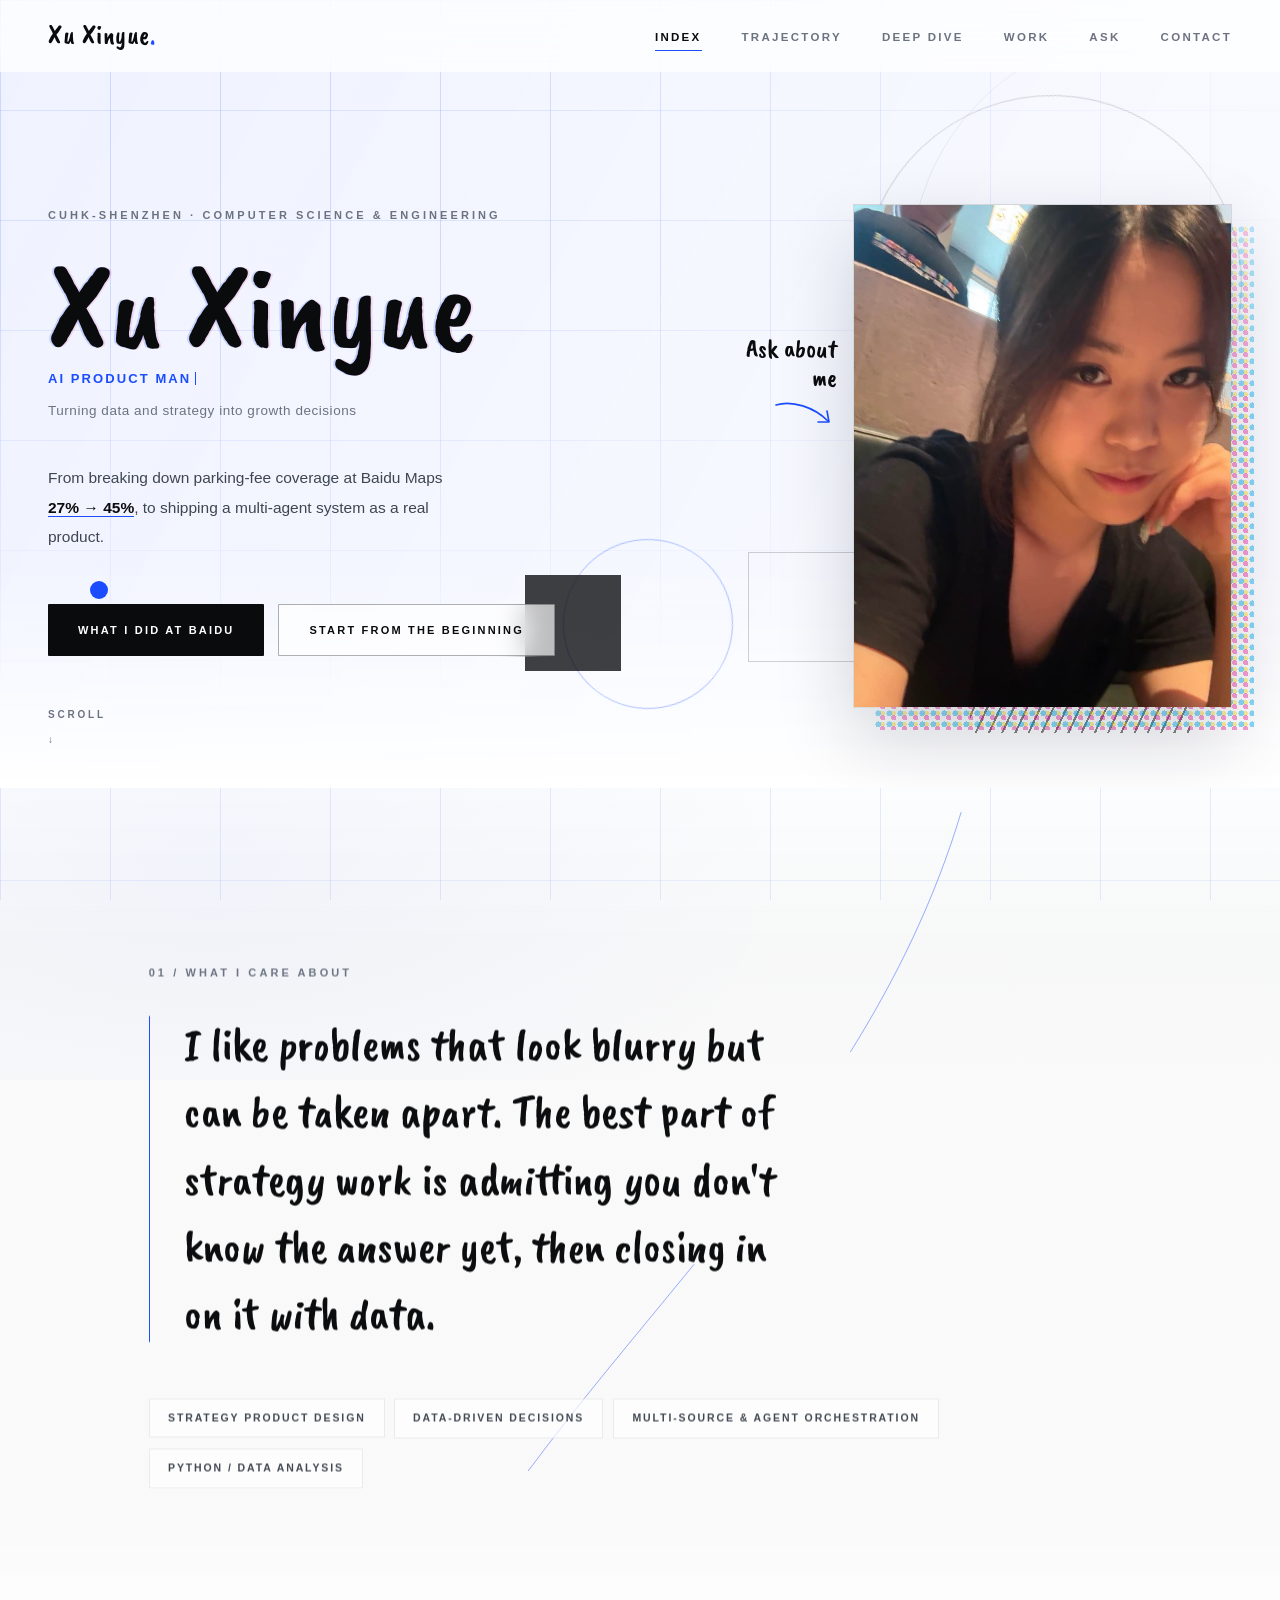
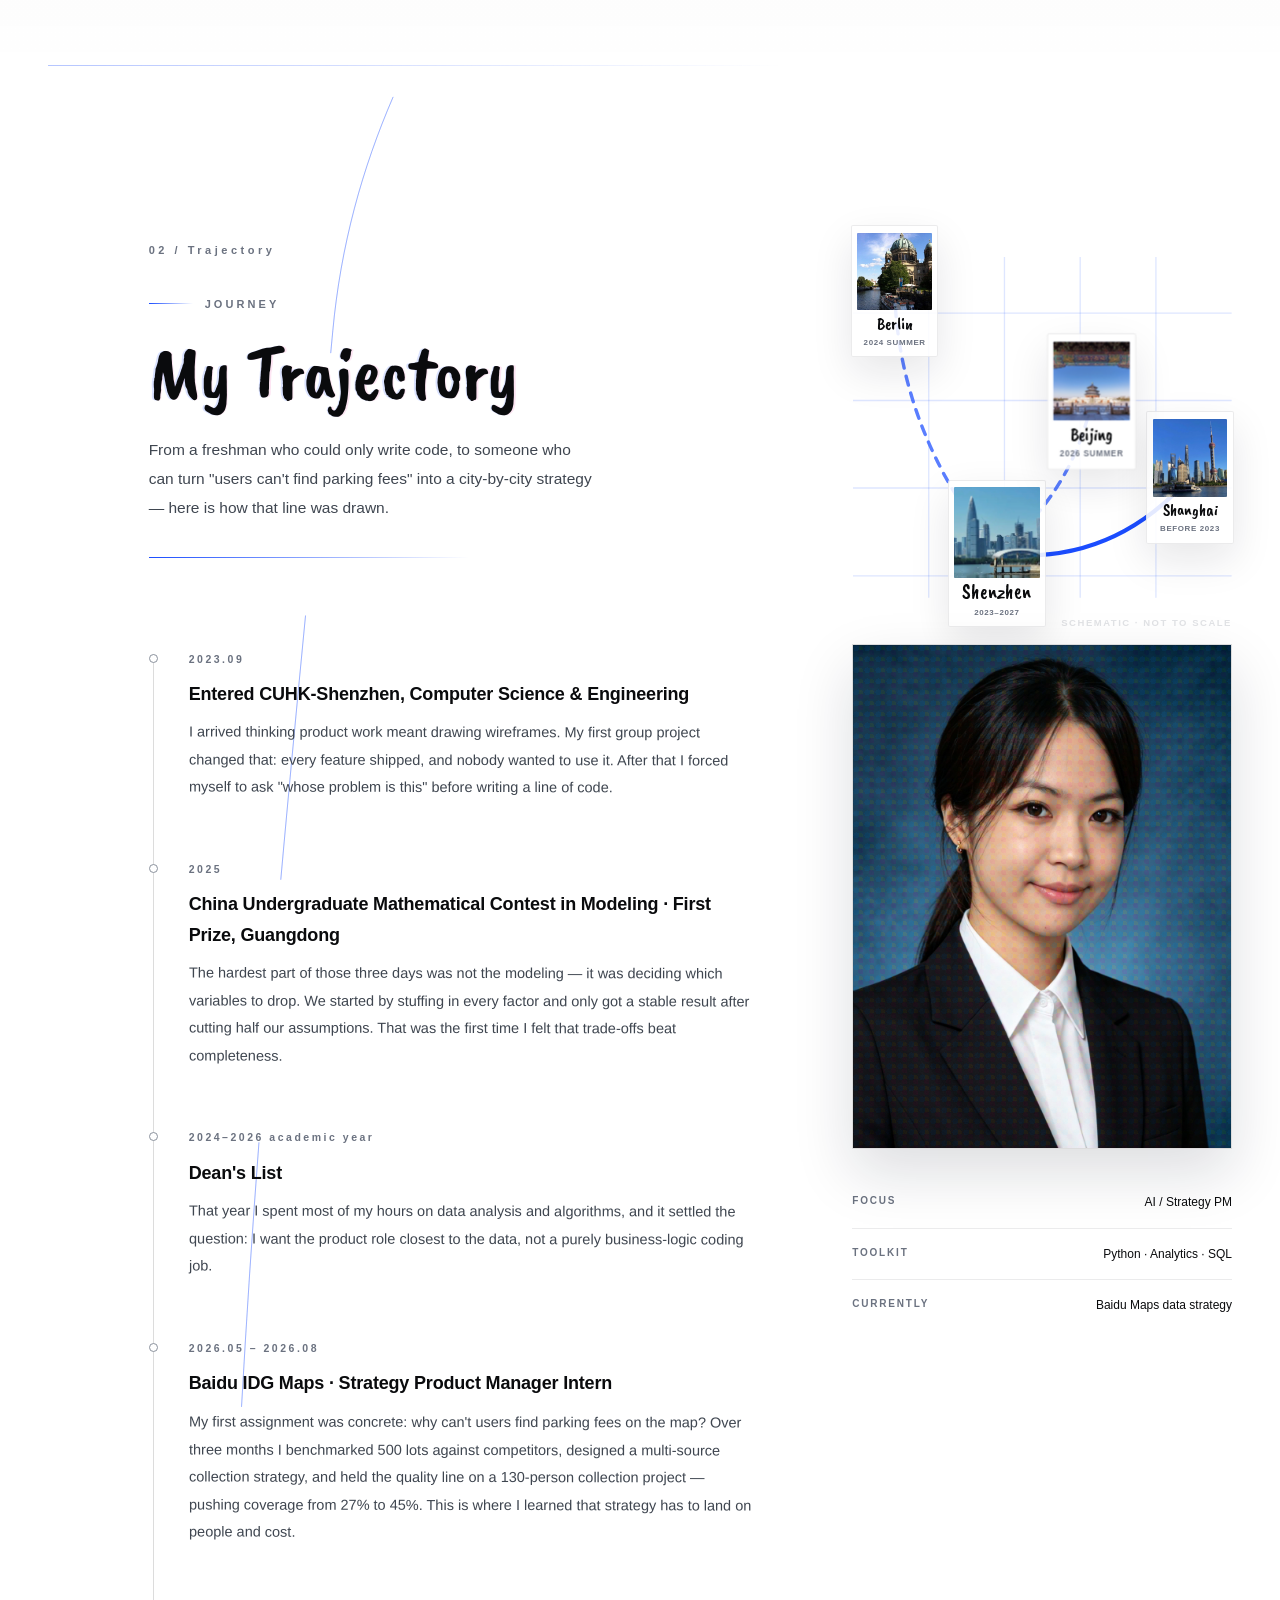
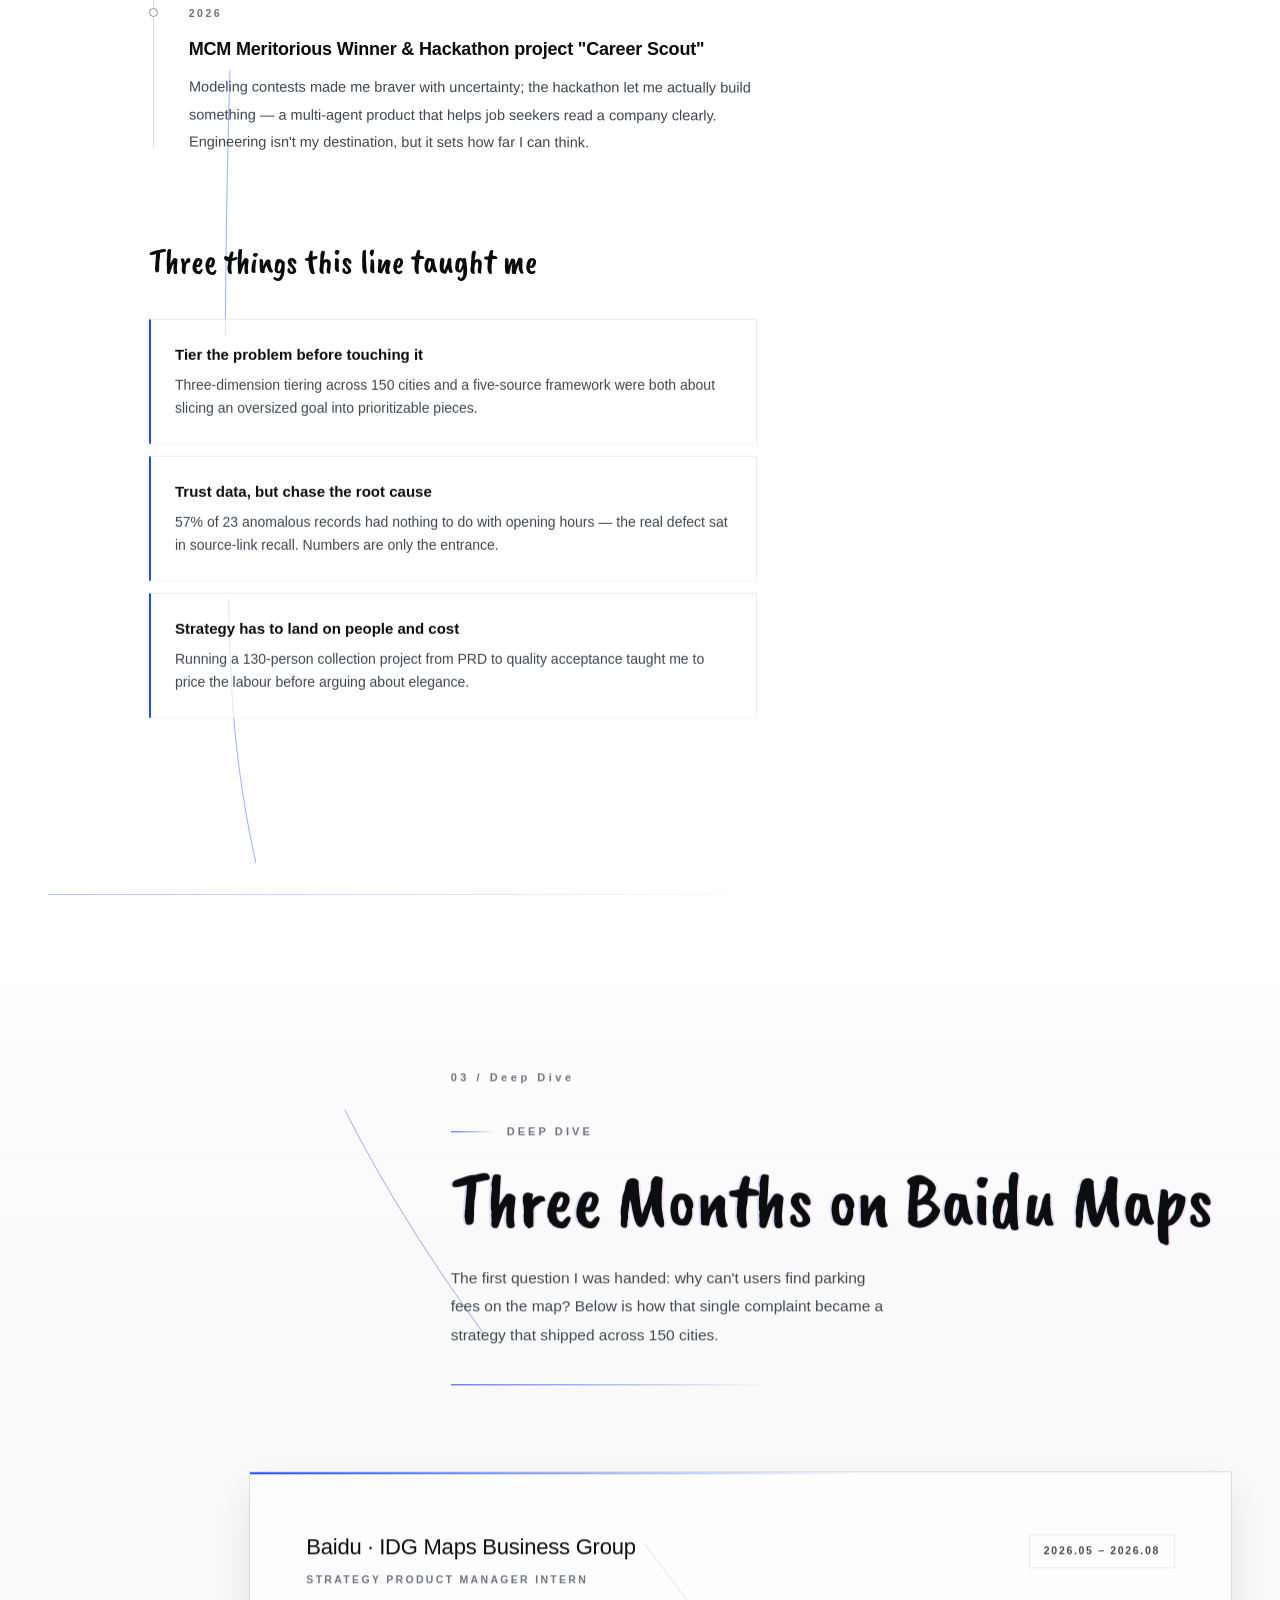
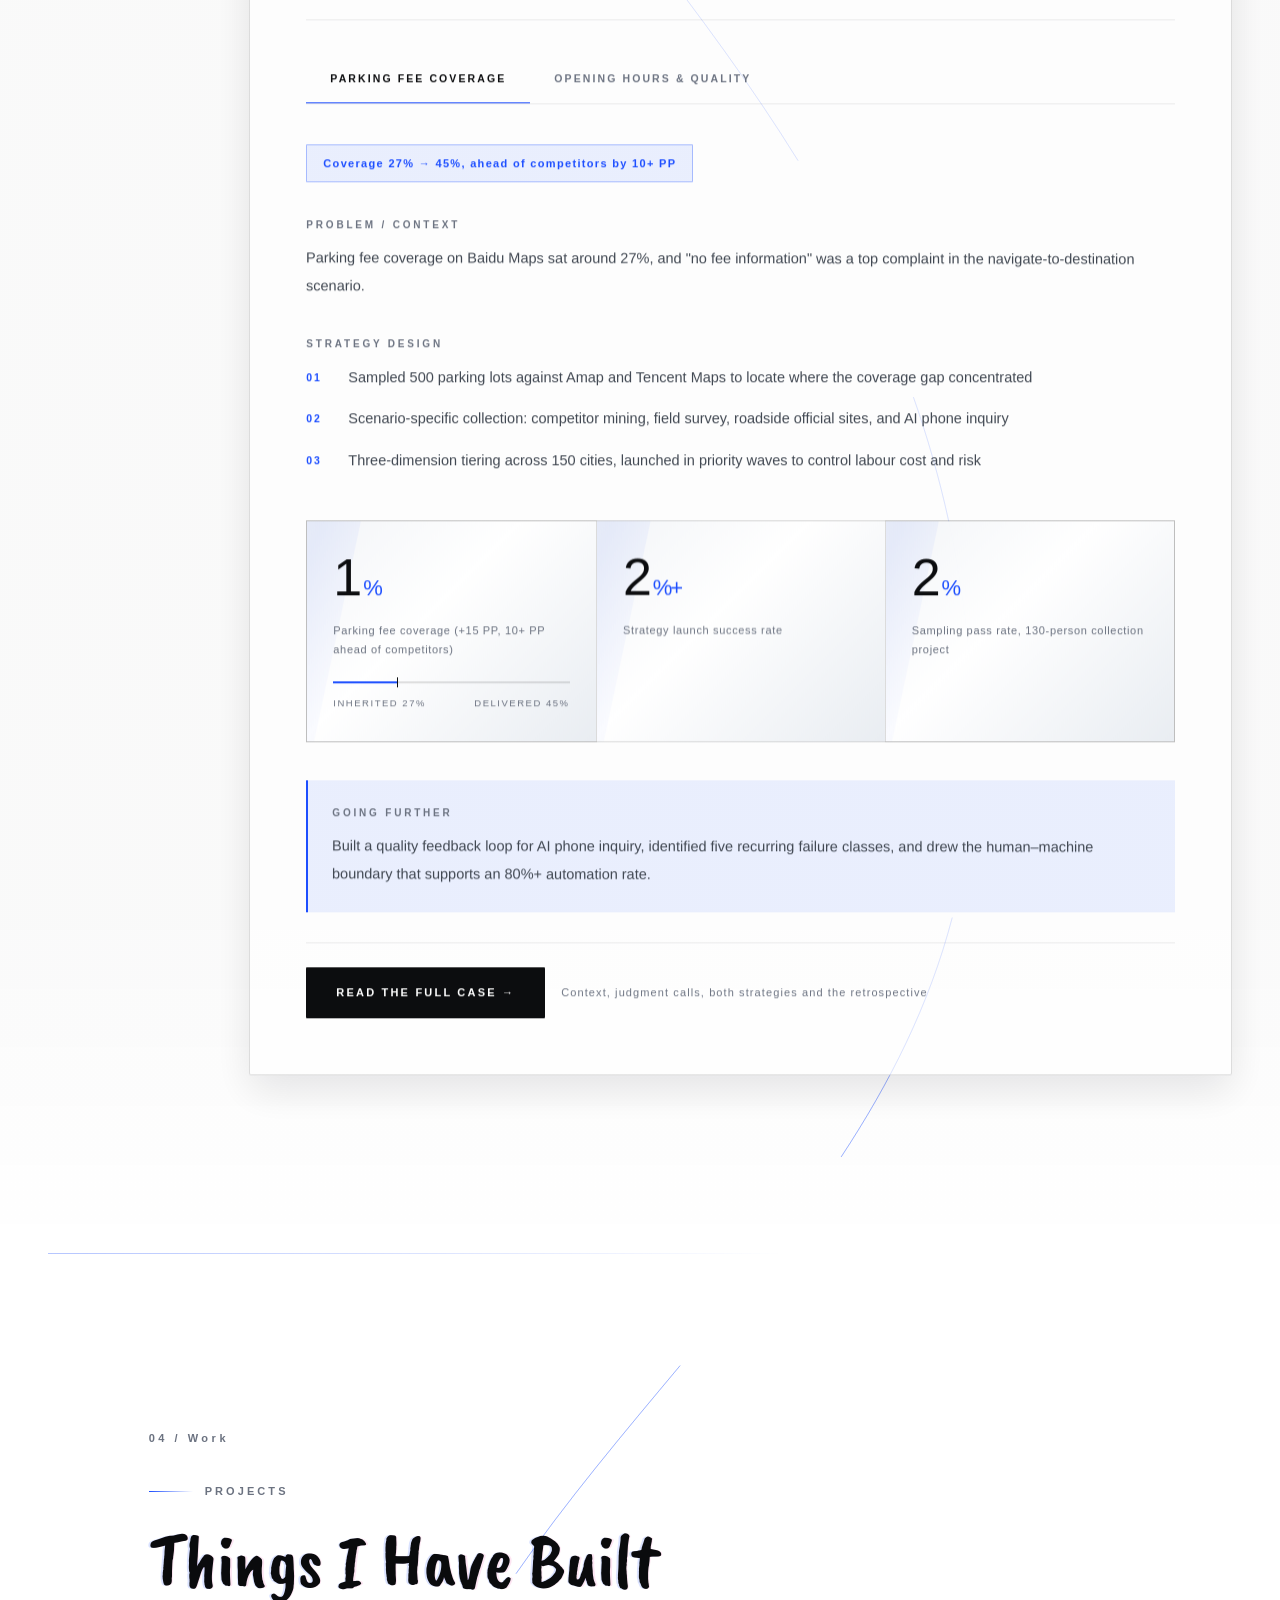
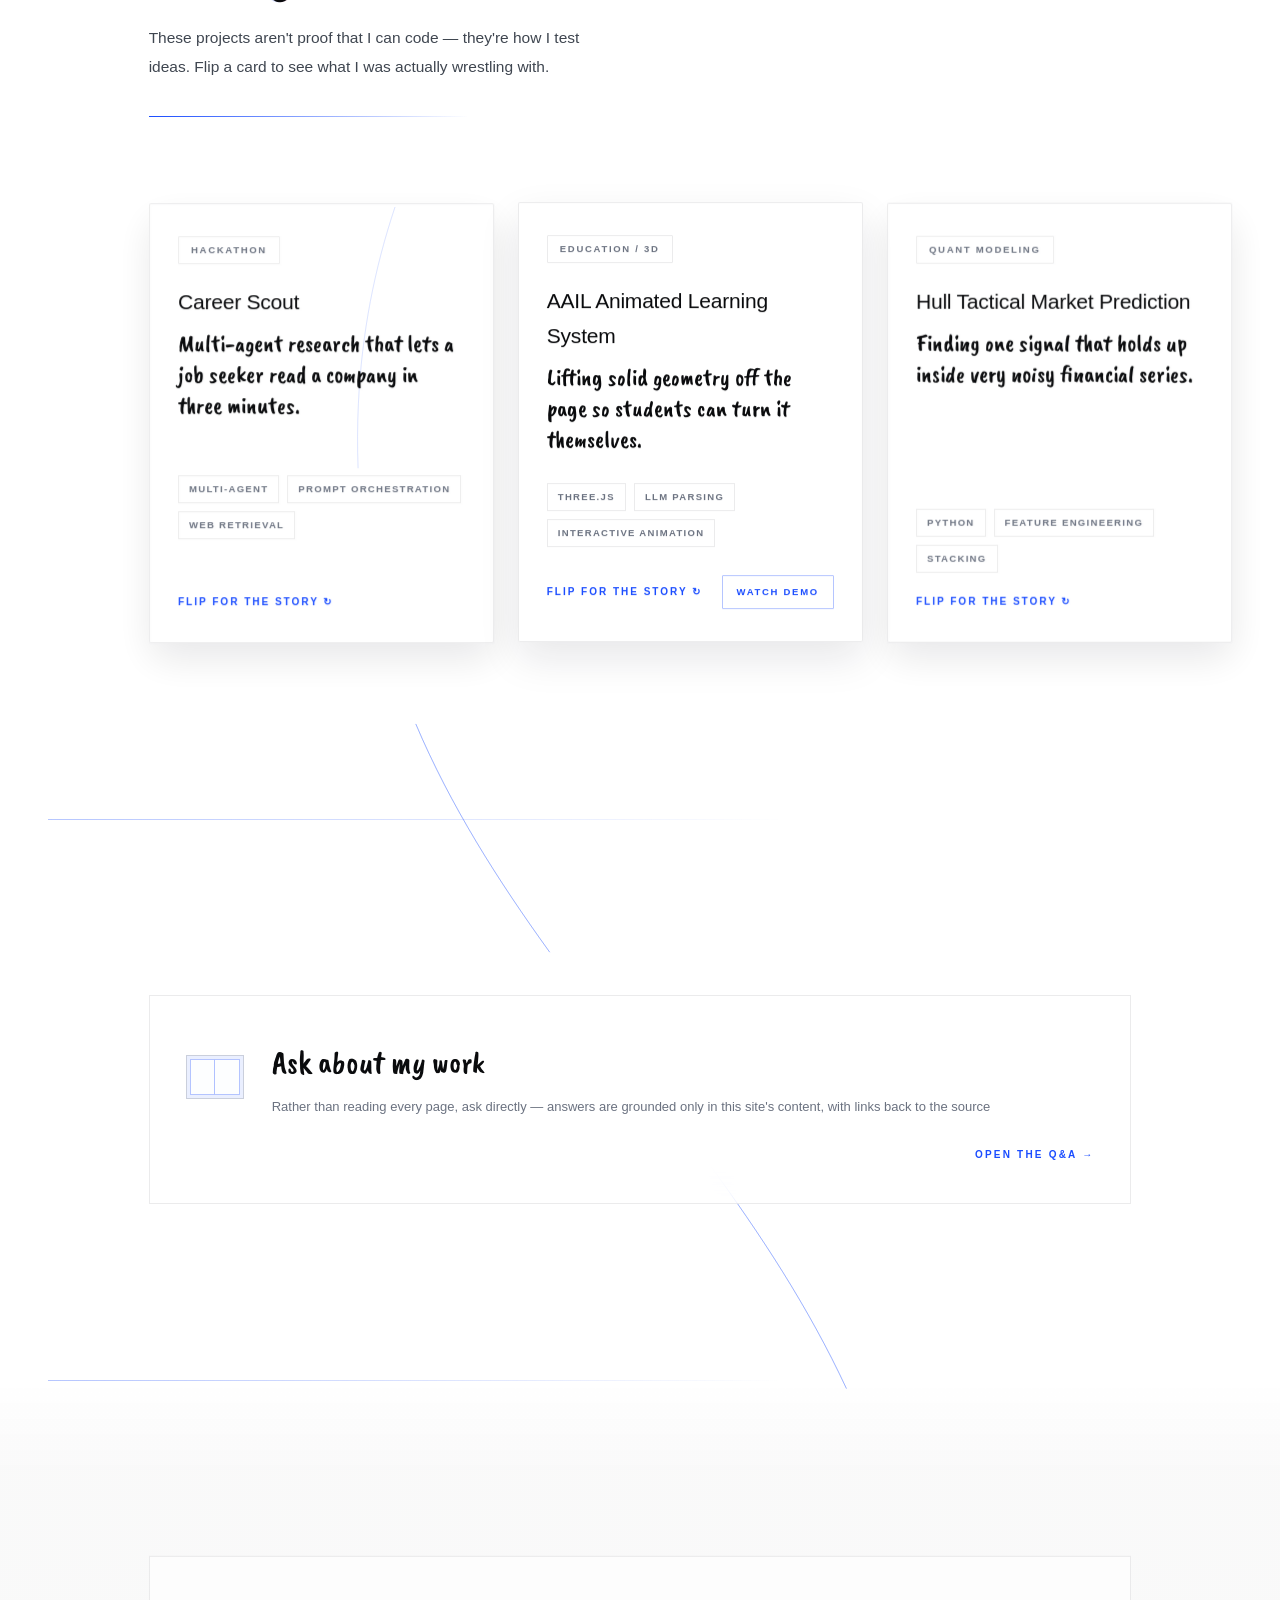
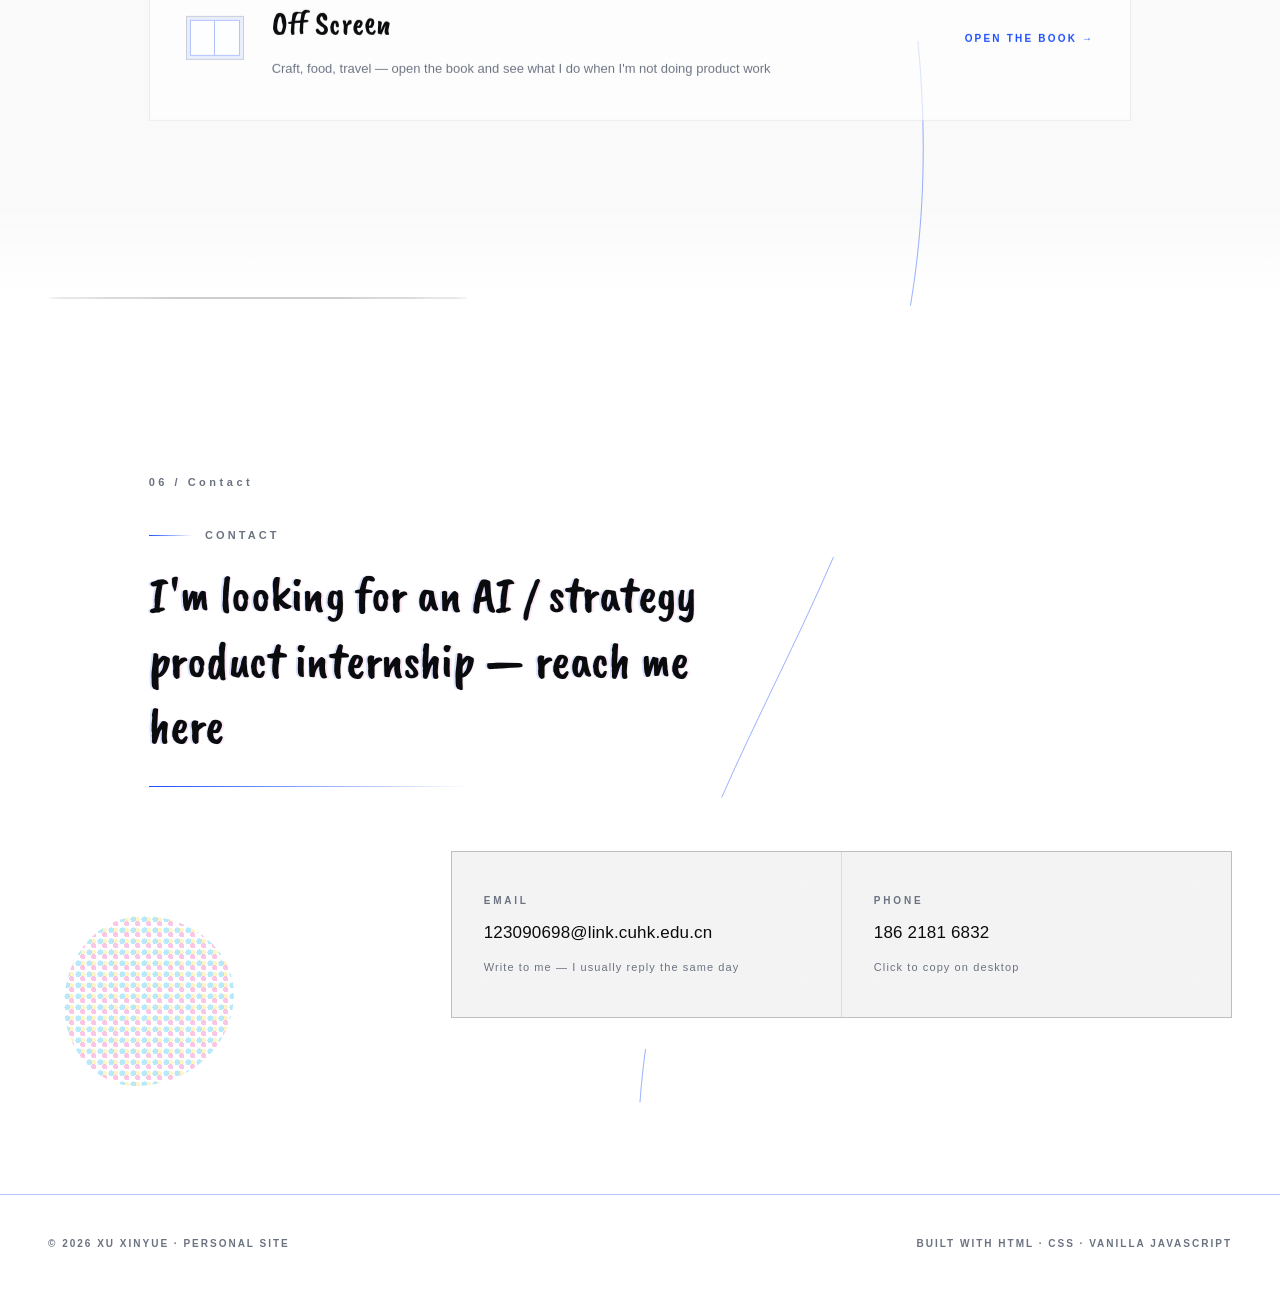
<file: index.html>
<!DOCTYPE html>
<html lang="en">
<head>
<meta charset="UTF-8">
<meta name="viewport" content="width=device-width, initial-scale=1">
<title>Xu Xinyue | Trajectory · Strategy, Projects & Life</title>
<meta name="description" content="Xu Xinyue's personal site: the path from classroom to a strategy product internship at Baidu Maps, the projects I built, what I care about, and life beyond the screen.">
<link rel="preconnect" href="https://fonts.googleapis.com">
<link rel="preconnect" href="https://fonts.gstatic.com" crossorigin>
<!-- 手写标题字体：优先使用系统 SignPainter（macOS/iOS 自带）；下面这行 CDN 只是为非苹果平台提供 Caveat Brush 回退，若不需要跨平台一致可整行删除 -->
<link href="https://fonts.googleapis.com/css2?family=Caveat+Brush&display=swap" rel="stylesheet">
<link rel="stylesheet" href="style.css">
</head>
<body>
<div class="curtain" id="curtain" aria-hidden="true"></div>
<header class="nav" id="nav">
  <div class="nav__inner container">
    <a class="nav__logo" href="#hero">Xu Xinyue<span class="nav__logo-dot">.</span></a>
    <button class="nav__burger" id="navBurger" aria-label="Open navigation menu" aria-expanded="false" aria-controls="navMenu">
      <span></span><span></span><span></span>
    </button>
    <nav class="nav__menu" id="navMenu" aria-label="Main navigation">
      <ul class="nav__list">
        <li><a class="nav__link is-active" href="#hero" data-nav="hero">Index</a></li>
        <li><a class="nav__link" href="#journey" data-nav="journey">Trajectory</a></li>
        <li><a class="nav__link" href="#strategy" data-nav="strategy">Deep Dive</a></li>
        <li><a class="nav__link" href="#projects" data-nav="projects">Work</a></li>
        <li><a class="nav__link" href="#ask" data-nav="ask">Ask</a></li>
        <li><a class="nav__link" href="#contact" data-nav="contact">Contact</a></li>
      </ul>
    </nav>
  </div>
  <div class="scroll-progress" id="scrollProgress" aria-hidden="true"></div>
</header>
<main>
<!-- 贯穿全页的主线：随滚动逐段绘制，把六个板块在视觉上缝成一条。
     viewBox 用 0-100 百分比坐标 + preserveAspectRatio="none"，
     这样 resize 不必重算 d；non-scaling-stroke 保证非等比缩放下线宽仍是 1px -->
<svg class="thread" id="thread" aria-hidden="true" focusable="false"
     viewBox="0 0 100 100" preserveAspectRatio="none">
  <path class="thread__path" id="threadPath" pathLength="1" vector-effect="non-scaling-stroke"
        d="M 78 6
           C 78 13, 30 15, 26 21
           C 22 27, 16 34, 18 42
           C 20 50, 74 52, 76 60
           C 78 66, 30 68, 28 74
           C 26 80, 70 82, 72 88
           C 74 93, 52 95, 50 99"/>
  <!-- 流光点：复用同一条路径，靠一段极短虚线循环跑完全程。
       这样不必引入 MotionPathPlugin，零新增体积 -->
  <use class="thread__spark" id="threadSpark" href="#threadPath"/>
</svg>
<!-- 章节序号里程表：背景层巨型数字，随整页滚动连续换位 -->
<div class="chapter-num" id="chapterNum" aria-hidden="true">
  <span>01</span><span>02</span><span>03</span><span>04</span><span>05</span><span>06</span>
</div>
<section class="hero" id="hero">
  <div class="hero__grid-bg" aria-hidden="true"></div>
  <div class="geo" id="heroGeo" aria-hidden="true">
    <span class="geo__ring geo__ring--lg" data-depth="14"></span>
    <span class="geo__ring geo__ring--sm" data-depth="26"></span>
    <span class="geo__dot geo__dot--pink" data-depth="34"></span>
    <span class="geo__dot geo__dot--blue" data-depth="20"></span>
    <span class="geo__square" data-depth="18"></span>
    <span class="geo__tri" data-depth="30"></span>
    <span class="geo__bars" data-depth="10"></span>
  </div>
  <div class="hero__glow" id="heroGlow" aria-hidden="true"></div>
  <div class="hero__inner container">
    <div class="hero__text">
      <p class="hero__eyebrow">CUHK-Shenzhen · Computer Science &amp; Engineering</p>
      <h1 class="hero__title">Xu Xinyue</h1>
      <p class="hero__role">
        <span class="hero__rotator" id="heroRotator" data-words="AI Product Manager|Strategy Product Manager|Data-Driven Decision Maker">AI Product Manager</span><span class="hero__caret" aria-hidden="true"></span>
        <span class="hero__role-sub">Turning data and strategy into growth decisions</span>
      </p>
      <p class="hero__lead">From breaking down parking-fee coverage at Baidu Maps <em>27% → 45%</em>, to shipping a multi-agent system as a real product.</p>
      <div class="hero__actions">
        <a class="btn btn--primary" href="#strategy">What I did at Baidu</a>
        <a class="btn btn--ghost" href="#journey">Start from the beginning</a>
      </div>
    </div>
    <div class="hero__avatar">
      <!-- 照片本身就是去问答板块的入口；标签绝对定位在照片左外缘（栅格第 8 栏本来是空的），
           它是同一个 <a> 的子元素，所以点文字和点照片都能跳转 -->
      <a class="hero__ask" href="pages/ask.html" aria-label="Open the Q&amp;A page and ask about my work">
        <span class="hero__ask-note" aria-hidden="true">
          <span class="hero__ask-text">Ask about me</span>
          <svg class="hero__ask-arrow" viewBox="0 0 64 40" fill="none" focusable="false">
            <path d="M3 9 C 19 4, 41 11, 55 25"/>
            <path d="M45 26 L 56 26 L 54 15"/>
          </svg>
        </span>
        <img src="assets/life-portrait.jpeg" alt="Portrait of Xu Xinyue" width="750" height="1000">
      </a>
    </div>
  </div>
  <a class="hero__scroll" href="#intro" aria-label="Scroll down for more">
    <span class="hero__scroll-text">Scroll</span>
    <span class="hero__scroll-arrow" aria-hidden="true">↓</span>
  </a>
</section>

<section class="section section--alt" id="intro">
  <div class="container">
    <p class="intro__eyebrow">01 / What I care about</p>
    <p class="intro__statement">
      I like problems that look blurry but can be taken apart. The best part of strategy work is admitting you don't know the answer yet, then closing in on it with data.
    </p>
    <ul class="tag-list">
      <li class="tag">Strategy Product Design</li>
      <li class="tag">Data-Driven Decisions</li>
      <li class="tag">Multi-Source &amp; Agent Orchestration</li>
      <li class="tag">Python / Data Analysis</li>
    </ul>
  </div>
</section>
<section class="section" id="journey">
  <div class="container">
    <div class="section__head">
      <span class="section__index">02 / Trajectory</span>
      <p class="section__eyebrow">Journey</p>
      <h2 class="section__title">My Trajectory</h2>
      <p class="section__desc">From a freshman who could only write code, to someone who can turn "users can't find parking fees" into a city-by-city strategy — here is how that line was drawn.</p>
    </div>
    <!-- 生活足迹示意图。纬度轴真实（y 与纬度线性对应），经度轴被压缩以让三个中国城市可读，
         故角落标注 Schematic · not to scale。实线=定居迁移，虚线=短期停留，这个区分承载信息，勿当装饰改动。 -->
    <div class="footprint" id="footprint">
      <div class="footprint__plot">
        <svg class="footprint__map" viewBox="0 0 100 90" aria-hidden="true" focusable="false">
          <defs>
            <!-- 每条航线一个遮罩：动效统一通过遮罩里的 stroke-dashoffset 绘制，
                 这样虚线航线的 dasharray 图案不会被绘制动画占用。
                 不写 x/y/width/height，让默认的 -10%/120% 视口范围自动覆盖整条线。 -->
            <mask class="fp-mask" id="fpMaskShenzhen" maskUnits="userSpaceOnUse">
              <path class="fp-draw" d="M 89 58.2 Q 68 82 38 78.3" pathLength="1" fill="none" stroke="#fff" stroke-width="4" stroke-linecap="round"/>
            </mask>
            <mask class="fp-mask" id="fpMaskBerlin" maskUnits="userSpaceOnUse">
              <path class="fp-draw" d="M 38 78.3 Q 12 46 11 9" pathLength="1" fill="none" stroke="#fff" stroke-width="4" stroke-linecap="round"/>
            </mask>
            <mask class="fp-mask" id="fpMaskBeijing" maskUnits="userSpaceOnUse">
              <path class="fp-draw" d="M 38 78.3 Q 58 62 63 38.2" pathLength="1" fill="none" stroke="#fff" stroke-width="4" stroke-linecap="round"/>
            </mask>
          </defs>
          <!-- 纬线位置是真实的：y = 10 + (52.52 − lat) / 29.98 × 77，再乘 0.9 换到 viewBox -->
          <g class="fp-grid">
            <line x1="0" y1="14.8" x2="100" y2="14.8"/>
            <line x1="0" y1="37.9" x2="100" y2="37.9"/>
            <line x1="0" y1="61" x2="100" y2="61"/>
            <line x1="0" y1="84.2" x2="100" y2="84.2"/>
            <line x1="20" y1="0" x2="20" y2="90"/>
            <line x1="40" y1="0" x2="40" y2="90"/>
            <line x1="60" y1="0" x2="60" y2="90"/>
            <line x1="80" y1="0" x2="80" y2="90"/>
          </g>
          <g class="fp-routes">
            <!-- 实线：上海 → 深圳，出生地到读大学的城市 -->
            <path class="fp-route fp-route--solid" d="M 89 58.2 Q 68 82 38 78.3" mask="url(#fpMaskShenzhen)"/>
            <!-- 虚线：深圳 ↔ 柏林，2024 夏暑期课程 -->
            <path class="fp-route fp-route--dashed" d="M 38 78.3 Q 12 46 11 9" mask="url(#fpMaskBerlin)"/>
            <!-- 虚线：深圳 ↔ 北京，2026 夏实习 -->
            <path class="fp-route fp-route--dashed" d="M 38 78.3 Q 58 62 63 38.2" mask="url(#fpMaskBeijing)"/>
          </g>
        </svg>
        <button class="fp-node" type="button" style="--x: 89%; --y: 64.7%" data-city="shanghai"
                aria-pressed="false" aria-label="Shanghai, before 2023 — activate to flip for details">
          <span class="fp-node__inner">
            <span class="fp-node__face fp-node__face--front">
              <span class="fp-node__photo" aria-hidden="true"><img src="assets/city-shanghai.jpeg" alt="" width="400" height="385" loading="lazy"></span>
              <span class="fp-node__city">Shanghai</span>
              <span class="fp-node__year">before 2023</span>
            </span>
            <span class="fp-node__face fp-node__face--back">
              <span class="fp-node__note">Where I was born and grew up</span>
            </span>
          </span>
        </button>
        <button class="fp-node fp-node--base" type="button" style="--x: 38%; --y: 87%" data-city="shenzhen"
                aria-pressed="false" aria-label="Shenzhen, 2023 to 2027 — activate to flip for details">
          <span class="fp-node__inner">
            <span class="fp-node__face fp-node__face--front">
              <span class="fp-node__photo" aria-hidden="true"><img src="assets/city-shenzhen.jpeg" alt="" width="400" height="371" loading="lazy"></span>
              <span class="fp-node__city">Shenzhen</span>
              <span class="fp-node__year">2023–2027</span>
            </span>
            <span class="fp-node__face fp-node__face--back">
              <span class="fp-node__note">CUHK-Shenzhen · CS &amp; Engineering</span>
            </span>
          </span>
        </button>
        <button class="fp-node" type="button" style="--x: 11%; --y: 10%" data-city="berlin"
                aria-pressed="false" aria-label="Berlin, summer 2024 — activate to flip for details">
          <span class="fp-node__inner">
            <span class="fp-node__face fp-node__face--front">
              <span class="fp-node__photo" aria-hidden="true"><img src="assets/city-berlin.jpeg" alt="" width="400" height="300" loading="lazy"></span>
              <span class="fp-node__city">Berlin</span>
              <span class="fp-node__year">2024 Summer</span>
            </span>
            <span class="fp-node__face fp-node__face--back">
              <span class="fp-node__note">Humboldt University summer course</span>
            </span>
          </span>
        </button>
        <button class="fp-node" type="button" style="--x: 63%; --y: 42.4%" data-city="beijing"
                aria-pressed="false" aria-label="Beijing, summer 2026 — activate to flip for details">
          <span class="fp-node__inner">
            <span class="fp-node__face fp-node__face--front">
              <span class="fp-node__photo" aria-hidden="true"><img src="assets/city-beijing.jpeg" alt="" width="400" height="232" loading="lazy"></span>
              <span class="fp-node__city">Beijing</span>
              <span class="fp-node__year">2026 Summer</span>
            </span>
            <span class="fp-node__face fp-node__face--back">
              <span class="fp-node__note">Baidu IDG Maps · Strategy PM intern</span>
            </span>
          </span>
        </button>
      </div>
      <p class="footprint__caption">Schematic · not to scale</p>
    </div>
    <div class="journey__grid">
      <div class="journey__main">
        <ol class="journey" id="journeyList">
          <li class="journey__item">
            <span class="journey__time">2023.09</span>
            <h3 class="journey__title">Entered CUHK-Shenzhen, Computer Science &amp; Engineering</h3>
            <p class="journey__text">I arrived thinking product work meant drawing wireframes. My first group project changed that: every feature shipped, and nobody wanted to use it. After that I forced myself to ask "whose problem is this" before writing a line of code.</p>
          </li>
          <li class="journey__item">
            <span class="journey__time">2025</span>
            <h3 class="journey__title">China Undergraduate Mathematical Contest in Modeling · First Prize, Guangdong</h3>
            <p class="journey__text">The hardest part of those three days was not the modeling — it was deciding which variables to drop. We started by stuffing in every factor and only got a stable result after cutting half our assumptions. That was the first time I felt that trade-offs beat completeness.</p>
          </li>
          <li class="journey__item">
            <span class="journey__time">2024–2026 academic year</span>
            <h3 class="journey__title">Dean's List</h3>
            <p class="journey__text">That year I spent most of my hours on data analysis and algorithms, and it settled the question: I want the product role closest to the data, not a purely business-logic coding job.</p>
          </li>
          <li class="journey__item">
            <span class="journey__time">2026.05 – 2026.08</span>
            <h3 class="journey__title">Baidu IDG Maps · Strategy Product Manager Intern</h3>
            <p class="journey__text">My first assignment was concrete: why can't users find parking fees on the map? Over three months I benchmarked 500 lots against competitors, designed a multi-source collection strategy, and held the quality line on a 130-person collection project — pushing coverage from 27% to 45%. This is where I learned that strategy has to land on people and cost.</p>
          </li>
          <li class="journey__item">
            <span class="journey__time">2026</span>
            <h3 class="journey__title">MCM Meritorious Winner &amp; Hackathon project "Career Scout"</h3>
            <p class="journey__text">Modeling contests made me braver with uncertainty; the hackathon let me actually build something — a multi-agent product that helps job seekers read a company clearly. Engineering isn't my destination, but it sets how far I can think.</p>
          </li>
        </ol>

        <h3 class="about__subtitle">Three things this line taught me</h3>
        <ul class="ability">
          <li class="ability__item">
            <p class="ability__title">Tier the problem before touching it</p>
            <p class="ability__desc">Three-dimension tiering across 150 cities and a five-source framework were both about slicing an oversized goal into prioritizable pieces.</p>
          </li>
          <li class="ability__item">
            <p class="ability__title">Trust data, but chase the root cause</p>
            <p class="ability__desc">57% of 23 anomalous records had nothing to do with opening hours — the real defect sat in source-link recall. Numbers are only the entrance.</p>
          </li>
          <li class="ability__item">
            <p class="ability__title">Strategy has to land on people and cost</p>
            <p class="ability__desc">Running a 130-person collection project from PRD to quality acceptance taught me to price the labour before arguing about elegance.</p>
          </li>
        </ul>
      </div>
      <aside class="about__aside">
        <div class="about__figure">
          <img src="assets/portrait.jpeg" alt="Formal portrait of Xu Xinyue" width="960" height="1280">
        </div>
        <ul class="about__facts">
          <li><span>Focus</span><strong>AI / Strategy PM</strong></li>
          <li><span>Toolkit</span><strong>Python · Analytics · SQL</strong></li>
          <li><span>Currently</span><strong>Baidu Maps data strategy</strong></li>
        </ul>
      </aside>
    </div>
  </div>
</section>
<section class="section section--alt" id="strategy">
  <div class="container">
    <div class="section__head">
      <span class="section__index">03 / Deep Dive</span>
      <p class="section__eyebrow">Deep Dive</p>
      <h2 class="section__title">Three Months on Baidu Maps</h2>
      <p class="section__desc">The first question I was handed: why can't users find parking fees on the map? Below is how that single complaint became a strategy that shipped across 150 cities.</p>
    </div>

    <article class="exp card">
      <header class="exp__head">
        <div>
          <h3 class="exp__company">Baidu · IDG Maps Business Group</h3>
          <p class="exp__role">Strategy Product Manager Intern</p>
        </div>
        <span class="exp__period">2026.05 – 2026.08</span>
      </header>

      <div class="tabs" role="tablist" aria-label="Internship workstreams">
        <button class="tab is-active" role="tab" id="tab-a" aria-selected="true" aria-controls="panel-a">Parking Fee Coverage</button>
        <button class="tab" role="tab" id="tab-b" aria-selected="false" aria-controls="panel-b">Opening Hours &amp; Quality</button>
      </div>

      <div class="tab-panel" id="panel-a" role="tabpanel" aria-labelledby="tab-a">
        <p class="exp__result">Coverage 27% → 45%, ahead of competitors by 10+ PP</p>
        <div class="exp__block">
          <h4 class="exp__label">Problem / Context</h4>
          <p>Parking fee coverage on Baidu Maps sat around 27%, and "no fee information" was a top complaint in the navigate-to-destination scenario.</p>
        </div>
        <div class="exp__block">
          <h4 class="exp__label">Strategy Design</h4>
          <ol class="steps">
            <li>Sampled 500 parking lots against Amap and Tencent Maps to locate where the coverage gap concentrated</li>
            <li>Scenario-specific collection: competitor mining, field survey, roadside official sites, and AI phone inquiry</li>
            <li>Three-dimension tiering across 150 cities, launched in priority waves to control labour cost and risk</li>
          </ol>
        </div>
        <div class="stat-grid">
          <div class="stat-card">
            <p class="stat-card__value"><span class="stat-num" data-target="45">0</span><span class="stat-suffix">%</span></p>
            <p class="stat-card__label">Parking fee coverage (+15 PP, 10+ PP ahead of competitors)</p>
            <div class="stat-bar" data-from="27" data-to="45">
              <span class="stat-bar__fill"></span>
              <span class="stat-bar__base" style="left: 27%"></span>
            </div>
            <p class="stat-bar__legend"><span>Inherited 27%</span><span>Delivered 45%</span></p>
          </div>
          <div class="stat-card">
            <p class="stat-card__value"><span class="stat-num" data-target="85">0</span><span class="stat-suffix">%+</span></p>
            <p class="stat-card__label">Strategy launch success rate</p>
          </div>
          <div class="stat-card">
            <p class="stat-card__value"><span class="stat-num" data-target="80">0</span><span class="stat-suffix">%</span></p>
            <p class="stat-card__label">Sampling pass rate, 130-person collection project</p>
          </div>
        </div>
        <div class="exp__block exp__block--think">
          <h4 class="exp__label">Going Further</h4>
          <p>Built a quality feedback loop for AI phone inquiry, identified five recurring failure classes, and drew the human–machine boundary that supports an 80%+ automation rate.</p>
        </div>
      </div>

      <div class="tab-panel" id="panel-b" role="tabpanel" aria-labelledby="tab-b" hidden>
        <p class="exp__result">Coverage lifted at zero incremental collection cost</p>
        <div class="exp__block">
          <h4 class="exp__label">Problem / Context</h4>
          <p>Manual production volume was off by an order of magnitude. Tracing 23 anomalous records showed 57% were unrelated to opening hours — the root cause was a defect in source-link recall.</p>
        </div>
        <div class="exp__block">
          <h4 class="exp__label">Strategy Design</h4>
          <ol class="steps">
            <li>Five-source framework: barrier-breaking crawl, parent-child inheritance, brand sweeping, obvious-fake filtering, competitor mining</li>
            <li>Core principle "zero incremental collection cost, maximum coverage" — reuse existing data relations first</li>
            <li>Validated with ground-truth sampling before opening the full pipeline</li>
          </ol>
        </div>
        <div class="stat-grid">
          <div class="stat-card">
            <p class="stat-card__value"><span class="stat-num" data-target="85">0</span><span class="stat-suffix">%+</span></p>
            <p class="stat-card__label">Ground-truth validation accuracy</p>
          </div>
          <div class="stat-card">
            <p class="stat-card__value"><span class="stat-num" data-target="150">0</span><span class="stat-suffix">+</span></p>
            <p class="stat-card__label">Official sites covered (plus 10 mini-program sources)</p>
          </div>
          <div class="stat-card">
            <p class="stat-card__value"><span class="stat-num" data-target="70">0</span><span class="stat-suffix">w+</span></p>
            <p class="stat-card__label">New POIs unlocked past encyclopedia limits</p>
          </div>
        </div>
        <div class="exp__block exp__block--think">
          <h4 class="exp__label">Going Further</h4>
          <p>Parent-child inheritance raised coverage without adding collection cost — a reminder that cost efficiency is part of strategy design, not an afterthought.</p>
        </div>
      </div>

      <div class="exp__more">
        <a class="btn btn--primary" href="pages/case-baidu-map.html">Read the full case →</a>
        <p class="exp__more-hint">Context, judgment calls, both strategies and the retrospective</p>
      </div>
    </article>
  </div>
</section>
<section class="section" id="projects">
  <div class="container">
    <div class="section__head">
      <span class="section__index">04 / Work</span>
      <p class="section__eyebrow">Projects</p>
      <h2 class="section__title">Things I Have Built</h2>
      <p class="section__desc">These projects aren't proof that I can code — they're how I test ideas. Flip a card to see what I was actually wrestling with.</p>
    </div>

    <div class="proj-grid">
      <article class="flip" tabindex="0" role="button" aria-pressed="false" aria-label="Career Scout project, click or press Enter to flip and read the story">
        <div class="flip__inner">
          <div class="flip__face flip__face--front">
            <p class="proj__tag">Hackathon</p>
            <h3 class="proj__title">Career Scout</h3>
            <p class="flip__hook">Multi-agent research that lets a job seeker read a company in three minutes.</p>
            <ul class="flip__stack"><li>Multi-Agent</li><li>Prompt Orchestration</li><li>Web Retrieval</li></ul>
            <div class="flip__footer">
              <p class="flip__cue">Flip for the story ↻</p>
              <!-- Watch Demo 暂时摘掉：assets/zhitan-demo.mp4 有 160MB，被 .vercelignore 排除，
                   线上点开会是黑播放器。视频托管方案（ffmpeg 重编 / B 站嵌入）落地后，
                   把下面这段取消注释即可；若改成 B 站，只需把 data-demo 指向新的播放器页。
              <button type="button" class="proj__demo-btn"
                      data-demo="assets/zhitan-demo-player.html"
                      data-demo-title="Career Scout · Demo"
                      aria-label="Watch the Career Scout demo video">
                Watch Demo
              </button>
              -->
            </div>
          </div>
          <div class="flip__face flip__face--back">
            <h4 class="flip__back-title">Career Scout · behind it</h4>
            <p class="flip__line"><span>My role</span>Product design + agent task orchestration</p>
            <p class="flip__line"><span>The problem</span>Judging one company means five-plus platforms, with fragmented and contradictory information</p>
            <p class="flip__line"><span>What I did</span>Split "trustworthiness" into registry risk, sentiment, pay, interview process and employee reviews; one agent per dimension in parallel, with a controller agent resolving conflicts</p>
            <p class="flip__line"><span>What I learned</span>The value of multi-agent isn't faster retrieval — it's having something judge which source to believe</p>
            <a class="flip__link" href="pages/project-zhitan.html">View details →</a>
          </div>
        </div>
      </article>

      <article class="flip" tabindex="0" role="button" aria-pressed="false" aria-label="AAIL animated learning system project, click or press Enter to flip and read the story">
        <div class="flip__inner">
          <div class="flip__face flip__face--front">
            <p class="proj__tag">Education / 3D</p>
            <h3 class="proj__title">AAIL Animated Learning System</h3>
            <p class="flip__hook">Lifting solid geometry off the page so students can turn it themselves.</p>
            <ul class="flip__stack"><li>Three.js</li><li>LLM Parsing</li><li>Interactive Animation</li></ul>
            <div class="flip__footer">
              <p class="flip__cue">Flip for the story ↻</p>
              <button type="button" class="proj__demo-btn"
                      data-demo="assets/aail-demo-player.html"
                      data-demo-title="AAIL · Demo"
                      aria-label="Watch the AAIL demo video">
                Watch Demo
              </button>
            </div>
          </div>
          <div class="flip__face flip__face--back">
            <h4 class="flip__back-title">AAIL · behind it</h4>
            <p class="flip__line"><span>My role</span>Product design + front-end implementation</p>
            <p class="flip__line"><span>The problem</span>In K-12 solid geometry the hard part isn't the arithmetic — it's building the space in your head</p>
            <p class="flip__line"><span>What I did</span>Parsed natural-language problems into geometric parameters and animation timing, rendered rotatable exploded models in Three.js, and generated auxiliary lines step by step</p>
            <p class="flip__line"><span>What I learned</span>The real difficulty in education products is step granularity, not rendering quality</p>
            <a class="flip__link" href="pages/project-aail.html">View details →</a>
          </div>
        </div>
      </article>

      <article class="flip" tabindex="0" role="button" aria-pressed="false" aria-label="Hull Tactical Market Prediction project, click or press Enter to flip and read the story">
        <div class="flip__inner">
          <div class="flip__face flip__face--front">
            <p class="proj__tag">Quant Modeling</p>
            <h3 class="proj__title">Hull Tactical Market Prediction</h3>
            <p class="flip__hook">Finding one signal that holds up inside very noisy financial series.</p>
            <ul class="flip__stack"><li>Python</li><li>Feature Engineering</li><li>Stacking</li></ul>
            <p class="flip__cue">Flip for the story ↻</p>
          </div>
          <div class="flip__face flip__face--back">
            <h4 class="flip__back-title">Hull Tactical · behind it</h4>
            <p class="flip__line"><span>My role</span>Feature design and model blending</p>
            <p class="flip__line"><span>The problem</span>A single model scored well, then collapsed on another window — textbook overfitting</p>
            <p class="flip__line"><span>What I did</span>Built features across price momentum, volatility structure and macro sentiment, pinned overfitting down with time-series cross-validation, then stacked the base models</p>
            <p class="flip__line"><span>Result</span>Pearson 0.384, annualized Sharpe 2.97 — control stability first, then chase score; that order can't be reversed</p>
            <a class="flip__link" href="pages/project-hull.html">View details →</a>
          </div>
        </div>
      </article>
    </div>
  </div>
</section>

<!-- 问答组件已移到独立页 pages/ask.html；这里只留入口块。
     id="ask" 必须保留：导航的 scroll-spy 靠 data-nav="ask" 找它 -->
<section class="section" id="ask">
  <div class="container">
    <a class="life-entry" href="pages/ask.html">
      <span class="life-entry__book" aria-hidden="true"></span>
      <span>
        <span class="life-entry__title">Ask about my work</span>
        <span class="life-entry__desc">Rather than reading every page, ask directly — answers are grounded only in this site's content, with links back to the source</span>
      </span>
      <span class="life-entry__go">Open the Q&amp;A →</span>
    </a>
  </div>
</section>

<section class="section section--alt" id="life">
  <div class="container">
    <a class="life-entry" href="pages/life.html">
      <span class="life-entry__book" aria-hidden="true"></span>
      <span>
        <span class="life-entry__title">Off Screen</span>
        <span class="life-entry__desc">Craft, food, travel — open the book and see what I do when I'm not doing product work</span>
      </span>
      <span class="life-entry__go">Open the book →</span>
    </a>
  </div>
</section>

<section class="section section--closing" id="contact">
  <div class="container">
    <div class="section__head contact__head">
      <span class="section__index">06 / Contact</span>
      <p class="section__eyebrow">Contact</p>
      <h2 class="section__title">I'm looking for an AI / strategy product internship — reach me here</h2>
    </div>
    <div class="contact__grid">
      <a class="contact-card" href="mailto:123090698@link.cuhk.edu.cn">
        <span class="contact-card__label">Email</span>
        <span class="contact-card__value">123090698@link.cuhk.edu.cn</span>
        <span class="contact-card__hint">Write to me — I usually reply the same day</span>
      </a>
      <a class="contact-card" href="tel:+8618621816832" id="phoneCard" data-phone="186 2181 6832">
        <span class="contact-card__label">Phone</span>
        <span class="contact-card__value">186 2181 6832</span>
        <span class="contact-card__hint">Click to copy on desktop</span>
      </a>
    </div>
  </div>
</section>
</main>
<footer class="footer">
  <div class="container footer__inner">
    <p>© 2026 Xu Xinyue · Personal Site</p>
    <p class="footer__meta">Built with HTML · CSS · Vanilla JavaScript</p>
  </div>
</footer>
<div class="demo-modal" id="demoModal" hidden role="dialog" aria-modal="true" aria-labelledby="demoModalTitle">
  <div class="demo-modal__backdrop" data-close></div>
  <div class="demo-modal__panel">
    <header class="demo-modal__head">
      <h3 id="demoModalTitle">Career Scout · Demo</h3>
      <button type="button" class="demo-modal__close" data-close aria-label="Close demo">✕</button>
    </header>
    <iframe class="demo-modal__frame" title="Demo video" loading="lazy"></iframe>
  </div>
</div>
<svg class="goo-defs" aria-hidden="true" focusable="false">
  <filter id="goo">
    <feGaussianBlur in="SourceGraphic" stdDeviation="9" result="blurred"/>
    <feColorMatrix in="blurred" mode="matrix"
      values="1 0 0 0 0  0 1 0 0 0  0 0 1 0 0  0 0 0 20 -9"/>
  </filter>
</svg>
<div class="goo" id="gooLayer" aria-hidden="true">
  <span class="goo__blob goo__blob--lead"></span>
  <span class="goo__blob goo__blob--trail"></span>
</div>
<div class="toast" id="toast" role="status" aria-live="polite"></div>
<script src="vendor/gsap.min.js" defer></script>
<script src="vendor/ScrollTrigger.min.js" defer></script>
<script src="vendor/SplitText.min.js" defer></script>
<script src="script.js" defer></script>
<script src="motion.js" defer></script>
</body>
</html>
</file>
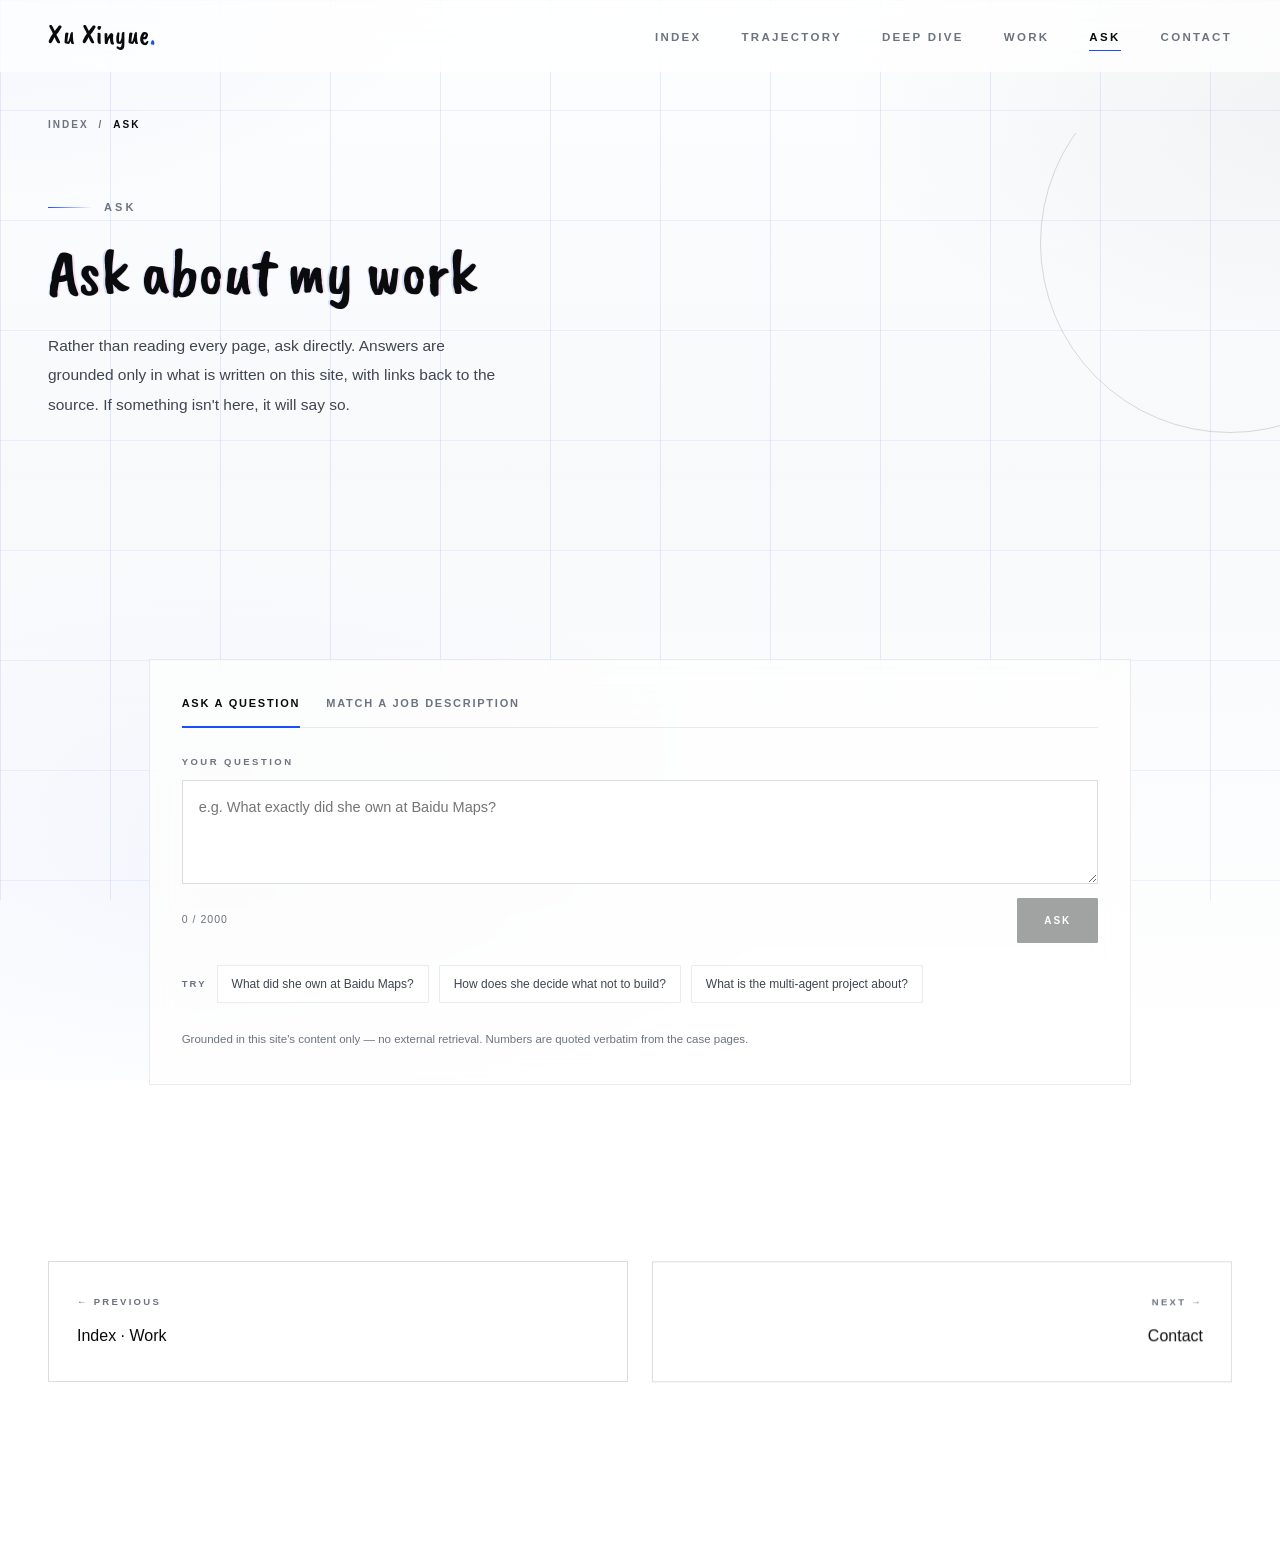
<file: pages/ask.html>
<!DOCTYPE html>
<html lang="en">
<head>
<meta charset="UTF-8">
<meta name="viewport" content="width=device-width, initial-scale=1">
<title>Ask about my work | Xu Xinyue</title>
<meta name="description" content="Ask a question about Xu Xinyue's strategy work and projects, or paste a job description to see where it overlaps. Answers are grounded only in this site's content, with links back to the source.">
<link rel="preconnect" href="https://fonts.googleapis.com">
<link rel="preconnect" href="https://fonts.gstatic.com" crossorigin>
<!-- 手写标题字体：优先使用系统 SignPainter（macOS/iOS 自带）；下面这行 CDN 只是为非苹果平台提供 Caveat Brush 回退，若不需要跨平台一致可整行删除 -->
<link href="https://fonts.googleapis.com/css2?family=Caveat+Brush&display=swap" rel="stylesheet">
<link rel="stylesheet" href="../style.css">
</head>
<body>
<div class="curtain" id="curtain" aria-hidden="true"></div>
<div class="dot-drift" aria-hidden="true"></div>
<header class="nav" id="nav">
  <div class="nav__inner container">
    <a class="nav__logo" href="../index.html">Xu Xinyue<span class="nav__logo-dot">.</span></a>
    <button class="nav__burger" id="navBurger" aria-label="Open navigation menu" aria-expanded="false" aria-controls="navMenu">
      <span></span><span></span><span></span>
    </button>
    <nav class="nav__menu" id="navMenu" aria-label="Main navigation">
      <ul class="nav__list">
        <li><a class="nav__link" href="../index.html#hero">Index</a></li>
        <li><a class="nav__link" href="../index.html#journey">Trajectory</a></li>
        <li><a class="nav__link" href="../index.html#strategy">Deep Dive</a></li>
        <li><a class="nav__link" href="../index.html#projects">Work</a></li>
        <li><a class="nav__link is-active" href="../index.html#ask">Ask</a></li>
        <li><a class="nav__link" href="../index.html#contact">Contact</a></li>
      </ul>
    </nav>
  </div>
  <div class="scroll-progress" id="scrollProgress" aria-hidden="true"></div>
</header>
<main>
<div class="container">
  <nav class="crumb" aria-label="Breadcrumb">
    <a href="../index.html">Index</a>
    <span class="crumb__sep">/</span>
    <span class="crumb__current">Ask</span>
  </nav>
</div>

<section class="detail-hero">
  <div class="container">
    <p class="section__eyebrow">Ask</p>
    <h1 class="detail-hero__title">Ask about my work</h1>
    <p class="detail-hero__lead">Rather than reading every page, ask directly. Answers are grounded only in what is written on this site, with links back to the source. If something isn't here, it will say so.</p>
  </div>
</section>

<section class="section">
  <div class="container">
    <!-- 组件所有 id 与首页原版完全一致：copilot.js 靠这些 id 取元素，改任何一个都会静默失效 -->
    <div class="ask" id="askWidget">
      <div class="ask__modes" role="group" aria-label="Choose what to ask">
        <button type="button" class="ask__mode-btn is-active" data-mode="qa" aria-pressed="true">Ask a question</button>
        <button type="button" class="ask__mode-btn" data-mode="jd" aria-pressed="false">Match a job description</button>
      </div>

      <form class="ask__form" id="askForm" novalidate>
        <label class="ask__label" for="askInput" id="askLabel">Your question</label>
        <textarea class="ask__input" id="askInput" name="question" rows="3" maxlength="2000"
                  placeholder="e.g. What exactly did she own at Baidu Maps?"></textarea>
        <div class="ask__actions">
          <span class="ask__counter" id="askCounter" aria-hidden="true">0 / 2000</span>
          <button type="submit" class="ask__submit" id="askSubmit">Ask</button>
        </div>
      </form>

      <div class="ask__chips" id="askChips">
        <span class="ask__chips-label">Try</span>
        <button type="button" class="ask__chip">What did she own at Baidu Maps?</button>
        <button type="button" class="ask__chip">How does she decide what not to build?</button>
        <button type="button" class="ask__chip">What is the multi-agent project about?</button>
      </div>

      <p class="ask__status" id="askStatus" role="status"></p>
      <div class="ask__answer" id="askAnswer" hidden></div>

      <p class="ask__note">Grounded in this site's content only — no external retrieval. Numbers are quoted verbatim from the case pages.</p>
    </div>
  </div>
</section>

<div class="container">
  <nav class="page-nav" aria-label="Previous and next">
    <a class="page-nav__item" href="../index.html#projects">
      <p class="page-nav__label">← Previous</p>
      <p class="page-nav__title">Index · Work</p>
    </a>
    <a class="page-nav__item page-nav__item--next" href="../index.html#contact">
      <p class="page-nav__label">Next →</p>
      <p class="page-nav__title">Contact</p>
    </a>
  </nav>
</div>
</main>
<script src="../vendor/gsap.min.js" defer></script>
<script src="../vendor/ScrollTrigger.min.js" defer></script>
<script src="../vendor/SplitText.min.js" defer></script>
<script src="../script.js" defer></script>
<script src="../motion.js" defer></script>
<script src="../copilot.js" defer></script>
</body>
</html>
</file>
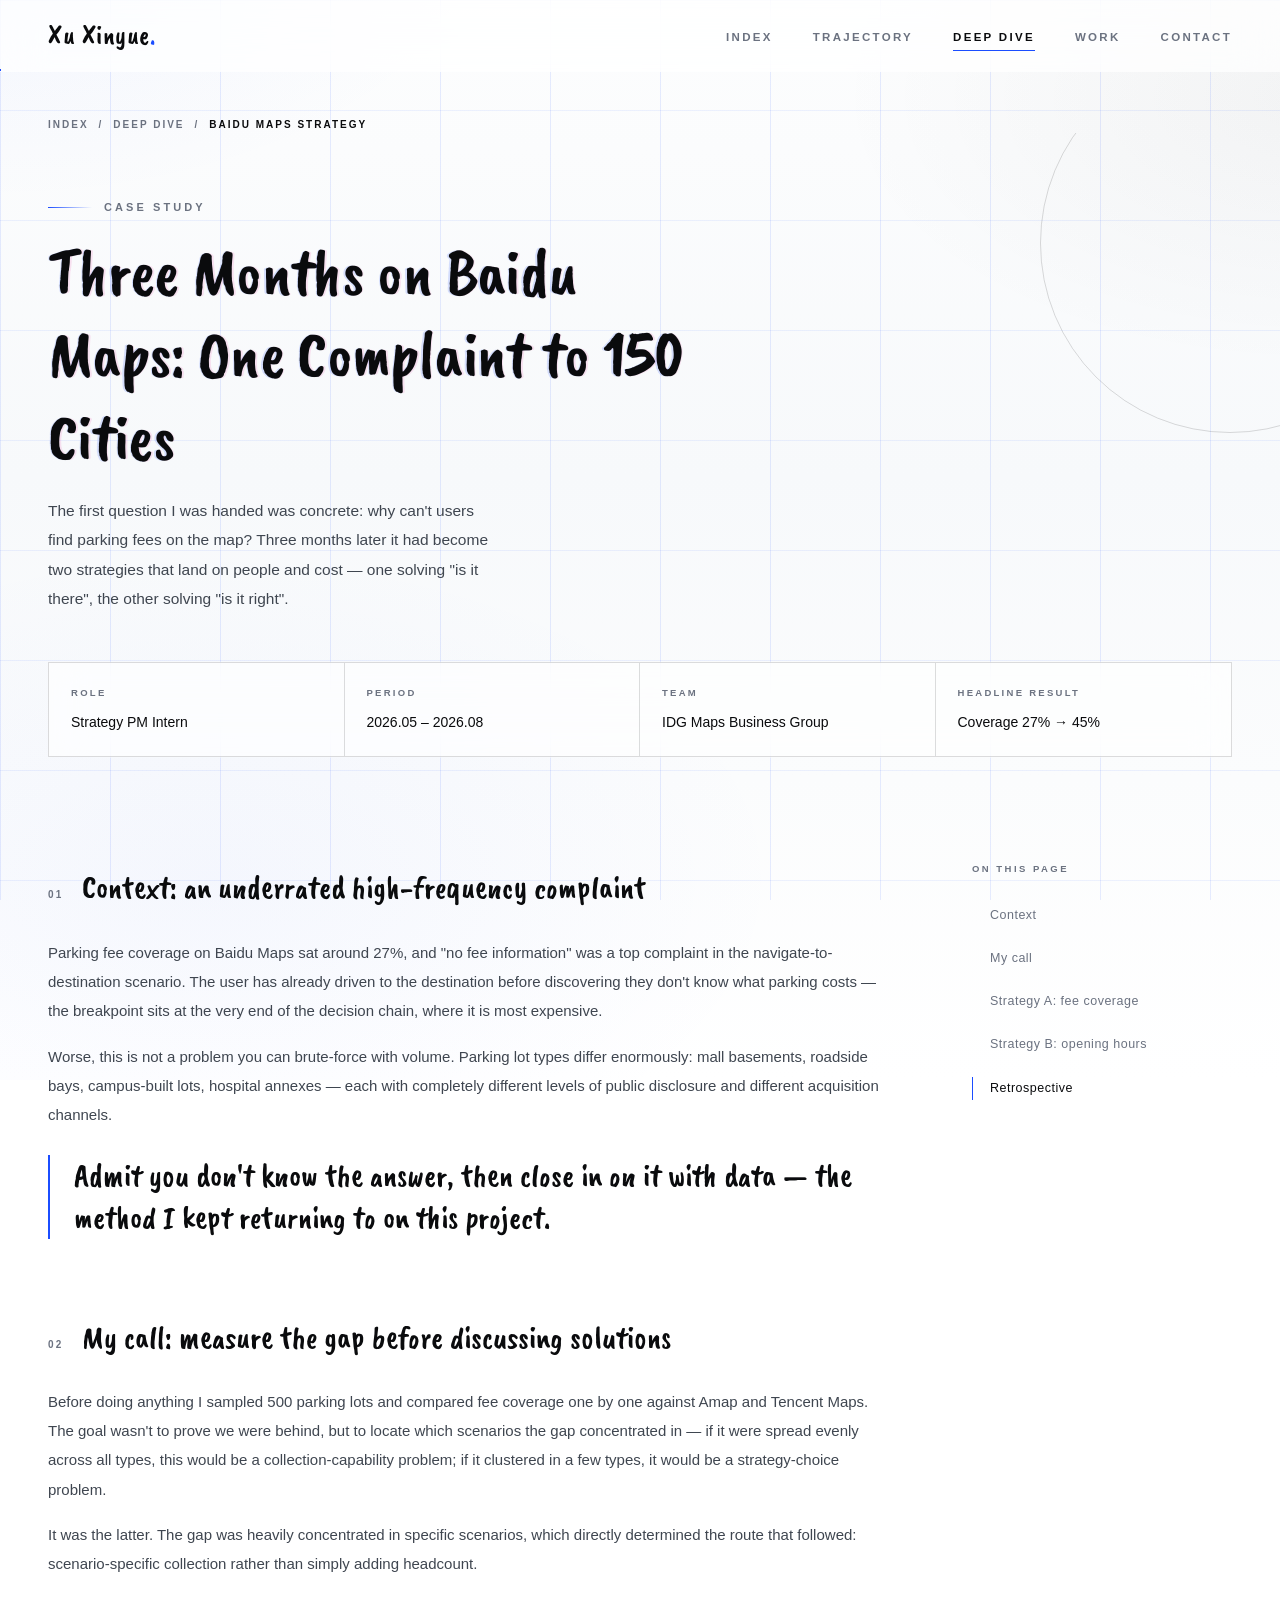
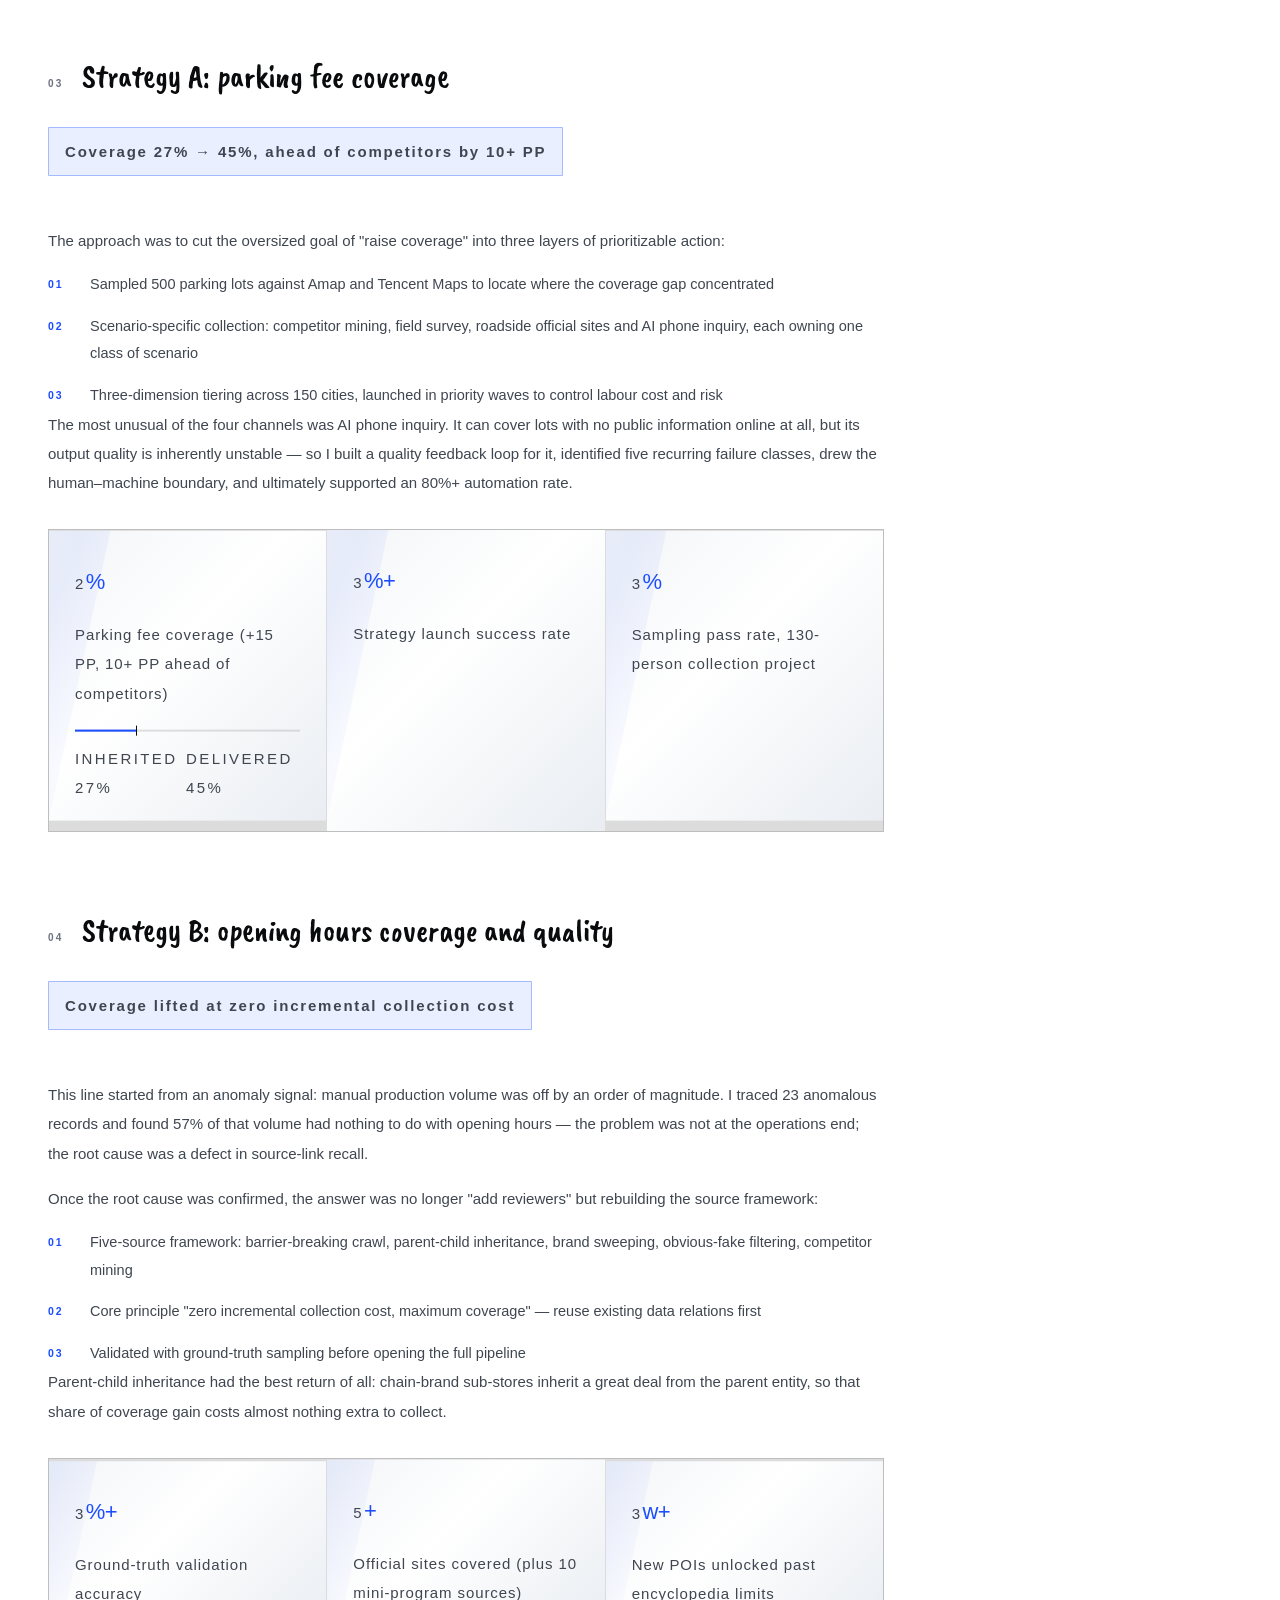
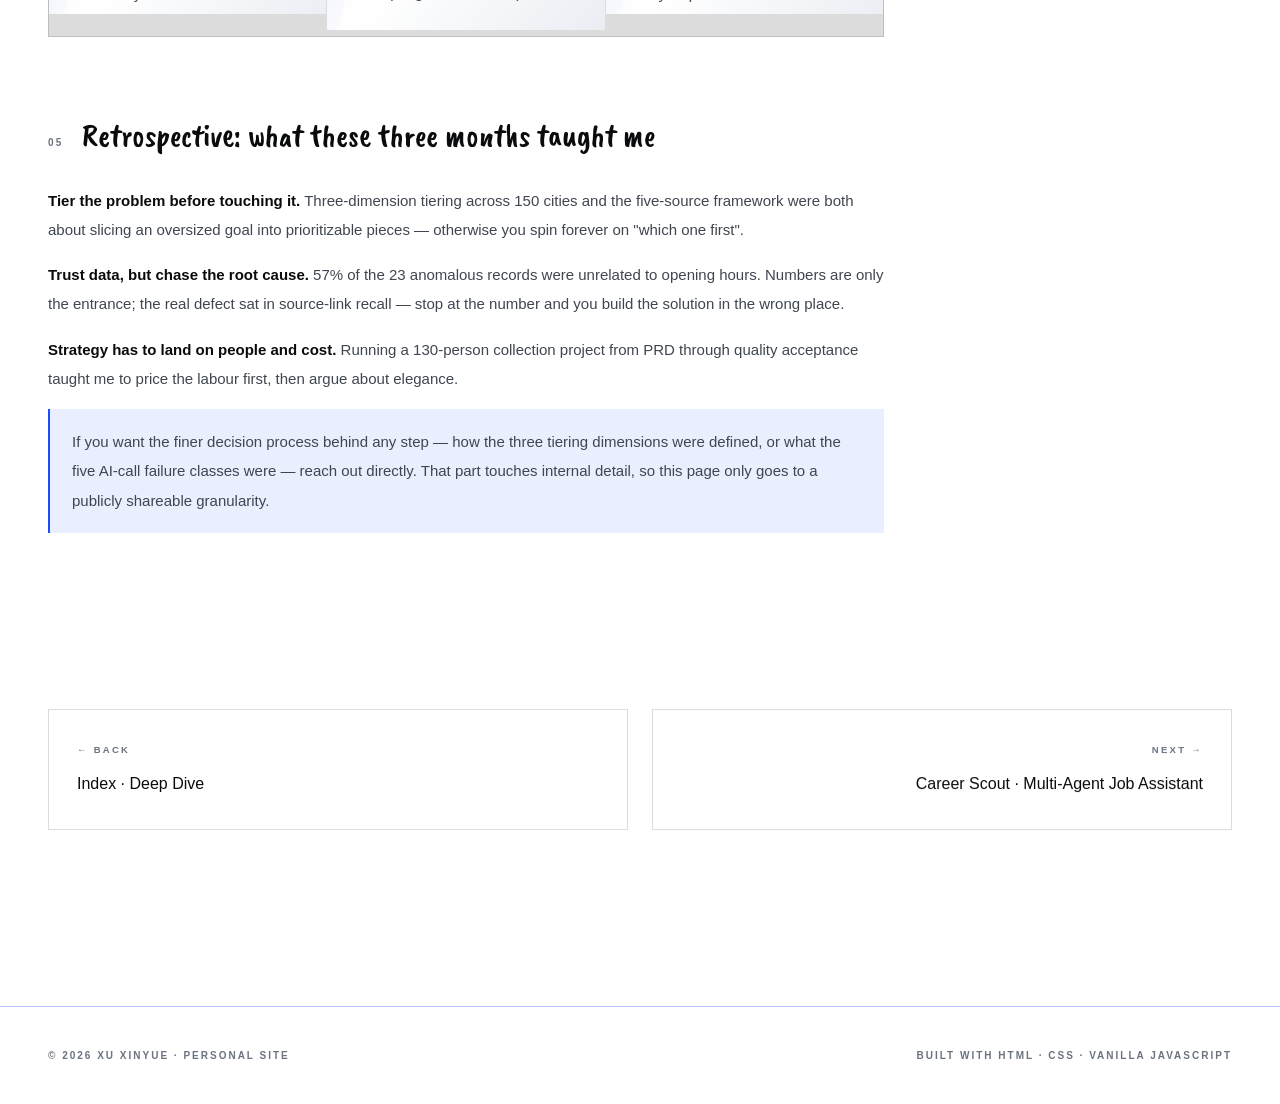
<file: pages/case-baidu-map.html>
<!DOCTYPE html>
<html lang="en">
<head>
<meta charset="UTF-8">
<meta name="viewport" content="width=device-width, initial-scale=1">
<title>Baidu Maps Strategy Case | Xu Xinyue</title>
<meta name="description" content="The full breakdown of lifting parking fee coverage from 27% to 45%, plus the five-source framework behind opening-hours coverage and quality control.">
<link rel="preconnect" href="https://fonts.googleapis.com">
<link rel="preconnect" href="https://fonts.gstatic.com" crossorigin>
<!-- 手写标题字体：优先使用系统 SignPainter（macOS/iOS 自带）；下面这行 CDN 只是为非苹果平台提供 Caveat Brush 回退，若不需要跨平台一致可整行删除 -->
<link href="https://fonts.googleapis.com/css2?family=Caveat+Brush&display=swap" rel="stylesheet">
<link rel="stylesheet" href="../style.css">
</head>
<body>
<div class="curtain" id="curtain" aria-hidden="true"></div>
<div class="dot-drift" aria-hidden="true"></div>
<header class="nav" id="nav">
  <div class="nav__inner container">
    <a class="nav__logo" href="../index.html">Xu Xinyue<span class="nav__logo-dot">.</span></a>
    <button class="nav__burger" id="navBurger" aria-label="Open navigation menu" aria-expanded="false" aria-controls="navMenu">
      <span></span><span></span><span></span>
    </button>
    <nav class="nav__menu" id="navMenu" aria-label="Main navigation">
      <ul class="nav__list">
        <li><a class="nav__link" href="../index.html#hero">Index</a></li>
        <li><a class="nav__link" href="../index.html#journey">Trajectory</a></li>
        <li><a class="nav__link is-active" href="../index.html#strategy">Deep Dive</a></li>
        <li><a class="nav__link" href="../index.html#projects">Work</a></li>
        <li><a class="nav__link" href="../index.html#contact">Contact</a></li>
      </ul>
    </nav>
  </div>
  <div class="scroll-progress" id="scrollProgress" aria-hidden="true"></div>
</header>
<main>
<div class="container">
  <nav class="crumb" aria-label="Breadcrumb">
    <a href="../index.html">Index</a>
    <span class="crumb__sep">/</span>
    <a href="../index.html#strategy">Deep Dive</a>
    <span class="crumb__sep">/</span>
    <span class="crumb__current">Baidu Maps Strategy</span>
  </nav>
</div>

<section class="detail-hero">
  <div class="container">
    <p class="section__eyebrow">Case Study</p>
    <h1 class="detail-hero__title">Three Months on Baidu Maps: One Complaint to 150 Cities</h1>
    <p class="detail-hero__lead">The first question I was handed was concrete: why can't users find parking fees on the map? Three months later it had become two strategies that land on people and cost — one solving "is it there", the other solving "is it right".</p>
    <div class="detail-meta">
      <div><span>Role</span><strong>Strategy PM Intern</strong></div>
      <div><span>Period</span><strong>2026.05 – 2026.08</strong></div>
      <div><span>Team</span><strong>IDG Maps Business Group</strong></div>
      <div><span>Headline result</span><strong>Coverage 27% → 45%</strong></div>
    </div>
  </div>
</section>

<div class="container">
  <div class="detail-body">
    <div>
      <article class="detail-block" id="ctx">
        <h2 class="detail-block__title"><span class="detail-block__num">01</span>Context: an underrated high-frequency complaint</h2>
        <p>Parking fee coverage on Baidu Maps sat around 27%, and "no fee information" was a top complaint in the navigate-to-destination scenario. The user has already driven to the destination before discovering they don't know what parking costs — the breakpoint sits at the very end of the decision chain, where it is most expensive.</p>
        <p>Worse, this is not a problem you can brute-force with volume. Parking lot types differ enormously: mall basements, roadside bays, campus-built lots, hospital annexes — each with completely different levels of public disclosure and different acquisition channels.</p>
        <p class="detail-quote">Admit you don't know the answer, then close in on it with data — the method I kept returning to on this project.</p>
      </article>

      <article class="detail-block" id="judge">
        <h2 class="detail-block__title"><span class="detail-block__num">02</span>My call: measure the gap before discussing solutions</h2>
        <p>Before doing anything I sampled 500 parking lots and compared fee coverage one by one against Amap and Tencent Maps. The goal wasn't to prove we were behind, but to locate which scenarios the gap concentrated in — if it were spread evenly across all types, this would be a collection-capability problem; if it clustered in a few types, it would be a strategy-choice problem.</p>
        <p>It was the latter. The gap was heavily concentrated in specific scenarios, which directly determined the route that followed: scenario-specific collection rather than simply adding headcount.</p>
      </article>

      <article class="detail-block" id="strategy-a">
        <h2 class="detail-block__title"><span class="detail-block__num">03</span>Strategy A: parking fee coverage</h2>
        <p class="exp__result">Coverage 27% → 45%, ahead of competitors by 10+ PP</p>
        <p>The approach was to cut the oversized goal of "raise coverage" into three layers of prioritizable action:</p>
        <ol class="steps">
          <li>Sampled 500 parking lots against Amap and Tencent Maps to locate where the coverage gap concentrated</li>
          <li>Scenario-specific collection: competitor mining, field survey, roadside official sites and AI phone inquiry, each owning one class of scenario</li>
          <li>Three-dimension tiering across 150 cities, launched in priority waves to control labour cost and risk</li>
        </ol>
        <p>The most unusual of the four channels was AI phone inquiry. It can cover lots with no public information online at all, but its output quality is inherently unstable — so I built a quality feedback loop for it, identified five recurring failure classes, drew the human–machine boundary, and ultimately supported an 80%+ automation rate.</p>
        <div class="stat-grid">
          <div class="stat-card">
            <p class="stat-card__value"><span class="stat-num" data-target="45">0</span><span class="stat-suffix">%</span></p>
            <p class="stat-card__label">Parking fee coverage (+15 PP, 10+ PP ahead of competitors)</p>
            <div class="stat-bar" data-from="27" data-to="45">
              <span class="stat-bar__fill"></span>
              <span class="stat-bar__base" style="left: 27%"></span>
            </div>
            <p class="stat-bar__legend"><span>Inherited 27%</span><span>Delivered 45%</span></p>
          </div>
          <div class="stat-card">
            <p class="stat-card__value"><span class="stat-num" data-target="85">0</span><span class="stat-suffix">%+</span></p>
            <p class="stat-card__label">Strategy launch success rate</p>
          </div>
          <div class="stat-card">
            <p class="stat-card__value"><span class="stat-num" data-target="80">0</span><span class="stat-suffix">%</span></p>
            <p class="stat-card__label">Sampling pass rate, 130-person collection project</p>
          </div>
        </div>
      </article>
      <article class="detail-block" id="strategy-b">
        <h2 class="detail-block__title"><span class="detail-block__num">04</span>Strategy B: opening hours coverage and quality</h2>
        <p class="exp__result">Coverage lifted at zero incremental collection cost</p>
        <p>This line started from an anomaly signal: manual production volume was off by an order of magnitude. I traced 23 anomalous records and found 57% of that volume had nothing to do with opening hours — the problem was not at the operations end; the root cause was a defect in source-link recall.</p>
        <p>Once the root cause was confirmed, the answer was no longer "add reviewers" but rebuilding the source framework:</p>
        <ol class="steps">
          <li>Five-source framework: barrier-breaking crawl, parent-child inheritance, brand sweeping, obvious-fake filtering, competitor mining</li>
          <li>Core principle "zero incremental collection cost, maximum coverage" — reuse existing data relations first</li>
          <li>Validated with ground-truth sampling before opening the full pipeline</li>
        </ol>
        <p>Parent-child inheritance had the best return of all: chain-brand sub-stores inherit a great deal from the parent entity, so that share of coverage gain costs almost nothing extra to collect.</p>
        <div class="stat-grid">
          <div class="stat-card">
            <p class="stat-card__value"><span class="stat-num" data-target="85">0</span><span class="stat-suffix">%+</span></p>
            <p class="stat-card__label">Ground-truth validation accuracy</p>
          </div>
          <div class="stat-card">
            <p class="stat-card__value"><span class="stat-num" data-target="150">0</span><span class="stat-suffix">+</span></p>
            <p class="stat-card__label">Official sites covered (plus 10 mini-program sources)</p>
          </div>
          <div class="stat-card">
            <p class="stat-card__value"><span class="stat-num" data-target="70">0</span><span class="stat-suffix">w+</span></p>
            <p class="stat-card__label">New POIs unlocked past encyclopedia limits</p>
          </div>
        </div>
      </article>

      <article class="detail-block" id="retro">
        <h2 class="detail-block__title"><span class="detail-block__num">05</span>Retrospective: what these three months taught me</h2>
        <p><strong>Tier the problem before touching it.</strong> Three-dimension tiering across 150 cities and the five-source framework were both about slicing an oversized goal into prioritizable pieces — otherwise you spin forever on "which one first".</p>
        <p><strong>Trust data, but chase the root cause.</strong> 57% of the 23 anomalous records were unrelated to opening hours. Numbers are only the entrance; the real defect sat in source-link recall — stop at the number and you build the solution in the wrong place.</p>
        <p><strong>Strategy has to land on people and cost.</strong> Running a 130-person collection project from PRD through quality acceptance taught me to price the labour first, then argue about elegance.</p>
        <p class="notice">If you want the finer decision process behind any step — how the three tiering dimensions were defined, or what the five AI-call failure classes were — reach out directly. That part touches internal detail, so this page only goes to a publicly shareable granularity.</p>
      </article>
    </div>

    <aside class="toc">
      <p class="toc__title">On this page</p>
      <ul class="toc__list">
        <li><a href="#ctx">Context</a></li>
        <li><a href="#judge">My call</a></li>
        <li><a href="#strategy-a">Strategy A: fee coverage</a></li>
        <li><a href="#strategy-b">Strategy B: opening hours</a></li>
        <li><a href="#retro">Retrospective</a></li>
      </ul>
    </aside>
  </div>

  <nav class="page-nav" aria-label="Previous and next">
    <a class="page-nav__item" href="../index.html#strategy">
      <p class="page-nav__label">← Back</p>
      <p class="page-nav__title">Index · Deep Dive</p>
    </a>
    <a class="page-nav__item page-nav__item--next" href="project-zhitan.html">
      <p class="page-nav__label">Next →</p>
      <p class="page-nav__title">Career Scout · Multi-Agent Job Assistant</p>
    </a>
  </nav>
</div>
</main>
<footer class="footer">
  <div class="container footer__inner">
    <p>© 2026 Xu Xinyue · Personal Site</p>
    <p class="footer__meta">Built with HTML · CSS · Vanilla JavaScript</p>
  </div>
</footer>
<svg class="goo-defs" aria-hidden="true" focusable="false">
  <filter id="goo">
    <feGaussianBlur in="SourceGraphic" stdDeviation="9" result="blurred"/>
    <feColorMatrix in="blurred" mode="matrix"
      values="1 0 0 0 0  0 1 0 0 0  0 0 1 0 0  0 0 0 20 -9"/>
  </filter>
</svg>
<div class="goo" id="gooLayer" aria-hidden="true">
  <span class="goo__blob goo__blob--lead"></span>
  <span class="goo__blob goo__blob--trail"></span>
</div>
<div class="toast" id="toast" role="status" aria-live="polite"></div>
<script src="../vendor/gsap.min.js" defer></script>
<script src="../vendor/ScrollTrigger.min.js" defer></script>
<script src="../vendor/SplitText.min.js" defer></script>
<script src="../script.js" defer></script>
<script src="../motion.js" defer></script>
</body>
</html>
</file>
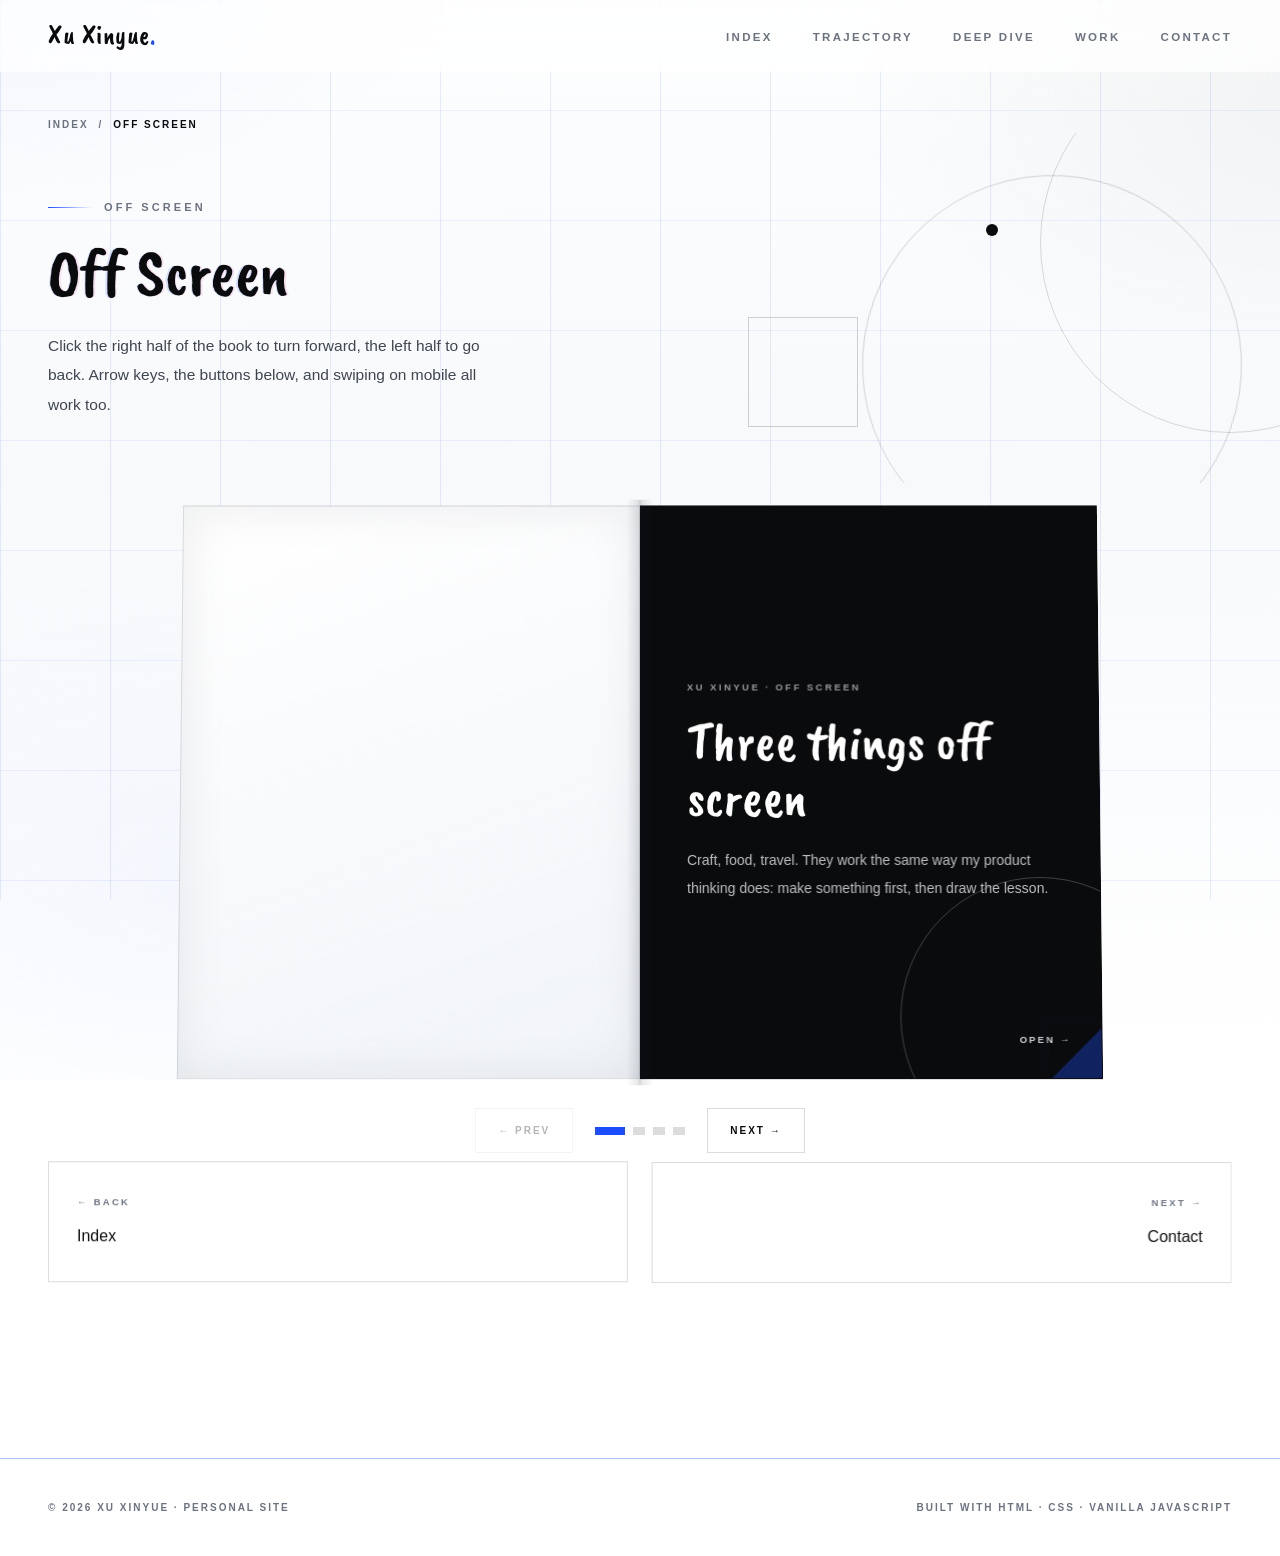
<file: pages/life.html>
<!DOCTYPE html>
<html lang="en">
<head>
<meta charset="UTF-8">
<meta name="viewport" content="width=device-width, initial-scale=1">
<title>Off Screen · Hobbies | Xu Xinyue</title>
<meta name="description" content="Craft, food, travel — open this book and see what I do when I'm not writing code or shaping strategy.">
<link rel="preconnect" href="https://fonts.googleapis.com">
<link rel="preconnect" href="https://fonts.gstatic.com" crossorigin>
<!-- 手写标题字体：优先使用系统 SignPainter（macOS/iOS 自带）；下面这行 CDN 只是为非苹果平台提供 Caveat Brush 回退，若不需要跨平台一致可整行删除 -->
<link href="https://fonts.googleapis.com/css2?family=Caveat+Brush&display=swap" rel="stylesheet">
<link rel="stylesheet" href="../style.css">
</head>
<body>
<div class="curtain" id="curtain" aria-hidden="true"></div>
<div class="dot-drift" aria-hidden="true"></div>
<header class="nav" id="nav">
  <div class="nav__inner container">
    <a class="nav__logo" href="../index.html">Xu Xinyue<span class="nav__logo-dot">.</span></a>
    <button class="nav__burger" id="navBurger" aria-label="Open navigation menu" aria-expanded="false" aria-controls="navMenu">
      <span></span><span></span><span></span>
    </button>
    <nav class="nav__menu" id="navMenu" aria-label="Main navigation">
      <ul class="nav__list">
        <li><a class="nav__link" href="../index.html#hero">Index</a></li>
        <li><a class="nav__link" href="../index.html#journey">Trajectory</a></li>
        <li><a class="nav__link" href="../index.html#strategy">Deep Dive</a></li>
        <li><a class="nav__link" href="../index.html#projects">Work</a></li>
        <li><a class="nav__link" href="../index.html#contact">Contact</a></li>
      </ul>
    </nav>
  </div>
  <div class="scroll-progress" id="scrollProgress" aria-hidden="true"></div>
</header>
<main>
<div class="container">
  <nav class="crumb" aria-label="Breadcrumb">
    <a href="../index.html">Index</a>
    <span class="crumb__sep">/</span>
    <span class="crumb__current">Off Screen</span>
  </nav>
</div>

<section class="detail-hero">
  <div class="geo" id="heroGeo" aria-hidden="true">
    <span class="geo__ring geo__ring--lg" data-depth="14"></span>
    <span class="geo__dot geo__dot--pink" data-depth="30"></span>
    <span class="geo__square" data-depth="18"></span>
  </div>
  <div class="container">
    <p class="section__eyebrow">Off Screen</p>
    <h1 class="detail-hero__title">Off Screen</h1>
    <p class="detail-hero__lead">Click the right half of the book to turn forward, the left half to go back. Arrow keys, the buttons below, and swiping on mobile all work too.</p>
  </div>
</section>

<div class="container">
  <div class="book-stage">
    <div class="book" id="book" role="region" aria-label="Hobby flip book">
      <div class="book__base book__base--left" aria-hidden="true"></div>
      <div class="book__base book__base--right" aria-hidden="true"></div>

      <div class="book__sheet">
        <div class="book__face book__face--front book__face--cover">
          <p class="leaf__kicker">Xu Xinyue · Off Screen</p>
          <h2 class="leaf__title">Three things off screen</h2>
          <p class="leaf__text">Craft, food, travel. They work the same way my product thinking does: make something first, then draw the lesson.</p>
          <span class="book__hint" aria-hidden="true">Open →</span>
          <span class="book__corner" aria-hidden="true"></span>
        </div>
        <div class="book__face book__face--back">
          <p class="leaf__kicker">Hobby 01</p>
          <h2 class="leaf__title">Craft</h2>
          <p class="leaf__text">Raw material to finished object, by hand.</p>
          <div class="leaf__photo leaf__photo--single">
            <img src="../assets/hobby-craft.jpeg" alt="A piece I made by hand" width="753" height="1000" loading="lazy">
          </div>
          <p class="leaf__foot">01 / 03</p>
        </div>
      </div>

      <div class="book__sheet">
        <div class="book__face book__face--front">
          <p class="leaf__kicker">Hobby 02</p>
          <h2 class="leaf__title">Food</h2>
          <p class="leaf__text">A complete result inside a single hour.</p>
          <div class="leaf__photo leaf__photo--single">
            <img src="../assets/hobby-food.jpeg" alt="A dish I cooked at home" width="750" height="1000" loading="lazy">
          </div>
          <p class="leaf__foot">02 / 03</p>
        </div>
        <div class="book__face book__face--back">
          <p class="leaf__kicker">Hobby 03</p>
          <h2 class="leaf__title">Travel</h2>
          <p class="leaf__text">Plan it in detail, then tear half of it up.</p>
          <!-- 旅行照待补：素材到了用与 Craft / Food 相同的结构
               <div class="leaf__photo leaf__photo--single">
                 <img src="../assets/travel-xxx.jpeg" alt="..." width="0" height="0" loading="lazy">
               </div> -->
          <p class="leaf__foot">03 / 03</p>
        </div>
      </div>

      <div class="book__sheet">
        <div class="book__face book__face--front book__face--end">
          <p class="leaf__kicker">The End</p>
          <h2 class="leaf__title">That's it — want to talk?</h2>
          <p class="leaf__text">If you also make things by hand, love cooking, or just got back from somewhere, I'd like to hear it. Work topics are welcome too.</p>
          <p class="leaf__text"><a href="../index.html#contact" style="text-decoration: underline;">Go to contact →</a></p>
        </div>
        <div class="book__face book__face--back book__face--blank">
          <p class="leaf__kicker">Colophon</p>
          <h2 class="leaf__title">Back cover</h2>
          <p class="leaf__text">This book was bound by hand with HTML, CSS and vanilla JavaScript — no frameworks.</p>
        </div>
      </div>

      <div class="book__spine" aria-hidden="true"></div>
      <div class="book__glow" aria-hidden="true"></div>
    </div>

    <div class="book-ctrl">
      <button type="button" class="book-btn" id="bookPrev" aria-label="Previous page">← Prev</button>
      <div class="book-dots" id="bookDots" aria-label="Spread progress"></div>
      <button type="button" class="book-btn" id="bookNext" aria-label="Next page">Next →</button>
    </div>
  </div>

  <nav class="page-nav" aria-label="Page navigation">
    <a class="page-nav__item" href="../index.html">
      <p class="page-nav__label">← Back</p>
      <p class="page-nav__title">Index</p>
    </a>
    <a class="page-nav__item page-nav__item--next" href="../index.html#contact">
      <p class="page-nav__label">Next →</p>
      <p class="page-nav__title">Contact</p>
    </a>
  </nav>
</div>
</main>
<footer class="footer">
  <div class="container footer__inner">
    <p>© 2026 Xu Xinyue · Personal Site</p>
    <p class="footer__meta">Built with HTML · CSS · Vanilla JavaScript</p>
  </div>
</footer>
<svg class="goo-defs" aria-hidden="true" focusable="false">
  <filter id="goo">
    <feGaussianBlur in="SourceGraphic" stdDeviation="9" result="blurred"/>
    <feColorMatrix in="blurred" mode="matrix"
      values="1 0 0 0 0  0 1 0 0 0  0 0 1 0 0  0 0 0 20 -9"/>
  </filter>
</svg>
<div class="goo" id="gooLayer" aria-hidden="true">
  <span class="goo__blob goo__blob--lead"></span>
  <span class="goo__blob goo__blob--trail"></span>
</div>
<div class="toast" id="toast" role="status" aria-live="polite"></div>
<script src="../vendor/gsap.min.js" defer></script>
<script src="../vendor/ScrollTrigger.min.js" defer></script>
<script src="../vendor/SplitText.min.js" defer></script>
<script src="../script.js" defer></script>
<script src="../motion.js" defer></script>
</body>
</html>
</file>
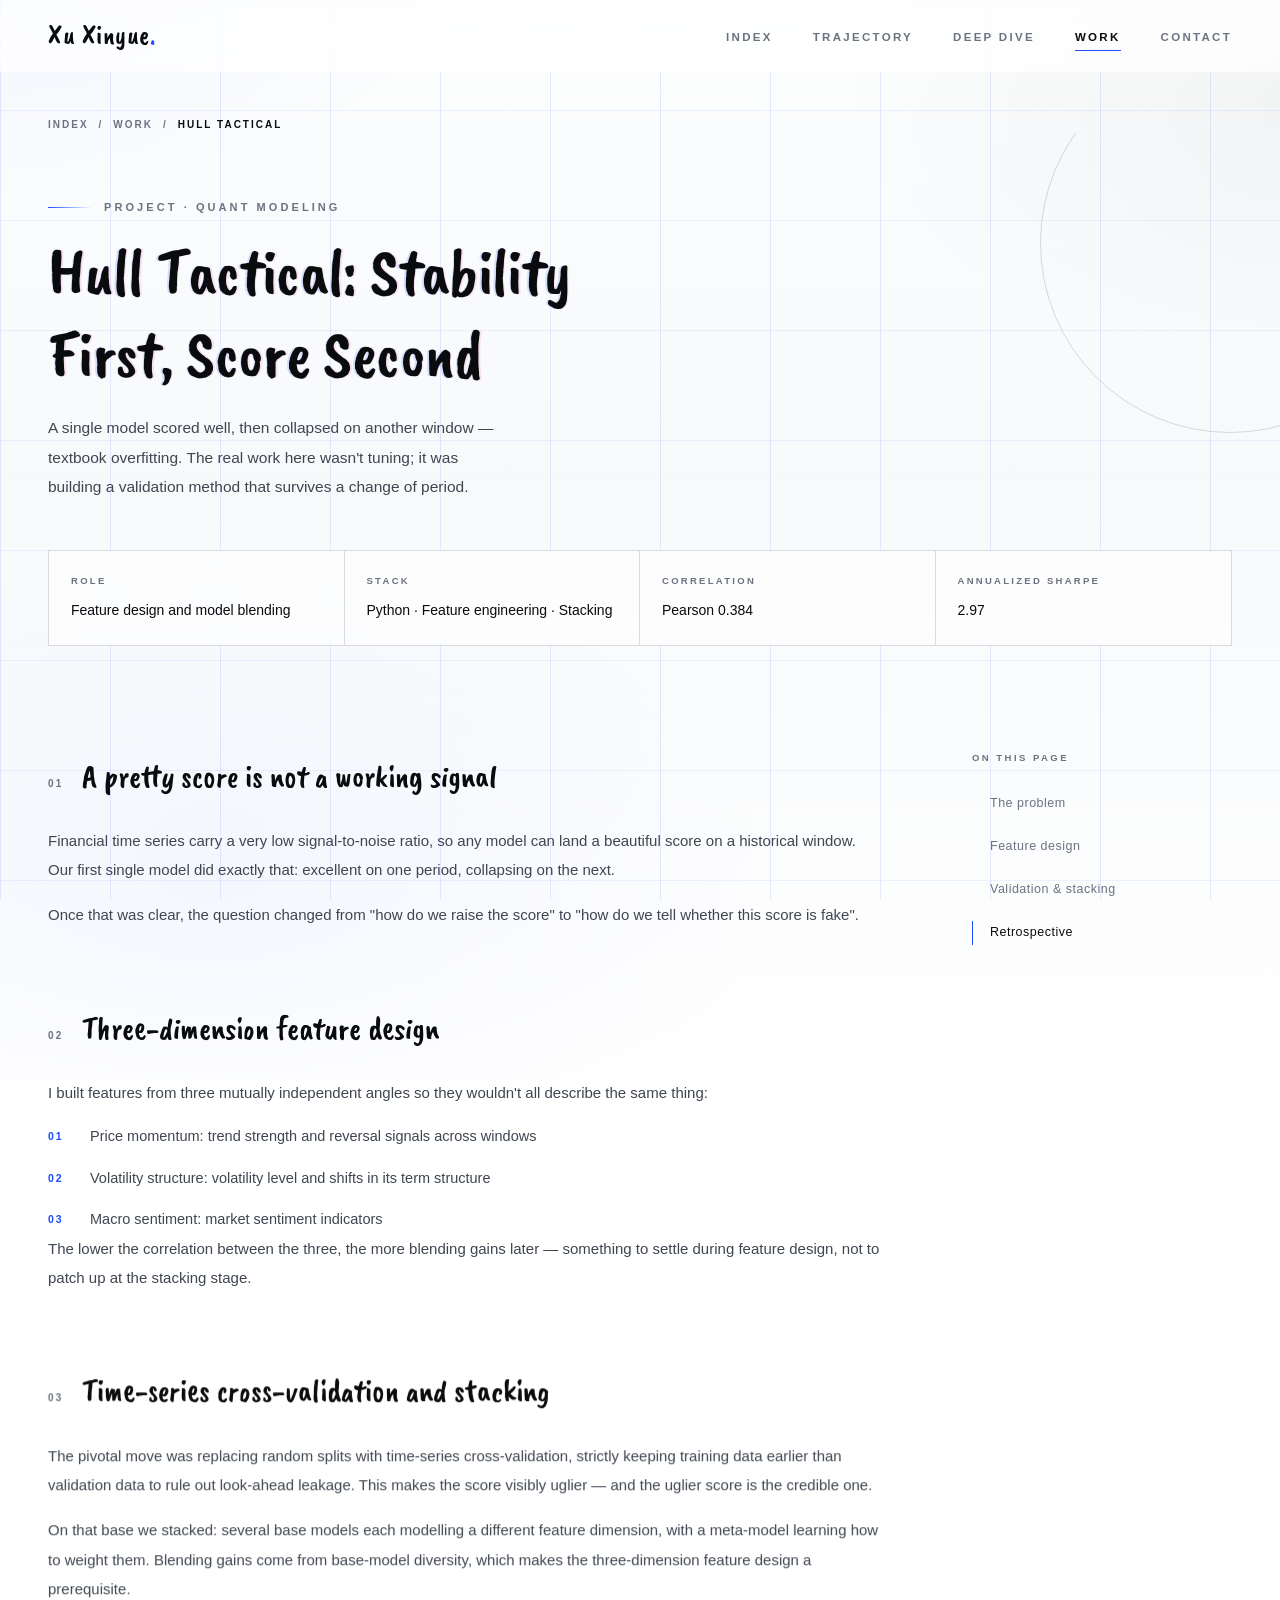
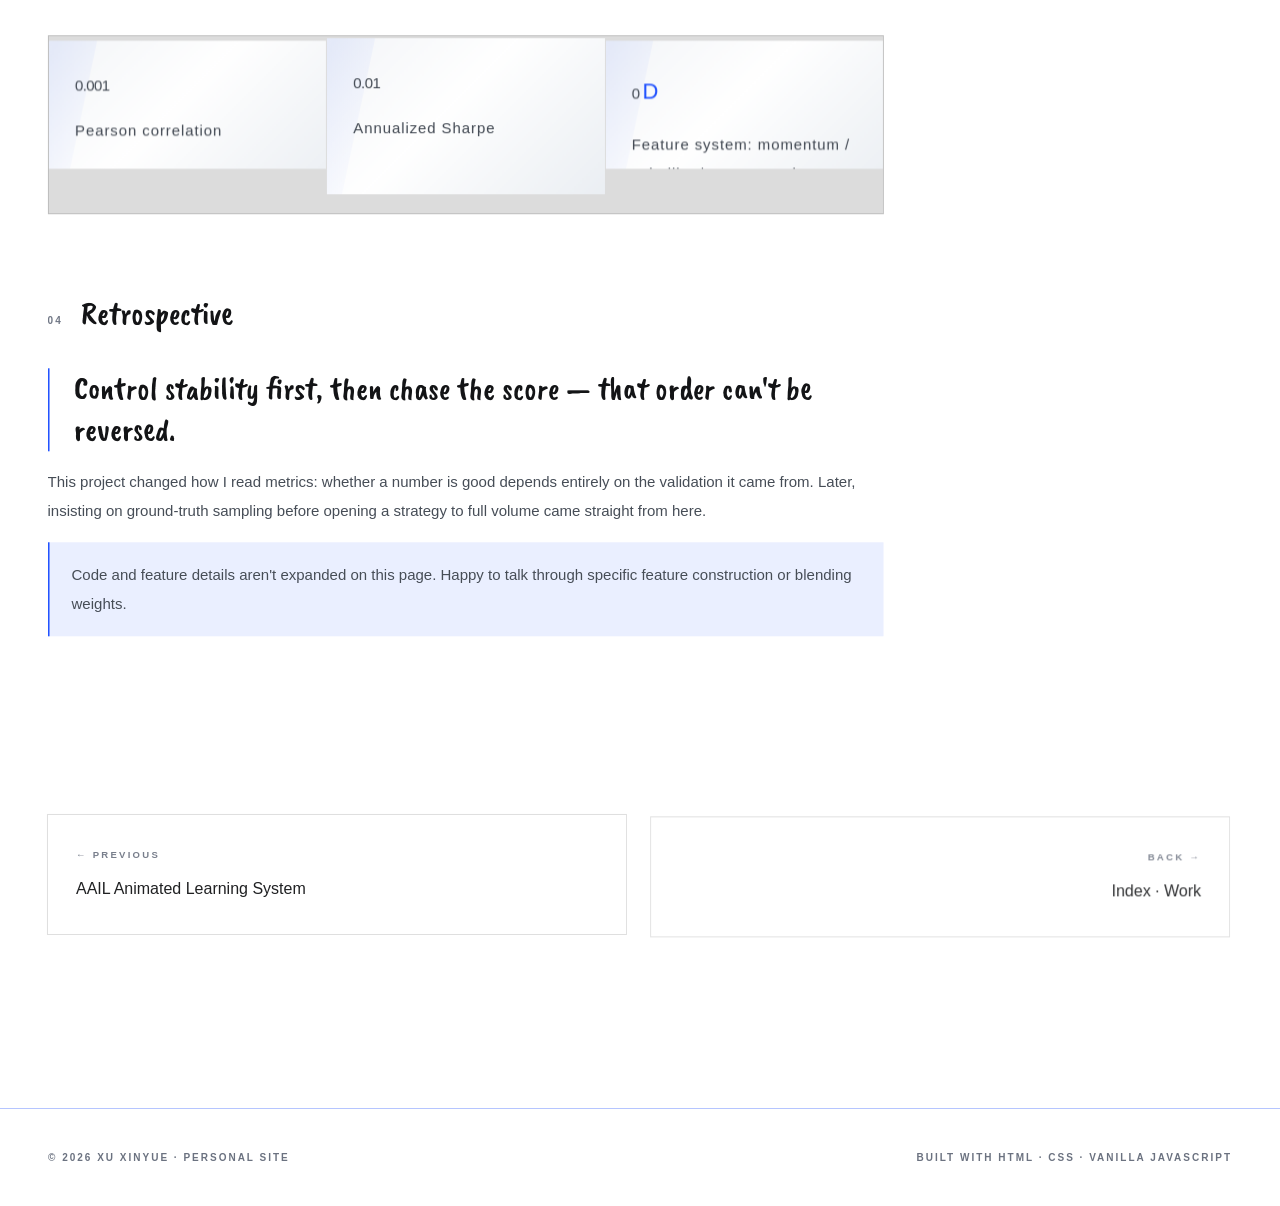
<file: pages/project-hull.html>
<!DOCTYPE html>
<html lang="en">
<head>
<meta charset="UTF-8">
<meta name="viewport" content="width=device-width, initial-scale=1">
<title>Hull Tactical Market Prediction | Xu Xinyue</title>
<meta name="description" content="Finding a signal that holds up in noisy financial series: three-dimension feature design, time-series cross-validation and stacking — Pearson 0.384, annualized Sharpe 2.97.">
<link rel="preconnect" href="https://fonts.googleapis.com">
<link rel="preconnect" href="https://fonts.gstatic.com" crossorigin>
<!-- 手写标题字体：优先使用系统 SignPainter（macOS/iOS 自带）；下面这行 CDN 只是为非苹果平台提供 Caveat Brush 回退，若不需要跨平台一致可整行删除 -->
<link href="https://fonts.googleapis.com/css2?family=Caveat+Brush&display=swap" rel="stylesheet">
<link rel="stylesheet" href="../style.css">
</head>
<body>
<div class="curtain" id="curtain" aria-hidden="true"></div>
<div class="dot-drift" aria-hidden="true"></div>
<header class="nav" id="nav">
  <div class="nav__inner container">
    <a class="nav__logo" href="../index.html">Xu Xinyue<span class="nav__logo-dot">.</span></a>
    <button class="nav__burger" id="navBurger" aria-label="Open navigation menu" aria-expanded="false" aria-controls="navMenu">
      <span></span><span></span><span></span>
    </button>
    <nav class="nav__menu" id="navMenu" aria-label="Main navigation">
      <ul class="nav__list">
        <li><a class="nav__link" href="../index.html#hero">Index</a></li>
        <li><a class="nav__link" href="../index.html#journey">Trajectory</a></li>
        <li><a class="nav__link" href="../index.html#strategy">Deep Dive</a></li>
        <li><a class="nav__link is-active" href="../index.html#projects">Work</a></li>
        <li><a class="nav__link" href="../index.html#contact">Contact</a></li>
      </ul>
    </nav>
  </div>
  <div class="scroll-progress" id="scrollProgress" aria-hidden="true"></div>
</header>
<main>
<div class="container">
  <nav class="crumb" aria-label="Breadcrumb">
    <a href="../index.html">Index</a>
    <span class="crumb__sep">/</span>
    <a href="../index.html#projects">Work</a>
    <span class="crumb__sep">/</span>
    <span class="crumb__current">Hull Tactical</span>
  </nav>
</div>

<section class="detail-hero">
  <div class="container">
    <p class="section__eyebrow">Project · Quant Modeling</p>
    <h1 class="detail-hero__title">Hull Tactical: Stability First, Score Second</h1>
    <p class="detail-hero__lead">A single model scored well, then collapsed on another window — textbook overfitting. The real work here wasn't tuning; it was building a validation method that survives a change of period.</p>
    <div class="detail-meta">
      <div><span>Role</span><strong>Feature design and model blending</strong></div>
      <div><span>Stack</span><strong>Python · Feature engineering · Stacking</strong></div>
      <div><span>Correlation</span><strong>Pearson 0.384</strong></div>
      <div><span>Annualized Sharpe</span><strong>2.97</strong></div>
    </div>
  </div>
</section>

<div class="container">
  <div class="detail-body">
    <div>
      <article class="detail-block" id="problem">
        <h2 class="detail-block__title"><span class="detail-block__num">01</span>A pretty score is not a working signal</h2>
        <p>Financial time series carry a very low signal-to-noise ratio, so any model can land a beautiful score on a historical window. Our first single model did exactly that: excellent on one period, collapsing on the next.</p>
        <p>Once that was clear, the question changed from "how do we raise the score" to "how do we tell whether this score is fake".</p>
      </article>

      <article class="detail-block" id="features">
        <h2 class="detail-block__title"><span class="detail-block__num">02</span>Three-dimension feature design</h2>
        <p>I built features from three mutually independent angles so they wouldn't all describe the same thing:</p>
        <ol class="steps">
          <li>Price momentum: trend strength and reversal signals across windows</li>
          <li>Volatility structure: volatility level and shifts in its term structure</li>
          <li>Macro sentiment: market sentiment indicators</li>
        </ol>
        <p>The lower the correlation between the three, the more blending gains later — something to settle during feature design, not to patch up at the stacking stage.</p>
      </article>

      <article class="detail-block" id="validation">
        <h2 class="detail-block__title"><span class="detail-block__num">03</span>Time-series cross-validation and stacking</h2>
        <p>The pivotal move was replacing random splits with time-series cross-validation, strictly keeping training data earlier than validation data to rule out look-ahead leakage. This makes the score visibly uglier — and the uglier score is the credible one.</p>
        <p>On that base we stacked: several base models each modelling a different feature dimension, with a meta-model learning how to weight them. Blending gains come from base-model diversity, which makes the three-dimension feature design a prerequisite.</p>
        <div class="stat-grid">
          <div class="stat-card">
            <p class="stat-card__value"><span class="stat-num" data-target="0.384">0</span></p>
            <p class="stat-card__label">Pearson correlation</p>
          </div>
          <div class="stat-card">
            <p class="stat-card__value"><span class="stat-num" data-target="2.97">0</span></p>
            <p class="stat-card__label">Annualized Sharpe</p>
          </div>
          <div class="stat-card">
            <p class="stat-card__value"><span class="stat-num" data-target="3">0</span><span class="stat-suffix">D</span></p>
            <p class="stat-card__label">Feature system: momentum / volatility / macro sentiment</p>
          </div>
        </div>
      </article>

      <article class="detail-block" id="retro">
        <h2 class="detail-block__title"><span class="detail-block__num">04</span>Retrospective</h2>
        <p class="detail-quote">Control stability first, then chase the score — that order can't be reversed.</p>
        <p>This project changed how I read metrics: whether a number is good depends entirely on the validation it came from. Later, insisting on ground-truth sampling before opening a strategy to full volume came straight from here.</p>
        <p class="notice">Code and feature details aren't expanded on this page. Happy to talk through specific feature construction or blending weights.</p>
      </article>
    </div>

    <aside class="toc">
      <p class="toc__title">On this page</p>
      <ul class="toc__list">
        <li><a href="#problem">The problem</a></li>
        <li><a href="#features">Feature design</a></li>
        <li><a href="#validation">Validation &amp; stacking</a></li>
        <li><a href="#retro">Retrospective</a></li>
      </ul>
    </aside>
  </div>

  <nav class="page-nav" aria-label="Previous and next">
    <a class="page-nav__item" href="project-aail.html">
      <p class="page-nav__label">← Previous</p>
      <p class="page-nav__title">AAIL Animated Learning System</p>
    </a>
    <a class="page-nav__item page-nav__item--next" href="../index.html#projects">
      <p class="page-nav__label">Back →</p>
      <p class="page-nav__title">Index · Work</p>
    </a>
  </nav>
</div>
</main>
<footer class="footer">
  <div class="container footer__inner">
    <p>© 2026 Xu Xinyue · Personal Site</p>
    <p class="footer__meta">Built with HTML · CSS · Vanilla JavaScript</p>
  </div>
</footer>
<svg class="goo-defs" aria-hidden="true" focusable="false">
  <filter id="goo">
    <feGaussianBlur in="SourceGraphic" stdDeviation="9" result="blurred"/>
    <feColorMatrix in="blurred" mode="matrix"
      values="1 0 0 0 0  0 1 0 0 0  0 0 1 0 0  0 0 0 20 -9"/>
  </filter>
</svg>
<div class="goo" id="gooLayer" aria-hidden="true">
  <span class="goo__blob goo__blob--lead"></span>
  <span class="goo__blob goo__blob--trail"></span>
</div>
<div class="toast" id="toast" role="status" aria-live="polite"></div>
<script src="../vendor/gsap.min.js" defer></script>
<script src="../vendor/ScrollTrigger.min.js" defer></script>
<script src="../vendor/SplitText.min.js" defer></script>
<script src="../script.js" defer></script>
<script src="../motion.js" defer></script>
</body>
</html>
</file>
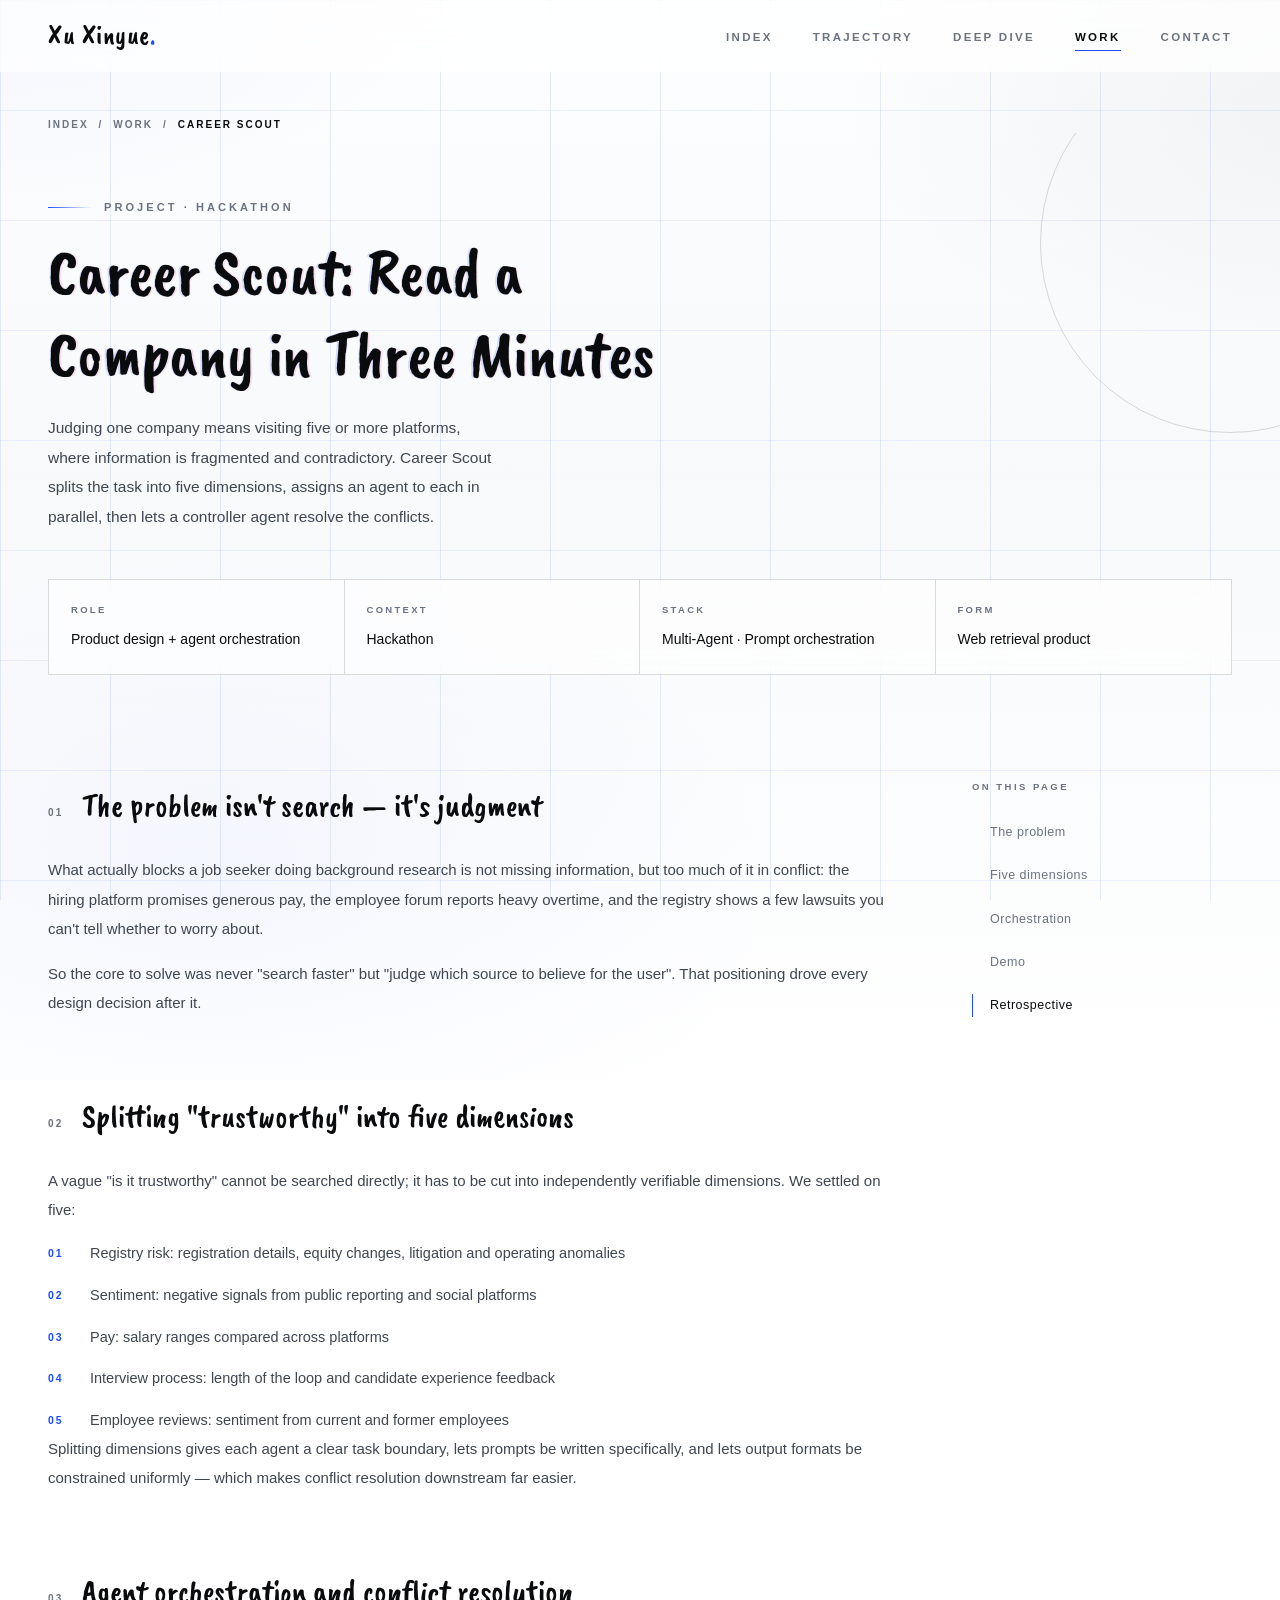
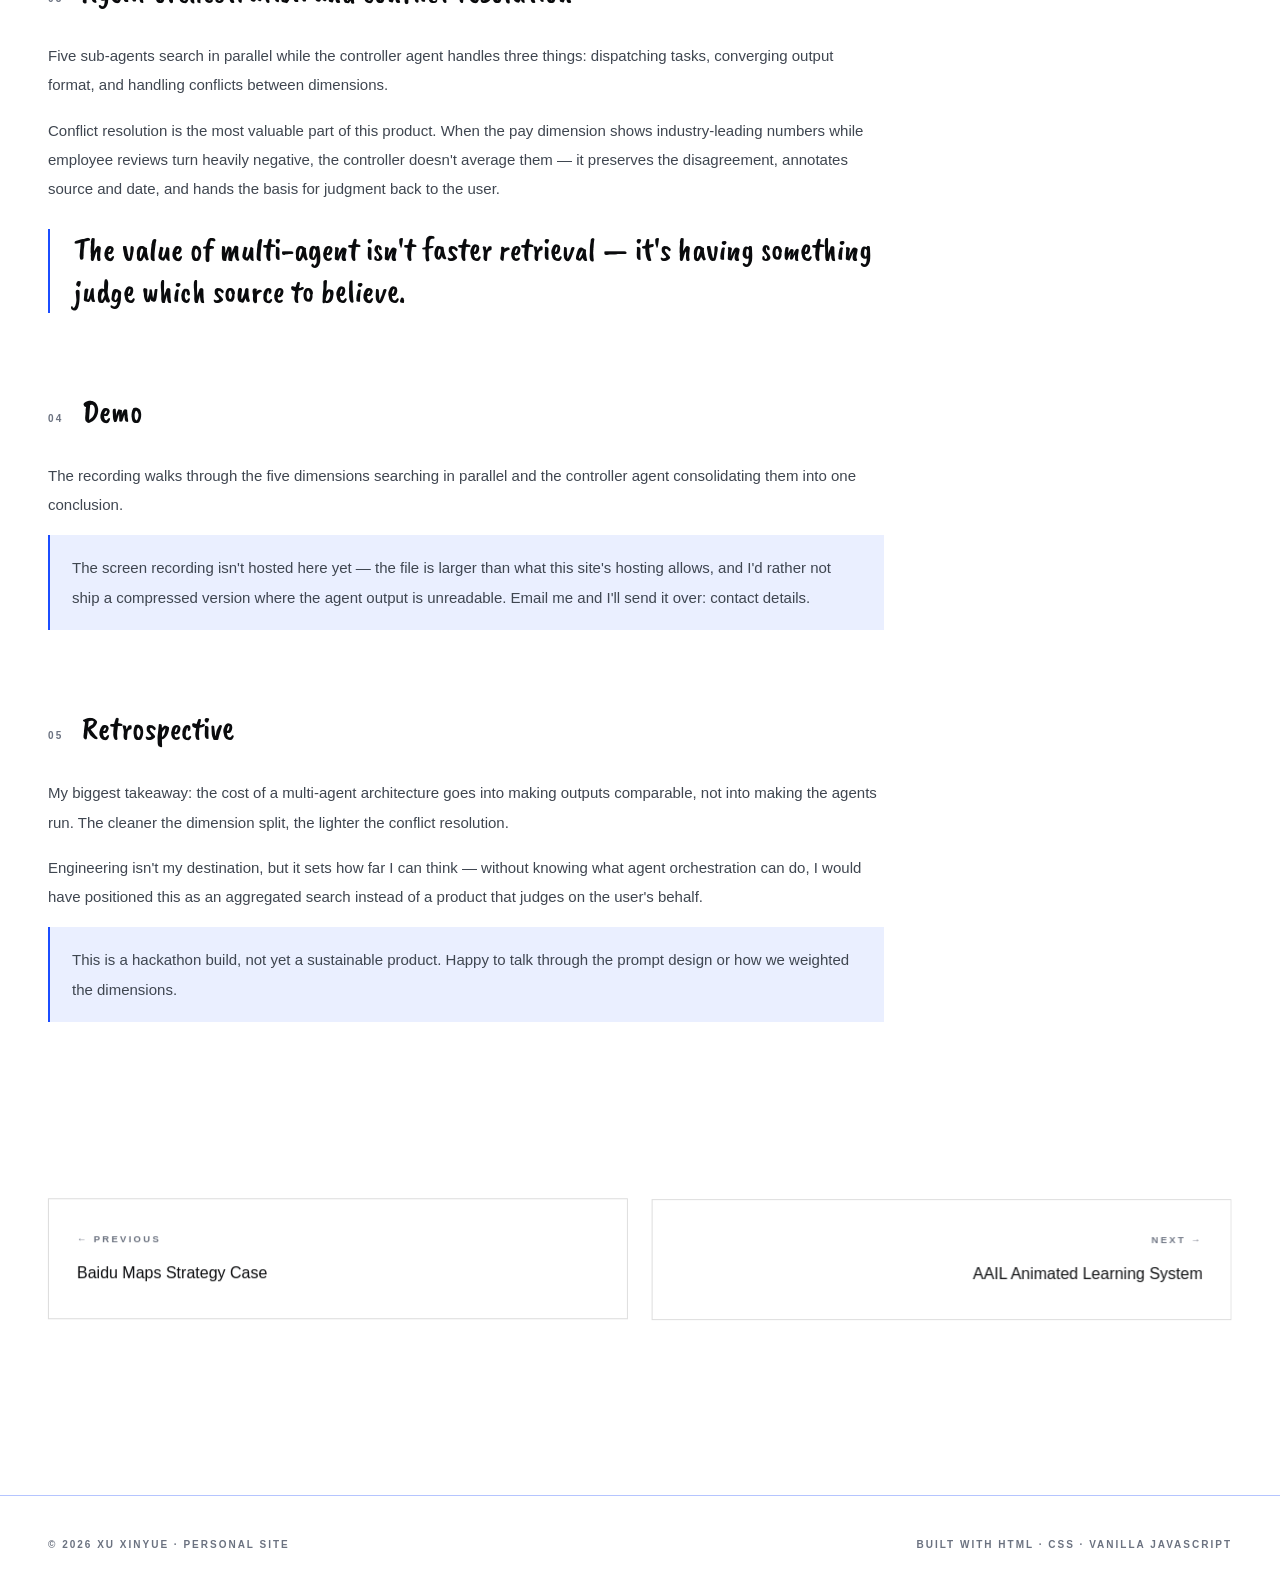
<file: pages/project-zhitan.html>
<!DOCTYPE html>
<html lang="en">
<head>
<meta charset="UTF-8">
<meta name="viewport" content="width=device-width, initial-scale=1">
<title>Career Scout · Multi-Agent Job Assistant | Xu Xinyue</title>
<meta name="description" content="Splitting 'is this company trustworthy' into five dimensions searched in parallel by agents, with a controller agent resolving conflicts.">
<link rel="preconnect" href="https://fonts.googleapis.com">
<link rel="preconnect" href="https://fonts.gstatic.com" crossorigin>
<!-- 手写标题字体：优先使用系统 SignPainter（macOS/iOS 自带）；下面这行 CDN 只是为非苹果平台提供 Caveat Brush 回退，若不需要跨平台一致可整行删除 -->
<link href="https://fonts.googleapis.com/css2?family=Caveat+Brush&display=swap" rel="stylesheet">
<link rel="stylesheet" href="../style.css">
</head>
<body>
<div class="curtain" id="curtain" aria-hidden="true"></div>
<div class="dot-drift" aria-hidden="true"></div>
<header class="nav" id="nav">
  <div class="nav__inner container">
    <a class="nav__logo" href="../index.html">Xu Xinyue<span class="nav__logo-dot">.</span></a>
    <button class="nav__burger" id="navBurger" aria-label="Open navigation menu" aria-expanded="false" aria-controls="navMenu">
      <span></span><span></span><span></span>
    </button>
    <nav class="nav__menu" id="navMenu" aria-label="Main navigation">
      <ul class="nav__list">
        <li><a class="nav__link" href="../index.html#hero">Index</a></li>
        <li><a class="nav__link" href="../index.html#journey">Trajectory</a></li>
        <li><a class="nav__link" href="../index.html#strategy">Deep Dive</a></li>
        <li><a class="nav__link is-active" href="../index.html#projects">Work</a></li>
        <li><a class="nav__link" href="../index.html#contact">Contact</a></li>
      </ul>
    </nav>
  </div>
  <div class="scroll-progress" id="scrollProgress" aria-hidden="true"></div>
</header>
<main>
<div class="container">
  <nav class="crumb" aria-label="Breadcrumb">
    <a href="../index.html">Index</a>
    <span class="crumb__sep">/</span>
    <a href="../index.html#projects">Work</a>
    <span class="crumb__sep">/</span>
    <span class="crumb__current">Career Scout</span>
  </nav>
</div>

<section class="detail-hero">
  <div class="container">
    <p class="section__eyebrow">Project · Hackathon</p>
    <h1 class="detail-hero__title">Career Scout: Read a Company in Three Minutes</h1>
    <p class="detail-hero__lead">Judging one company means visiting five or more platforms, where information is fragmented and contradictory. Career Scout splits the task into five dimensions, assigns an agent to each in parallel, then lets a controller agent resolve the conflicts.</p>
    <div class="detail-meta">
      <div><span>Role</span><strong>Product design + agent orchestration</strong></div>
      <div><span>Context</span><strong>Hackathon</strong></div>
      <div><span>Stack</span><strong>Multi-Agent · Prompt orchestration</strong></div>
      <div><span>Form</span><strong>Web retrieval product</strong></div>
    </div>
  </div>
</section>

<div class="container">
  <div class="detail-body">
    <div>
      <article class="detail-block" id="problem">
        <h2 class="detail-block__title"><span class="detail-block__num">01</span>The problem isn't search — it's judgment</h2>
        <p>What actually blocks a job seeker doing background research is not missing information, but too much of it in conflict: the hiring platform promises generous pay, the employee forum reports heavy overtime, and the registry shows a few lawsuits you can't tell whether to worry about.</p>
        <p>So the core to solve was never "search faster" but "judge which source to believe for the user". That positioning drove every design decision after it.</p>
      </article>

      <article class="detail-block" id="breakdown">
        <h2 class="detail-block__title"><span class="detail-block__num">02</span>Splitting "trustworthy" into five dimensions</h2>
        <p>A vague "is it trustworthy" cannot be searched directly; it has to be cut into independently verifiable dimensions. We settled on five:</p>
        <ol class="steps">
          <li>Registry risk: registration details, equity changes, litigation and operating anomalies</li>
          <li>Sentiment: negative signals from public reporting and social platforms</li>
          <li>Pay: salary ranges compared across platforms</li>
          <li>Interview process: length of the loop and candidate experience feedback</li>
          <li>Employee reviews: sentiment from current and former employees</li>
        </ol>
        <p>Splitting dimensions gives each agent a clear task boundary, lets prompts be written specifically, and lets output formats be constrained uniformly — which makes conflict resolution downstream far easier.</p>
      </article>

      <article class="detail-block" id="orchestration">
        <h2 class="detail-block__title"><span class="detail-block__num">03</span>Agent orchestration and conflict resolution</h2>
        <p>Five sub-agents search in parallel while the controller agent handles three things: dispatching tasks, converging output format, and handling conflicts between dimensions.</p>
        <p>Conflict resolution is the most valuable part of this product. When the pay dimension shows industry-leading numbers while employee reviews turn heavily negative, the controller doesn't average them — it preserves the disagreement, annotates source and date, and hands the basis for judgment back to the user.</p>
        <p class="detail-quote">The value of multi-agent isn't faster retrieval — it's having something judge which source to believe.</p>
      </article>

      <article class="detail-block" id="demo">
        <h2 class="detail-block__title"><span class="detail-block__num">04</span>Demo</h2>
        <p>The recording walks through the five dimensions searching in parallel and the controller agent consolidating them into one conclusion.</p>
        <!-- 录屏未上线：源文件 160MB / 6.76Mbps，超出 Vercel Hobby 的 100MB 上传限额。
             托管方案定了之后，把下面的 .notice 换回原来的 .detail-video 块即可：
             <div class="detail-video">
               <iframe src="../assets/zhitan-demo-player.html" title="Career Scout demo video" loading="lazy"></iframe>
             </div> -->
        <p class="notice">The screen recording isn't hosted here yet — the file is larger than what this site's hosting allows, and I'd rather not ship a compressed version where the agent output is unreadable. Email me and I'll send it over: <a href="../index.html#contact">contact details</a>.</p>
      </article>

      <article class="detail-block" id="retro">
        <h2 class="detail-block__title"><span class="detail-block__num">05</span>Retrospective</h2>
        <p>My biggest takeaway: the cost of a multi-agent architecture goes into making outputs comparable, not into making the agents run. The cleaner the dimension split, the lighter the conflict resolution.</p>
        <p>Engineering isn't my destination, but it sets how far I can think — without knowing what agent orchestration can do, I would have positioned this as an aggregated search instead of a product that judges on the user's behalf.</p>
        <p class="notice">This is a hackathon build, not yet a sustainable product. Happy to talk through the prompt design or how we weighted the dimensions.</p>
      </article>
    </div>

    <aside class="toc">
      <p class="toc__title">On this page</p>
      <ul class="toc__list">
        <li><a href="#problem">The problem</a></li>
        <li><a href="#breakdown">Five dimensions</a></li>
        <li><a href="#orchestration">Orchestration</a></li>
        <li><a href="#demo">Demo</a></li>
        <li><a href="#retro">Retrospective</a></li>
      </ul>
    </aside>
  </div>

  <nav class="page-nav" aria-label="Previous and next">
    <a class="page-nav__item" href="case-baidu-map.html">
      <p class="page-nav__label">← Previous</p>
      <p class="page-nav__title">Baidu Maps Strategy Case</p>
    </a>
    <a class="page-nav__item page-nav__item--next" href="project-aail.html">
      <p class="page-nav__label">Next →</p>
      <p class="page-nav__title">AAIL Animated Learning System</p>
    </a>
  </nav>
</div>
</main>
<footer class="footer">
  <div class="container footer__inner">
    <p>© 2026 Xu Xinyue · Personal Site</p>
    <p class="footer__meta">Built with HTML · CSS · Vanilla JavaScript</p>
  </div>
</footer>
<svg class="goo-defs" aria-hidden="true" focusable="false">
  <filter id="goo">
    <feGaussianBlur in="SourceGraphic" stdDeviation="9" result="blurred"/>
    <feColorMatrix in="blurred" mode="matrix"
      values="1 0 0 0 0  0 1 0 0 0  0 0 1 0 0  0 0 0 20 -9"/>
  </filter>
</svg>
<div class="goo" id="gooLayer" aria-hidden="true">
  <span class="goo__blob goo__blob--lead"></span>
  <span class="goo__blob goo__blob--trail"></span>
</div>
<div class="toast" id="toast" role="status" aria-live="polite"></div>
<script src="../vendor/gsap.min.js" defer></script>
<script src="../vendor/ScrollTrigger.min.js" defer></script>
<script src="../vendor/SplitText.min.js" defer></script>
<script src="../script.js" defer></script>
<script src="../motion.js" defer></script>
</body>
</html>
</file>
<file: style.css>
/* ============================================================
   Swiss Light Halftone
   新瑞士主义排版 × 白纸底 / 黑色几何点缀 / 蓝色线条 × 彩色半调装饰
   设计令牌集中于 :root
   ============================================================ */
:root {
  /* 字体：display 刷体 / 正文中性无衬线
     SignPainter 为 macOS / iOS 系统字体，非 Mac 访客走后面的回退链 */
  --font-hand: "SignPainter", "SignPainter-HouseScript", "Brush Script MT", "Caveat Brush", cursive;
  --font-sans: "Helvetica Neue", Inter, "Segoe UI", Arial, sans-serif;

  /* 纸面与墨色阶梯 */
  --paper: #FFFFFF;
  --paper-2: #F5F7F9;
  --ink-900: #0A0B0D;   /* 纯黑点缀块 */
  --ink-800: #16181C;
  --ink: #0A0B0D;       /* 标题 */
  --body: #3F4650;      /* 正文，白底约 9.5:1 */
  --muted: #6B7280;     /* 微标签，白底约 4.7:1 */
  --graphite: #8A919C;  /* 装饰描边 */

  /* 蓝色线条 */
  --blue: #1B4DFF;
  --blue-line: rgba(27, 77, 255, .32);
  --blue-dim: rgba(27, 77, 255, .09);

  /* 玻璃 / 浅银金属 / 发丝边 */
  --glass-bg: rgba(255, 255, 255, .66);
  --glass-bg-strong: rgba(255, 255, 255, .88);
  --glass-line: rgba(10, 11, 13, .14);
  --glass-line-soft: rgba(10, 11, 13, .08);
  --metal: linear-gradient(135deg, #F3F5F8 0%, #FFFFFF 42%, #E9EDF2 100%);

  /* 彩色半调网点密度 */
  --halftone-size: 11px;

  --radius-card: 2px;
  --radius-btn: 1px;
  --radius-pill: 1px;

  --shadow-card: 0 16px 40px rgba(16, 24, 40, .10);
  --shadow-card-hover: 0 26px 64px rgba(16, 24, 40, .16);

  --nav-h: 72px;
  --maxw: 1320px;
  --space-section: 176px;
  --ease-liquid: cubic-bezier(.2, .9, .1, 1);

  /* 全站共享的滚动速度驱动量，由 motion.js 实时写入，范围 -1 ~ 1 */
  --vel: 0;
}

/* ---------- Reset ---------- */
*, *::before, *::after { box-sizing: border-box; }
html { -webkit-text-size-adjust: 100%; scroll-behavior: smooth; }
body {
  margin: 0;
  font-family: var(--font-sans);
  font-size: 16px;
  line-height: 1.7;
  color: var(--body);
  background: var(--paper);
  -webkit-font-smoothing: antialiased;
  /* 进场动画的横向位移不产生横向滚动条；clip 不建立滚动容器，sticky 目录仍可用 */
  overflow-x: clip;
}

/* 页面级底：极轻纸面渐层 + 极缓位移，避免大面积死白 */
body::before {
  content: "";
  position: fixed;
  inset: -20%;
  z-index: -2;
  pointer-events: none;
  background:
    radial-gradient(40% 32% at 14% 8%, rgba(27, 77, 255, .05), transparent 70%),
    radial-gradient(38% 30% at 88% 22%, rgba(10, 11, 13, .04), transparent 72%),
    radial-gradient(44% 36% at 26% 84%, rgba(27, 77, 255, .035), transparent 74%),
    linear-gradient(180deg, #FFFFFF 0%, #F7F9FB 52%, #FFFFFF 100%);
  animation: bg-breathe 34s ease-in-out infinite alternate;
}
@keyframes bg-breathe {
  0% { transform: translate3d(0, 0, 0) scale(1); }
  100% { transform: translate3d(-2%, -1.2%, 0) scale(1.05); }
}

/* 蓝色发丝网格：把瑞士网格显性画在纸上 */
body::after {
  content: "";
  position: fixed;
  inset: 0;
  z-index: -1;
  pointer-events: none;
  background-image:
    linear-gradient(to right, rgba(27, 77, 255, .10) 1px, transparent 1px),
    linear-gradient(to bottom, rgba(27, 77, 255, .07) 1px, transparent 1px);
  background-size: 110px 110px, 110px 110px;
}

/* 正文区：透明，交给页面级底 */
main { position: relative; background: transparent; }
h1, h2, h3, h4, p, ul, ol, figure { margin: 0; }
ul, ol { padding: 0; list-style: none; }
a { color: inherit; text-decoration: none; }
img, svg { display: block; max-width: 100%; }
button { font: inherit; color: inherit; background: none; border: 0; cursor: pointer; }

/* ---------- 影像：素材图黑白化，人物照片保留原色 ---------- */
img {
  filter: grayscale(1) contrast(1.06);
  transition: filter .6s var(--ease-liquid);
}
/* 人物照片不做黑白处理，作为整页的彩色焦点 */
.hero__avatar img,
.about__figure img,
.fp-node__photo img,
.leaf__photo img {
  filter: none;
}

/* ---------- 彩色半调：CMY 网点装饰层 ---------- */
.halftone {
  background-image:
    radial-gradient(circle at 30% 30%, rgba(0, 174, 239, .55) 26%, transparent 27%),
    radial-gradient(circle at 70% 70%, rgba(236, 0, 140, .45) 24%, transparent 25%),
    radial-gradient(circle at 70% 30%, rgba(255, 209, 0, .48) 20%, transparent 21%);
  background-size: var(--halftone-size) var(--halftone-size);
  pointer-events: none;
}

/* ---------- 金属斜向掠光：用于数据金属卡 ---------- */
@keyframes sheen-sweep {
  0%, 62% { transform: translateX(0) rotate(12deg); opacity: 0; }
  70% { opacity: 1; }
  100% { transform: translateX(420%) rotate(12deg); opacity: 0; }
}

/* ---------- 通用布局：12 栏瑞士网格 ---------- */
.container {
  width: 100%;
  max-width: var(--maxw);
  margin: 0 auto;
  padding: 0 48px;
}
.section {
  position: relative;
  padding: var(--space-section) 0;
  scroll-margin-top: var(--nav-h);
  background: transparent;
}
.section > .container {
  display: grid;
  grid-template-columns: repeat(12, minmax(0, 1fr));
  column-gap: 24px;
}
.section > .container > * { grid-column: 2 / 12; min-width: 0; }
/* 非对称构图：奇数板块左偏，交替板块右偏 */
.section > .container > .section__head { grid-column: 2 / 9; }
.section--alt > .container > .section__head { grid-column: 5 / 13; }
.section > .container > .journey__grid,
.section > .container > .proj-grid { grid-column: 2 / 13; }
.section > .container > .contact__grid { grid-column: 5 / 13; }
.section > .container > .exp { grid-column: 3 / 13; }
.section > .container > .container,
.section > .container { min-width: 0; }
.section > .container,
.hero__inner,
.footer__inner { position: relative; z-index: 2; }

/* 交替板块：一层极轻的灰白纸面呼吸 */
.section--alt {
  background: linear-gradient(180deg,
    rgba(10, 11, 13, 0) 0%,
    rgba(10, 11, 13, .022) 18%,
    rgba(10, 11, 13, .022) 82%,
    rgba(10, 11, 13, 0) 100%);
}
/* 板块之间的一根蓝色发丝分界，强化网格秩序 */
.section + .section::before {
  content: "";
  position: absolute;
  top: 0;
  left: 48px;
  right: 48px;
  height: 1px;
  background: linear-gradient(90deg, var(--blue-line), transparent 62%);
  pointer-events: none;
}

/* ---------- 几何装饰：黑色圆环 + 彩色半调形变块 ---------- */
.section--closing::before {
  content: "";
  position: absolute;
  right: -120px;
  top: 8%;
  width: 420px;
  height: 420px;
  border: 1px solid rgba(10, 11, 13, .2);
  border-radius: 50%;
  pointer-events: none;
  animation: geo-spin 62s linear infinite;
}
.section--closing::after {
  content: "";
  position: absolute;
  left: 5%;
  bottom: 12%;
  width: 170px;
  height: 170px;
  pointer-events: none;
  opacity: .5;
  background-image:
    radial-gradient(circle at 30% 30%, rgba(0, 174, 239, .55) 26%, transparent 27%),
    radial-gradient(circle at 70% 70%, rgba(236, 0, 140, .45) 24%, transparent 25%),
    radial-gradient(circle at 70% 30%, rgba(255, 209, 0, .48) 20%, transparent 21%);
  background-size: var(--halftone-size) var(--halftone-size);
  /* 静态基态也带圆角，动效关闭时不会退化成硬方块 */
  border-radius: 46% 54% 58% 42% / 52% 46% 54% 48%;
  animation: morph 22s ease-in-out infinite, geo-drift 16s ease-in-out infinite alternate;
}

/* ---------- 板块标题层 ---------- */
.section__index {
  display: block;
  margin-bottom: 26px;
  font-family: var(--font-sans);
  font-size: 11px;
  font-weight: 600;
  letter-spacing: .32em;
  color: var(--muted);
}
.section__eyebrow {
  display: inline-flex;
  align-items: center;
  gap: 12px;
  font-family: var(--font-sans);
  font-size: 11px;
  font-weight: 600;
  letter-spacing: .28em;
  text-transform: uppercase;
  color: var(--muted);
}
.section__eyebrow::before {
  content: "";
  width: 44px;
  height: 1px;
  background: linear-gradient(90deg, var(--blue), transparent);
}
.section__title {
  margin: 22px 0 26px;
  font-family: var(--font-hand);
  font-size: clamp(44px, 6vw, 96px);
  line-height: .98;
  font-weight: 400;
  color: var(--ink);
  letter-spacing: -.01em;
  /* 半调错版感：蓝 / 品红极低透明度位移副本 */
  text-shadow:
    -1.5px 0 0 rgba(27, 77, 255, .16),
    1.5px 0 0 rgba(236, 0, 140, .10);
}
.section__desc {
  max-width: 52ch;
  font-size: 15.5px;
  line-height: 1.85;
  color: var(--body);
}
.section__head { margin-bottom: 86px; }

/* ---------- 文字与卡片保护 ---------- */
.card { min-width: 0; overflow-wrap: anywhere; }

/* ---------- 顶部导航 ---------- */
.nav {
  position: fixed;
  inset: 0 0 auto 0;
  z-index: 50;
  height: var(--nav-h);
  background: rgba(255, 255, 255, .72);
  -webkit-backdrop-filter: blur(22px) saturate(1.4);
  backdrop-filter: blur(22px) saturate(1.4);
  border-bottom: 1px solid transparent;
  transition: border-color .25s ease, background .25s ease;
}
.nav.is-scrolled {
  background: rgba(255, 255, 255, .92);
  border-bottom-color: var(--blue-line);
}
.nav__inner {
  display: flex;
  align-items: center;
  justify-content: space-between;
  height: 100%;
}
.nav__logo {
  font-family: var(--font-hand);
  font-size: 27px;
  font-weight: 400;
  letter-spacing: .02em;
  color: var(--ink);
}
.nav__logo-dot { color: var(--blue); }
.nav__list { display: flex; align-items: center; gap: 40px; }
.nav__link {
  position: relative;
  font-size: 11.5px;
  font-weight: 600;
  letter-spacing: .2em;
  text-transform: uppercase;
  color: var(--muted);
  transition: color .2s ease;
}
.nav__link::after {
  content: "";
  position: absolute;
  left: 0;
  bottom: -8px;
  width: 100%;
  height: 1px;
  background: var(--blue);
  transform: scaleX(0);
  transform-origin: left;
  transition: transform .35s var(--ease-liquid);
}
.nav__link:hover { color: var(--ink); }
.nav__link.is-active { color: var(--ink); }
.nav__link.is-active::after { transform: scaleX(1); }

.nav__burger {
  display: none;
  width: 40px;
  height: 40px;
  padding: 9px 8px;
  flex-direction: column;
  justify-content: space-between;
}
.nav__burger span {
  display: block;
  height: 1px;
  background: var(--ink);
  transition: transform .25s ease, opacity .2s ease;
}
.nav.nav-open .nav__burger span:nth-child(1) { transform: translateY(9px) rotate(45deg); }
.nav.nav-open .nav__burger span:nth-child(2) { opacity: 0; }
.nav.nav-open .nav__burger span:nth-child(3) { transform: translateY(-9px) rotate(-45deg); }

@media (max-width: 767px) {
  .nav__burger { display: flex; }
  .nav__menu {
    position: fixed;
    top: var(--nav-h);
    left: 0;
    right: 0;
    background: rgba(255, 255, 255, .97);
    -webkit-backdrop-filter: blur(18px);
    backdrop-filter: blur(18px);
    border-bottom: 1px solid var(--blue-line);
    max-height: 0;
    overflow: hidden;
    transition: max-height .3s ease;
  }
  .nav.nav-open .nav__menu { max-height: 320px; }
  .nav__list {
    flex-direction: column;
    align-items: stretch;
    gap: 0;
    padding: 8px 20px 20px;
  }
  .nav__list li + li { border-top: 1px solid var(--glass-line-soft); }
  .nav__link { display: block; padding: 15px 0; font-size: 12px; }
  .nav__link::after { display: none; }
  .nav__link.is-active { color: var(--blue); }
}

/* ---------- Hero ---------- */
.hero {
  position: relative;
  padding: calc(var(--nav-h) + 132px) 0 132px;
  background: var(--paper);
  color: var(--body);
  overflow: hidden;
  scroll-margin-top: var(--nav-h);
}
/* Hero 底：蓝色液态流动，极低透明度 */
.hero::after {
  content: "";
  position: absolute;
  inset: 0;
  z-index: 0;
  pointer-events: none;
  background:
    linear-gradient(118deg,
      rgba(27, 77, 255, .07) 0%,
      rgba(27, 77, 255, .03) 34%,
      rgba(236, 0, 140, .03) 68%,
      rgba(27, 77, 255, .06) 100%);
  background-size: 220% 220%;
  animation: hero-flow 26s ease-in-out infinite alternate;
  -webkit-mask-image: linear-gradient(180deg, #000 0%, #000 72%, transparent 100%);
  mask-image: linear-gradient(180deg, #000 0%, #000 72%, transparent 100%);
}
@keyframes hero-flow {
  0% { background-position: 0% 40%; }
  100% { background-position: 100% 60%; }
}
.hero__grid-bg {
  position: absolute;
  inset: 0;
  z-index: 1;
  background-image:
    linear-gradient(to right, rgba(27, 77, 255, .16) 1px, transparent 1px),
    linear-gradient(to bottom, rgba(27, 77, 255, .11) 1px, transparent 1px);
  background-size: 110px 110px;
  mask-image: radial-gradient(120% 90% at 18% 22%, #000 18%, transparent 76%);
  -webkit-mask-image: radial-gradient(120% 90% at 18% 22%, #000 18%, transparent 76%);
  pointer-events: none;
}
.hero__grid-bg::after {
  content: "";
  position: absolute;
  right: -110px;
  top: 30px;
  width: 480px;
  height: 480px;
  border: 1px solid rgba(10, 11, 13, .12);
  border-radius: 50%;
}
/* 非对称构图：文字占左 7 栏，影像跨右 4 栏并下沉 */
.hero__inner {
  position: relative;
  display: grid;
  grid-template-columns: repeat(12, minmax(0, 1fr));
  column-gap: 24px;
  align-items: end;
}
.hero__text { grid-column: 1 / 8; }
.hero__eyebrow {
  font-family: var(--font-sans);
  font-size: 11px;
  font-weight: 600;
  letter-spacing: .28em;
  text-transform: uppercase;
  color: var(--muted);
}
.hero__title {
  margin: 26px 0 4px;
  font-family: var(--font-hand);
  font-size: clamp(58px, 9.6vw, 150px);
  line-height: .92;
  font-weight: 400;
  letter-spacing: -.01em;
  color: var(--ink);
  /* 半调错版感：蓝 / 品红极低透明度位移 */
  text-shadow:
    -2px 0 0 rgba(27, 77, 255, .2),
    2px 0 0 rgba(236, 0, 140, .12);
}
.hero__role {
  font-size: 13px;
  font-weight: 600;
  letter-spacing: .16em;
  text-transform: uppercase;
  color: var(--blue);
}
.hero__role-sub {
  display: block;
  margin: 10px 0 0;
  font-size: 13.5px;
  font-weight: 400;
  letter-spacing: .04em;
  text-transform: none;
  color: var(--muted);
}
.hero__lead {
  max-width: 46ch;
  margin-top: 40px;
  font-size: 15.5px;
  line-height: 1.9;
  color: var(--body);
}
.hero__lead em {
  font-style: normal;
  font-weight: 600;
  color: var(--ink);
  border-bottom: 1px solid var(--blue);
}
.hero__actions { display: flex; flex-wrap: wrap; gap: 14px; margin-top: 52px; }

/* Hero 光标跟随光晕：蓝色渗染 */
.hero__glow {
  position: absolute;
  inset: 0;
  pointer-events: none;
  opacity: 0;
  transition: opacity .5s ease;
  background: radial-gradient(460px circle at var(--mx, 50%) var(--my, 40%),
    rgba(27, 77, 255, .10), transparent 70%);
}
.hero.is-glowing .hero__glow { opacity: 1; }

/* Hero 身份词轮播 */
.hero__rotator { color: var(--blue); }
.hero__caret {
  display: inline-block;
  width: 1px;
  height: 1em;
  margin-left: 4px;
  vertical-align: -2px;
  background: var(--blue);
  animation: caret-blink 1.1s steps(1) infinite;
}
@keyframes caret-blink { 50% { opacity: 0; } }

/* Hero 滚动指示器：贴左侧基线，与右下影像错开 */
.hero__scroll {
  position: absolute;
  left: 48px;
  bottom: 40px;
  right: auto;
  transform: none;
  z-index: 2;
  display: flex;
  flex-direction: column;
  align-items: flex-start;
  gap: 8px;
  font-size: 10px;
  font-weight: 600;
  letter-spacing: .28em;
  text-transform: uppercase;
  color: var(--muted);
  transition: color .22s ease;
}
.hero__scroll:hover { color: var(--blue); }
.hero__scroll-arrow { animation: scroll-breathe 2.2s ease-in-out infinite; }
@keyframes scroll-breathe {
  0%, 100% { transform: translateY(0); opacity: .4; }
  50% { transform: translateY(7px); opacity: 1; }
}

/* Hero 影像：原色照片 + 偏移彩色半调衬底 */
.hero__avatar {
  grid-column: 9 / 13;
  position: relative;
  max-width: none;
  justify-self: stretch;
  margin-bottom: -52px;
}
/* 半调色块向左下偏移，照片本体不叠加，保持清晰 */
.hero__avatar::before {
  content: "";
  position: absolute;
  inset: 22px -22px -22px 22px;
  z-index: -1;
  pointer-events: none;
  opacity: .85;
  background-image:
    radial-gradient(circle at 30% 30%, rgba(0, 174, 239, .55) 26%, transparent 27%),
    radial-gradient(circle at 70% 70%, rgba(236, 0, 140, .45) 24%, transparent 25%),
    radial-gradient(circle at 70% 30%, rgba(255, 209, 0, .48) 20%, transparent 21%);
  background-size: var(--halftone-size) var(--halftone-size);
  -webkit-mask-image: linear-gradient(135deg, transparent 18%, #000 62%);
  mask-image: linear-gradient(135deg, transparent 18%, #000 62%);
}
.hero__avatar img {
  display: block;
  width: 100%;
  height: auto;
  border-radius: 0;
  border: 1px solid var(--glass-line);
  box-shadow: 0 30px 70px rgba(16, 24, 40, .18);
  transition: box-shadow .45s var(--ease-liquid);
}

/* ---------- 生活照 → 问答板块的指向式入口 ----------
   一个 <a> 同时包住照片和标签：标签是绝对定位的子元素，
   照样接收点击，所以点文字和点照片都会跳转（不能嵌套两个 <a>） */
.hero__ask {
  display: block;
  position: relative;
  text-decoration: none;
}
.hero__ask-note {
  position: absolute;
  right: 100%;              /* 贴在照片左外缘，落进空着的第 8 栏 */
  margin-right: 16px;
  top: 26%;
  width: 118px;
  text-align: right;
  line-height: 1.1;
}
.hero__ask-text {
  display: block;
  font-family: var(--font-hand);
  font-size: 26px;
  color: var(--ink);
  transition: color .35s ease;
}
.hero__ask-arrow {
  display: block;
  width: 64px;
  height: 40px;
  margin: 4px 0 0 auto;
  stroke: var(--blue);
  stroke-width: 1.6;
  stroke-linecap: round;
  stroke-linejoin: round;
  transition: transform .45s var(--ease-liquid);
}
.hero__ask:hover .hero__ask-text { color: var(--blue); }
/* hover 只推箭头、只改照片阴影：
   .hero__avatar img 上有 initHero 的滚动视差在持续写内联 transform，
   任何 CSS transform 都会被压掉 */
.hero__ask:hover .hero__ask-arrow { transform: translateX(4px); }
.hero__ask:hover img { box-shadow: 0 36px 84px rgba(16, 24, 40, .26); }
.hero__ask:focus-visible { outline: none; }
.hero__ask:focus-visible img { box-shadow: 0 0 0 1px var(--blue); }

/* 窄桌面起第 8 栏已不够放标签，改成静态流式落在照片上方，箭头转成向下指。
   1080px 而不是 1023px：栅格在 1080 附近就已经挤到贴住正文了 */
@media (max-width: 1080px) {
  .hero__ask-note {
    position: static;
    width: auto;
    text-align: left;
    margin: 0 0 10px;
    display: flex;
    align-items: center;
    gap: 10px;
  }
  .hero__ask-arrow {
    margin: 0;
    transform: rotate(58deg);
    flex: 0 0 auto;
  }
  .hero__ask:hover .hero__ask-arrow { transform: rotate(58deg) translateX(4px); }
}

/* ---------- Hero 几何层：黑色动态图案（惯性跟随 + 自主漂浮） ---------- */
.geo {
  position: absolute;
  inset: 0;
  z-index: 1;
  pointer-events: none;
}
.geo > span {
  position: absolute;
  display: block;
  /* 位移由 motion.js 用 GSAP quickTo 写 transform，
     不再走 translate: var(--px) var(--py) —— CSS 变量无法带单位地被 GSAP 插值 */
  will-change: transform;
}
.geo__ring {
  border-radius: 50%;
  border: 1px solid rgba(10, 11, 13, .22);
}
.geo__ring--lg {
  right: 3%;
  top: 12%;
  width: 380px;
  height: 380px;
  border-style: solid;
  border-color: rgba(10, 11, 13, .16);
  animation: geo-spin 78s linear infinite;
}
.geo__ring--sm {
  left: 44%;
  bottom: 10%;
  width: 170px;
  height: 170px;
  border-color: rgba(27, 77, 255, .35);
  animation: geo-float 13s ease-in-out infinite alternate;
}
.geo__dot {
  width: 12px;
  height: 12px;
  border-radius: 50%;
}
.geo__dot--pink {
  right: 22%;
  top: 26%;
  background: var(--ink-900);
  animation: geo-float 8s ease-in-out infinite alternate;
}
.geo__dot--blue {
  left: 7%;
  bottom: 24%;
  width: 18px;
  height: 18px;
  background: var(--blue);
  animation: geo-float 10s ease-in-out infinite alternate-reverse;
}
.geo__square {
  right: 33%;
  bottom: 16%;
  width: 110px;
  height: 110px;
  border: 1px solid rgba(10, 11, 13, .18);
  animation: geo-drift 15s ease-in-out infinite alternate;
}
/* 黑色液态形变块 */
.geo__tri {
  left: 41%;
  top: 73%;
  width: 96px;
  height: 96px;
  border: 0;
  background: var(--ink-900);
  opacity: .78;
  animation: morph 17s ease-in-out infinite, geo-float 11s ease-in-out infinite alternate;
}
/* 黑色斜条纹带 */
.geo__bars {
  right: 7%;
  bottom: 7%;
  width: 220px;
  height: 104px;
  background-image: repeating-linear-gradient(115deg,
    rgba(10, 11, 13, .5) 0 2px, transparent 2px 12px);
  animation: geo-drift 19s ease-in-out infinite alternate-reverse;
}
@keyframes geo-spin { to { transform: rotate(360deg); } }
@keyframes geo-float {
  0% { margin-top: 0; }
  100% { margin-top: -30px; }
}
@keyframes geo-drift {
  0% { margin-left: 0; margin-top: 0; }
  100% { margin-left: 24px; margin-top: -20px; }
}
/* 流体形变：有机数字动效的基础关键帧 */
@keyframes morph {
  0%   { border-radius: 42% 58% 63% 37% / 51% 45% 55% 49%; }
  34%  { border-radius: 62% 38% 41% 59% / 38% 62% 38% 62%; }
  67%  { border-radius: 36% 64% 57% 43% / 60% 34% 66% 40%; }
  100% { border-radius: 42% 58% 63% 37% / 51% 45% 55% 49%; }
}

/* ---------- 按钮 ---------- */
.btn {
  display: inline-flex;
  align-items: center;
  gap: 10px;
  padding: 16px 30px;
  border-radius: var(--radius-btn);
  font-size: 11px;
  font-weight: 700;
  letter-spacing: .2em;
  text-transform: uppercase;
  transition: transform .3s var(--ease-liquid), box-shadow .3s ease, background .3s ease, border-color .3s ease, color .3s ease;
}
.btn--primary {
  color: var(--paper);
  background: var(--ink-900);
  box-shadow: none;
}
.btn--primary:hover {
  background: var(--blue);
  transform: translateY(-2px);
  box-shadow: 0 14px 32px rgba(27, 77, 255, .28);
}
.btn--ghost {
  color: var(--ink);
  border: 1px solid rgba(10, 11, 13, .32);
  background: var(--glass-bg);
  -webkit-backdrop-filter: blur(14px);
  backdrop-filter: blur(14px);
}
.btn--ghost:hover {
  border-color: var(--blue);
  color: var(--blue);
  transform: translateY(-2px);
}
.hero .btn--ghost {
  color: var(--ink);
  border-color: rgba(10, 11, 13, .32);
  background: var(--glass-bg);
}
.hero .btn--ghost:hover {
  border-color: var(--blue);
  color: var(--blue);
  background: var(--glass-bg-strong);
}

/* ---------- 简介区 ---------- */
.intro__eyebrow {
  margin-bottom: 34px;
  font-size: 11px;
  font-weight: 600;
  letter-spacing: .28em;
  text-transform: uppercase;
  color: var(--muted);
}
.intro__statement {
  max-width: 30ch;
  padding-left: 34px;
  border-left: 1px solid var(--blue);
  font-family: var(--font-hand);
  font-size: clamp(30px, 3.6vw, 54px);
  line-height: 1.24;
  color: var(--ink);
  font-weight: 400;
}
.tag-list { display: flex; flex-wrap: wrap; gap: 10px; margin-top: 56px; }
.tag {
  padding: 10px 18px;
  border: 1px solid var(--glass-line-soft);
  border-radius: var(--radius-pill);
  background: var(--glass-bg);
  -webkit-backdrop-filter: blur(14px);
  backdrop-filter: blur(14px);
  font-size: 10.5px;
  font-weight: 600;
  letter-spacing: .18em;
  text-transform: uppercase;
  color: var(--body);
}
.tag::before { content: ""; margin-right: 0; }

/* ---------- 生活足迹示意图 ---------- */
/* 落在标题右侧第 9–12 栏那片空地。必须写显式 grid-row: 1，
   否则栅格自动排版会把它推到 .section__head 下一行。 */
.section > .container > .footprint {
  grid-column: 9 / 13;
  grid-row: 1;
}
.footprint {
  position: relative;
  align-self: start;
}
.footprint__plot {
  position: relative;
  /* 左右不留白：面板本来只有约 418px，再各切 48px 会让北京和上海两张卡片压到一起。
     上下留白是留给柏林顶部与深圳底部的溢出，以及右下角标。 */
  /* container-type 让子节点的 cqw 相对这块面板解析 */
  container-type: inline-size;
  margin: 16px 0 34px;
  aspect-ratio: 100 / 90;
}
.footprint__map {
  position: absolute;
  inset: 0;
  width: 100%;
  height: 100%;
  overflow: visible;
  pointer-events: none;
}
/* 沿用 Hero .hero__grid-bg 的网格语言：同一支蓝、同样的极淡权重 */
.fp-grid line {
  stroke: rgba(27, 77, 255, .14);
  stroke-width: .35;
}
.fp-route {
  fill: none;
  stroke: var(--blue);
  stroke-linecap: round;
}
/* 实线 = 定居迁移；虚线 = 短期停留。这个区分承载信息，不是装饰。 */
.fp-route--solid { stroke-width: 1.1; }
.fp-route--dashed {
  stroke-width: .9;
  stroke-dasharray: 2.4 2.2;
  opacity: .72;
}
.fp-draw {
  stroke-dasharray: 1;
  stroke-dashoffset: 0;
}
.footprint__caption {
  position: absolute;
  right: 0;
  bottom: 0;
  font-size: 9.5px;
  font-weight: 600;
  letter-spacing: .16em;
  text-transform: uppercase;
  color: var(--muted);
}

/* 节点：复用 .flip 的 rotateY 3D 翻转语言，保持全站交互一致 */
/* 尺寸跟面板宽度成比例（cqw），不是写死 px。
   原因：北京与上海在经度轴上只差 25%，卡片一旦超过面板宽度的 22% 就会压在一起。
   1024px 视口下这块面板只有约 293px 宽，写死 92px 必然重叠——比例单位让这个约束在任何宽度都成立。 */
.fp-node {
  /* 宽高分开：宽度受"北京与上海横向只隔 26cqw"这个撞车上限约束，最多到 23cqw；
     纵向没有邻居，所以照片位靠加高来放大（照片是 flex: 1 1 auto，多出的空间全归它）。
     两个方块只有横向和纵向同时重叠才会撞，横向已经隔开，加高是安全的。 */
  --fp-w: clamp(66px, 23cqw, 100px);
  --fp-h: clamp(100px, 35cqw, 152px);
  position: absolute;
  left: var(--x);
  top: var(--y);
  width: var(--fp-w);
  height: var(--fp-h);
  /* 横向偏移用宽度、纵向偏移用高度，写混了节点会整体偏移、地理位置就不准了 */
  margin: calc(var(--fp-h) / -2) 0 0 calc(var(--fp-w) / -2);
  padding: 0;
  border: 0;
  background: none;
  perspective: 900px;
  cursor: pointer;
  outline: none;
  -webkit-tap-highlight-color: transparent;
}
/* 深圳大一档，读出「基地」 */
.fp-node--base { --fp-w: clamp(74px, 26cqw, 112px); --fp-h: clamp(112px, 39cqw, 170px); }
.fp-node__inner {
  position: relative;
  display: block;
  width: 100%;
  height: 100%;
  transform-style: preserve-3d;
  transition: transform .8s var(--ease-liquid);
}
.fp-node.is-flipping .fp-node__inner { will-change: transform; }
.fp-node.is-flipped .fp-node__inner { transform: rotateY(180deg); }
.fp-node__face {
  position: absolute;
  inset: 0;
  display: flex;
  flex-direction: column;
  align-items: center;
  justify-content: center;
  gap: clamp(2px, 1cqw, 4px);
  padding: clamp(4px, 1.8cqw, 8px) clamp(3px, 1.4cqw, 6px);
  border: 1px solid var(--glass-line-soft);
  border-radius: var(--radius-card);
  background: var(--glass-bg-strong);
  box-shadow: var(--shadow-card);
  backface-visibility: hidden;
  -webkit-backface-visibility: hidden;
  overflow: hidden;
  text-align: center;
  transition: border-color .45s ease, box-shadow .45s ease;
}
.fp-node:hover .fp-node__face { border-color: var(--blue-line); box-shadow: var(--shadow-card-hover); }
.fp-node:focus-visible .fp-node__face { border-color: var(--blue); box-shadow: 0 0 0 1px var(--blue); }

/* 照片位：现在是半调网点色块，素材到了只需往这个 span 里塞 <img>，CSS 不用改 */
.fp-node__photo {
  position: relative;
  width: 100%;
  flex: 1 1 auto;
  min-height: 0;
  border-radius: 1px;
  background-color: var(--blue-dim);
  overflow: hidden;
}
.fp-node__photo img {
  display: block;
  width: 100%;
  height: 100%;
  object-fit: cover;
}
.fp-node__city {
  flex: 0 0 auto;
  font-family: var(--font-hand);
  font-size: clamp(13px, 4.6cqw, 20px);
  line-height: 1.05;
  color: var(--ink);
}
.fp-node--base .fp-node__city { font-size: clamp(15px, 5.2cqw, 23px); }
.fp-node__year {
  flex: 0 0 auto;
  font-size: clamp(7px, 2.1cqw, 9px);
  font-weight: 600;
  letter-spacing: .08em;
  text-transform: uppercase;
  color: var(--muted);
}
/* 背面纯黑，跟项目卡背面同一套点缀逻辑 */
.fp-node__face--back {
  transform: rotateY(180deg);
  background: var(--ink-900);
  border-color: var(--ink-900);
  padding: clamp(6px, 2.4cqw, 10px) clamp(5px, 2.2cqw, 9px);
}
.fp-node__note {
  font-size: clamp(8.5px, 2.6cqw, 11px);
  line-height: 1.4;
  letter-spacing: .01em;
  color: rgba(255, 255, 255, .82);
}
.fp-node--base .fp-node__note { font-size: clamp(9px, 2.9cqw, 12px); }

/* ---------- 我的轨迹（时间线） ---------- */
.journey__grid {
  display: grid;
  grid-template-columns: minmax(0, 1.6fr) minmax(0, 1fr);
  gap: 96px;
}
.about__subtitle {
  margin-bottom: 28px;
  font-family: var(--font-hand);
  font-size: 34px;
  font-weight: 400;
  color: var(--ink);
}
.journey__main .about__subtitle { margin-top: 76px; }

.journey { position: relative; padding-left: 40px; }
.journey::before,
.journey::after {
  content: "";
  position: absolute;
  left: 4px;
  top: 10px;
  width: 1px;
  border-radius: 0;
}
.journey::before { bottom: 10px; background: var(--glass-line); }
.journey::after {
  height: var(--journey-progress, 0%);
  max-height: calc(100% - 20px);
  background: linear-gradient(180deg, var(--blue), rgba(27, 77, 255, 0));
  transition: height .15s linear;
}
.journey__item { position: relative; padding-bottom: 52px; }
.journey__item:last-child { padding-bottom: 0; }
.journey__item::before {
  content: "";
  position: absolute;
  left: -40px;
  top: 10px;
  z-index: 2;
  width: 9px;
  height: 9px;
  border-radius: 50%;
  background: var(--paper);
  border: 1px solid var(--graphite);
  transition: transform .45s var(--ease-liquid), background .4s ease, border-color .4s ease, box-shadow .4s ease;
}
.journey__item.is-passed::before {
  background: var(--blue);
  border-color: var(--blue);
  transform: scale(1.3);
  box-shadow: 0 0 0 4px rgba(27, 77, 255, .14);
}
.journey__time {
  font-size: 10.5px;
  font-weight: 600;
  letter-spacing: .24em;
  color: var(--muted);
}
.journey__title {
  margin: 8px 0 10px;
  font-size: 18px;
  font-weight: 600;
  letter-spacing: -.01em;
  color: var(--ink);
}
.journey__text { font-size: 14.5px; line-height: 1.9; color: var(--body); }

.ability__item {
  padding: 22px 24px;
  border: 1px solid var(--glass-line-soft);
  border-left: 2px solid var(--blue);
  border-radius: var(--radius-btn);
  background: var(--glass-bg);
  -webkit-backdrop-filter: blur(16px) saturate(1.2);
  backdrop-filter: blur(16px) saturate(1.2);
  transition: background .4s ease, border-color .4s ease;
}
.ability__item:hover { background: var(--glass-bg-strong); }
.ability__item + .ability__item { margin-top: 12px; }
.ability__title { font-size: 15px; font-weight: 600; color: var(--ink); }
.ability__desc { margin-top: 6px; font-size: 14px; color: var(--body); }

/* 证件照：极轻彩色半调叠加，保留人脸细节 */
.about__figure {
  position: relative;
  border: 1px solid var(--glass-line);
  border-radius: 0;
  overflow: hidden;
  background: var(--paper);
  box-shadow: 0 24px 56px rgba(16, 24, 40, .14);
}
.about__figure::after {
  content: "";
  position: absolute;
  inset: 0;
  pointer-events: none;
  opacity: .45;
  mix-blend-mode: soft-light;
  background-image:
    radial-gradient(circle at 30% 30%, rgba(0, 174, 239, .55) 26%, transparent 27%),
    radial-gradient(circle at 70% 70%, rgba(236, 0, 140, .45) 24%, transparent 25%),
    radial-gradient(circle at 70% 30%, rgba(255, 209, 0, .48) 20%, transparent 21%);
  background-size: var(--halftone-size) var(--halftone-size);
}
.about__figure img { display: block; width: 100%; height: auto; }
.about__facts { margin-top: 28px; }
.about__facts li {
  display: flex;
  justify-content: space-between;
  gap: 16px;
  padding: 15px 0;
  border-bottom: 1px solid var(--glass-line-soft);
  font-size: 12px;
}
.about__facts li:last-child { border-bottom: 0; }
.about__facts span {
  color: var(--muted);
  letter-spacing: .18em;
  text-transform: uppercase;
  font-size: 10px;
  font-weight: 600;
}
.about__facts strong { color: var(--ink); font-weight: 500; text-align: right; }

/* ---------- 策略产品经历（核心板块） ---------- */
.exp {
  position: relative;
  padding: 56px;
  background: var(--glass-bg);
  -webkit-backdrop-filter: blur(22px) saturate(1.2);
  backdrop-filter: blur(22px) saturate(1.2);
  border: 1px solid var(--glass-line);
  border-radius: var(--radius-card);
  box-shadow: var(--shadow-card);
}
.exp::before {
  content: "";
  position: absolute;
  inset: 0 0 auto 0;
  height: 2px;
  background: linear-gradient(90deg, var(--blue), transparent 62%);
  pointer-events: none;
}
.exp__head {
  display: flex;
  flex-wrap: wrap;
  align-items: baseline;
  justify-content: space-between;
  gap: 12px;
  padding-bottom: 30px;
  border-bottom: 1px solid var(--glass-line-soft);
}
.exp__company { font-size: 22px; font-weight: 500; letter-spacing: -.01em; color: var(--ink); }
.exp__role { margin-top: 6px; font-size: 10.5px; font-weight: 600; letter-spacing: .22em; text-transform: uppercase; color: var(--muted); }
.exp__period {
  padding: 7px 14px;
  border: 1px solid var(--glass-line-soft);
  border-radius: var(--radius-pill);
  font-size: 10.5px;
  font-weight: 600;
  letter-spacing: .16em;
  color: var(--body);
}

.tabs {
  display: flex;
  gap: 0;
  margin: 36px 0 40px;
  padding: 0;
  background: transparent;
  border-bottom: 1px solid var(--glass-line-soft);
  border-radius: 0;
  overflow-x: auto;
}
.tab {
  flex: 0 0 auto;
  min-width: max-content;
  padding: 14px 24px;
  border-radius: 0;
  border-bottom: 1px solid transparent;
  font-size: 10.5px;
  font-weight: 600;
  letter-spacing: .2em;
  text-transform: uppercase;
  color: var(--muted);
  transition: color .3s ease, border-color .3s ease;
}
.tab:hover { color: var(--body); }
.tab.is-active {
  color: var(--ink);
  background: transparent;
  border-bottom-color: var(--blue);
  box-shadow: none;
}

.exp__result {
  display: inline-block;
  margin-bottom: 34px;
  padding: 9px 16px;
  border-radius: var(--radius-pill);
  border: 1px solid var(--blue-line);
  background: var(--blue-dim);
  color: var(--blue);
  font-size: 11px;
  font-weight: 600;
  letter-spacing: .12em;
}

.exp__block + .exp__block { margin-top: 34px; }
.exp__label {
  margin-bottom: 12px;
  font-size: 10px;
  font-weight: 600;
  letter-spacing: .28em;
  color: var(--muted);
  text-transform: uppercase;
}
.exp__block p { font-size: 14.5px; line-height: 1.9; color: var(--body); }
.exp__block--think {
  margin-top: 38px;
  padding: 24px;
  background: var(--blue-dim);
  border-left: 2px solid var(--blue);
  border-radius: 0;
}
.steps { counter-reset: step; }
.steps li {
  position: relative;
  padding-left: 42px;
  font-size: 14.5px;
  line-height: 1.9;
  color: var(--body);
}
.steps li + li { margin-top: 14px; }
.steps li::before {
  counter-increment: step;
  content: "0" counter(step);
  position: absolute;
  left: 0;
  top: 0;
  width: auto;
  height: auto;
  border-radius: 0;
  background: none;
  color: var(--blue);
  font-size: 10.5px;
  font-weight: 600;
  letter-spacing: .18em;
  line-height: 2.6;
  text-align: left;
}

/* ---------- Stat Card ---------- */
.stat-grid {
  display: grid;
  grid-template-columns: repeat(3, minmax(0, 1fr));
  gap: 1px;
  margin-top: 46px;
  background: var(--glass-line);
  border: 1px solid var(--glass-line);
}
.stat-card {
  position: relative;
  overflow: hidden;
  padding: 30px 26px;
  border: 0;
  border-radius: 0;
  background: var(--metal);
  transition: background .5s ease;
}
/* 浅银掠光：每隔数秒扫过一次 */
.stat-card::after {
  content: "";
  position: absolute;
  top: -60%;
  left: -30%;
  width: 40%;
  height: 220%;
  pointer-events: none;
  background: linear-gradient(100deg, transparent, rgba(27, 77, 255, .07), transparent);
  transform: rotate(12deg);
  animation: sheen-sweep 11s ease-in-out infinite;
}
.stat-card:nth-child(2)::after { animation-delay: 1.6s; }
.stat-card:nth-child(3)::after { animation-delay: 3.2s; }
.stat-card > * { position: relative; z-index: 1; }
.stat-card:hover { box-shadow: none; background: linear-gradient(135deg, #FFFFFF 0%, #F7F9FC 42%, #EDF1F7 100%); }
.stat-card__value {
  font-family: var(--font-sans);
  font-size: 52px;
  line-height: 1;
  font-weight: 300;
  color: var(--ink);
  letter-spacing: -.04em;
  font-variant-numeric: tabular-nums;
}
.stat-suffix { font-size: 22px; margin-left: 3px; color: var(--blue); }
.stat-card__label {
  margin-top: 18px;
  font-size: 11px;
  line-height: 1.7;
  letter-spacing: .06em;
  color: var(--muted);
}

/* 覆盖率进度条 */
.stat-bar {
  position: relative;
  height: 2px;
  margin-top: 22px;
  border-radius: 0;
  background: rgba(10, 11, 13, .12);
}
.stat-bar__fill {
  position: absolute;
  left: 0;
  top: 0;
  bottom: 0;
  width: 0;
  border-radius: 0;
  background: var(--blue);
  transition: width 1.4s var(--ease-liquid);
}
.stat-bar__base {
  position: absolute;
  top: -4px;
  bottom: -4px;
  width: 1px;
  background: var(--ink-900);
  border-radius: 0;
}
.stat-bar__legend {
  display: flex;
  justify-content: space-between;
  margin-top: 12px;
  font-size: 9.5px;
  letter-spacing: .16em;
  text-transform: uppercase;
  color: var(--muted);
}

/* ---------- 技术项目：3D 翻转卡片 ---------- */
.proj-grid {
  display: grid;
  grid-template-columns: repeat(3, minmax(0, 1fr));
  gap: 24px;
}
.flip {
  perspective: 1600px;
  height: 440px;
  border-radius: var(--radius-card);
  cursor: pointer;
  outline: none;
}
.flip:focus-visible { box-shadow: 0 0 0 1px var(--blue); }
.flip__inner {
  position: relative;
  width: 100%;
  height: 100%;
  transform-style: preserve-3d;
  transition: transform .9s var(--ease-liquid);
}
.flip.is-flipping .flip__inner { will-change: transform; }
.flip.is-flipped .flip__inner { transform: rotateY(180deg); }
.flip__face {
  position: absolute;
  inset: 0;
  display: flex;
  flex-direction: column;
  padding: 32px 28px;
  border: 1px solid var(--glass-line-soft);
  border-radius: var(--radius-card);
  background: var(--glass-bg);
  -webkit-backdrop-filter: blur(20px) saturate(1.2);
  backdrop-filter: blur(20px) saturate(1.2);
  box-shadow: var(--shadow-card);
  backface-visibility: hidden;
  -webkit-backface-visibility: hidden;
  overflow: hidden;
  transition: border-color .5s ease, background .5s ease;
}
.flip:hover .flip__face { box-shadow: var(--shadow-card-hover); border-color: var(--blue-line); background: var(--glass-bg-strong); }
/* 背面纯黑：整页的黑色点缀锚点 */
.flip__face--back {
  transform: rotateY(180deg);
  background: var(--ink-900);
  border-color: var(--ink-900);
  color: rgba(255, 255, 255, .78);
}
.flip__face--back .flip__line span { color: rgba(255, 255, 255, .5); }
.flip__hook {
  margin-top: 8px;
  font-family: var(--font-hand);
  font-size: 24px;
  line-height: 1.3;
  color: var(--ink);
}
.flip__stack { display: flex; flex-wrap: wrap; gap: 8px; margin-top: auto; }
.flip__stack li {
  padding: 5px 10px;
  border: 1px solid var(--glass-line-soft);
  border-radius: 0;
  font-size: 9.5px;
  font-weight: 600;
  letter-spacing: .14em;
  text-transform: uppercase;
  color: var(--muted);
}
.flip__cue {
  margin-top: 20px;
  font-size: 10px;
  font-weight: 600;
  letter-spacing: .2em;
  text-transform: uppercase;
  color: var(--blue);
}
.flip__back-title {
  margin-bottom: 18px;
  font-family: var(--font-hand);
  font-size: 26px;
  font-weight: 400;
  color: var(--paper);
}
.flip__line { font-size: 12.5px; line-height: 1.75; color: var(--body); }
.flip__line + .flip__line { margin-top: 12px; }
.flip__line span {
  display: block;
  font-size: 9.5px;
  font-weight: 600;
  letter-spacing: .2em;
  text-transform: uppercase;
  color: var(--muted);
}
.proj__tag {
  align-self: flex-start;
  padding: 5px 12px;
  border-radius: var(--radius-pill);
  border: 1px solid var(--glass-line-soft);
  background: transparent;
  color: var(--muted);
  font-size: 9.5px;
  font-weight: 600;
  letter-spacing: .18em;
  text-transform: uppercase;
}
.proj__title {
  margin: 20px 0 0;
  font-size: 21px;
  font-weight: 500;
  letter-spacing: -.01em;
  color: var(--ink);
}

.flip__footer {
  display: flex;
  align-items: center;
  justify-content: space-between;
  gap: 12px;
  margin-top: auto;
}
.flip__footer .flip__cue { margin-top: 0; }

.proj__demo-btn {
  flex: 0 0 auto;
  padding: 8px 14px;
  border: 1px solid var(--blue-line);
  border-radius: var(--radius-pill);
  background: transparent;
  color: var(--blue);
  font-size: 9.5px;
  font-weight: 600;
  letter-spacing: .18em;
  text-transform: uppercase;
  transform-origin: center;
  transition: transform .3s var(--ease-liquid), background .3s ease, box-shadow .3s ease, color .3s ease;
  z-index: 2;
}
.proj__demo-btn:hover,
.proj__demo-btn:focus-visible {
  transform: scale(1.08);
  background: var(--blue);
  color: var(--paper);
  box-shadow: 0 8px 22px rgba(27, 77, 255, .28);
}

/* ---------- Demo 视频弹层 ---------- */
.demo-modal {
  position: fixed;
  inset: 0;
  z-index: 90;
  display: flex;
  align-items: center;
  justify-content: center;
  padding: 24px;
}
.demo-modal[hidden] { display: none; }
.demo-modal__backdrop {
  position: absolute;
  inset: 0;
  background: rgba(4, 5, 7, .86);
  -webkit-backdrop-filter: blur(8px);
  backdrop-filter: blur(8px);
}
.demo-modal__panel {
  position: relative;
  z-index: 1;
  display: flex;
  flex-direction: column;
  width: min(1100px, 94vw);
  height: min(720px, 86vh);
  border-radius: var(--radius-card);
  overflow: hidden;
  background: var(--ink-900);
  border: 1px solid var(--ink-900);
  box-shadow: 0 40px 100px rgba(16, 24, 40, .5);
}
.demo-modal__head {
  display: flex;
  align-items: center;
  justify-content: space-between;
  gap: 16px;
  flex: 0 0 auto;
  padding: 16px 20px;
  background: var(--ink-800);
  border-bottom: 1px solid rgba(255, 255, 255, .1);
}
.demo-modal__head h3 {
  font-size: 11px;
  font-weight: 600;
  letter-spacing: .22em;
  text-transform: uppercase;
  color: var(--paper);
}
.demo-modal__close {
  width: 36px;
  height: 36px;
  border-radius: 0;
  font-size: 16px;
  line-height: 1;
  color: rgba(255, 255, 255, .6);
  transition: background .2s ease, color .2s ease;
}
.demo-modal__close:hover,
.demo-modal__close:focus-visible {
  background: rgba(255, 255, 255, .1);
  color: var(--paper);
}
.demo-modal__frame {
  flex: 1;
  width: 100%;
  border: 0;
  background: #000;
}
body.no-scroll { overflow: hidden; }

/* ---------- Ask · 受控问答 ---------- */
.ask {
  padding: 34px 32px;
  border: 1px solid var(--glass-line-soft);
  background: var(--glass-bg);
  -webkit-backdrop-filter: blur(18px) saturate(.25);
  backdrop-filter: blur(18px) saturate(.25);
}
.ask__modes { display: flex; gap: 26px; border-bottom: 1px solid var(--glass-line-soft); }
.ask__mode-btn {
  position: relative;
  padding: 0 0 14px;
  font-size: 11px;
  font-weight: 600;
  letter-spacing: .16em;
  text-transform: uppercase;
  color: var(--muted);
  background: none;
  border: 0;
  transition: color .3s ease;
}
.ask__mode-btn::after {
  content: "";
  position: absolute;
  left: 0; right: 0; bottom: -1px;
  height: 2px;
  background: var(--blue);
  transform: scaleX(0);
  transform-origin: left center;
  transition: transform .4s var(--ease-liquid);
}
.ask__mode-btn.is-active { color: var(--ink); }
.ask__mode-btn.is-active::after { transform: scaleX(1); }

.ask__form { margin-top: 26px; }
.ask__label {
  display: block;
  margin-bottom: 10px;
  font-size: 9.5px;
  font-weight: 600;
  letter-spacing: .26em;
  text-transform: uppercase;
  color: var(--muted);
}
.ask__input {
  display: block;
  width: 100%;
  padding: 14px 16px;
  font-family: var(--font-sans);
  font-size: 14.5px;
  line-height: 1.7;
  color: var(--ink);
  background: var(--paper);
  border: 1px solid var(--glass-line);
  border-radius: var(--radius-btn);
  resize: vertical;
  transition: border-color .3s ease, box-shadow .3s ease;
}
.ask__input:focus-visible {
  outline: 0;
  border-color: var(--blue);
  box-shadow: 0 0 0 3px var(--blue-dim);
}
.ask__actions {
  display: flex;
  align-items: center;
  justify-content: space-between;
  gap: 16px;
  margin-top: 14px;
}
.ask__counter { font-size: 10.5px; letter-spacing: .1em; color: var(--muted); }
.ask__submit {
  padding: 13px 26px;
  font-size: 10px;
  font-weight: 600;
  letter-spacing: .2em;
  text-transform: uppercase;
  color: var(--paper);
  background: var(--ink-900);
  border: 1px solid var(--ink-900);
  border-radius: var(--radius-btn);
  transition: background .3s ease, border-color .3s ease, opacity .3s ease;
}
.ask__submit:hover:not(:disabled) { background: var(--blue); border-color: var(--blue); }
.ask__submit:disabled { opacity: .38; cursor: not-allowed; }

.ask__chips { display: flex; flex-wrap: wrap; align-items: center; gap: 10px; margin-top: 22px; }
.ask__chips-label {
  font-size: 9.5px;
  font-weight: 600;
  letter-spacing: .22em;
  text-transform: uppercase;
  color: var(--muted);
}
.ask__chip {
  padding: 8px 14px;
  font-size: 12px;
  color: var(--body);
  background: var(--paper);
  border: 1px solid var(--glass-line-soft);
  border-radius: var(--radius-pill);
  transition: border-color .3s ease, color .3s ease;
}
.ask__chip:hover { border-color: var(--blue-line); color: var(--blue); }

.ask__status {
  margin-top: 24px;
  font-size: 11px;
  letter-spacing: .12em;
  text-transform: uppercase;
  color: var(--muted);
}
.ask__status:empty { display: none; }

.ask__banner {
  margin-top: 22px;
  padding: 12px 16px;
  border-left: 2px solid var(--blue);
  background: var(--blue-dim);
  font-size: 12.5px;
  line-height: 1.75;
  color: var(--body);
}
.ask__banner--warn { border-left-color: var(--ink-900); background: rgba(10, 11, 13, .05); }

.ask__answer {
  margin-top: 18px;
  font-size: 15px;
  line-height: 1.95;
  color: var(--body);
}
.ask__answer[hidden] { display: none; }
.ask__answer p + p { margin-top: 12px; }

/* 引用角标：跳到对应详情页锚点 */
.ask__ref {
  display: inline-block;
  margin-left: 3px;
  padding: 0 4px;
  font-size: 11px;
  color: var(--blue);
  border-bottom: 1px solid var(--blue-line);
  text-decoration: none;
}
.ask__ref:hover { border-bottom-color: var(--blue); }

/* 流式光标 */
.ask__caret {
  display: inline-block;
  width: 7px;
  height: 15px;
  margin-left: 3px;
  vertical-align: -2px;
  background: var(--blue);
  animation: caret-blink 1s steps(2, start) infinite;
}

/* JD 匹配结果 */
.ask__jd-group + .ask__jd-group { margin-top: 26px; }
.ask__jd-title {
  margin-bottom: 12px;
  font-size: 9.5px;
  font-weight: 600;
  letter-spacing: .26em;
  text-transform: uppercase;
  color: var(--muted);
}
.ask__jd-item {
  padding: 14px 0;
  border-top: 1px solid var(--glass-line-soft);
}
.ask__jd-req { font-size: 14px; font-weight: 500; color: var(--ink); }
.ask__jd-evidence { margin-top: 6px; font-size: 13px; line-height: 1.8; color: var(--body); }
.ask__jd-level {
  display: inline-block;
  margin-left: 8px;
  padding: 2px 7px;
  font-size: 9px;
  font-weight: 600;
  letter-spacing: .16em;
  text-transform: uppercase;
  vertical-align: 1px;
}
.ask__jd-level--strong { color: var(--paper); background: var(--ink-900); }
.ask__jd-level--partial { color: var(--blue); border: 1px solid var(--blue-line); }
.ask__jd-level--gap { color: var(--muted); border: 1px solid var(--glass-line); }

.ask__note { margin-top: 26px; font-size: 11.5px; line-height: 1.8; color: var(--muted); }

@media (max-width: 767px) {
  .ask { padding: 24px 20px; }
  .ask__modes { gap: 16px; }
  .ask__mode-btn { font-size: 10px; letter-spacing: .1em; }
  .ask__actions { flex-direction: column-reverse; align-items: stretch; }
  .ask__submit { width: 100%; }
  .ask__counter { text-align: right; }
}

/* ---------- 联系方式 ---------- */
.contact__head { margin-bottom: 64px; }
.contact__grid {
  display: grid;
  grid-template-columns: repeat(2, minmax(0, 1fr));
  gap: 1px;
  max-width: none;
  background: var(--glass-line);
  border: 1px solid var(--glass-line);
}
.contact-card {
  display: flex;
  flex-direction: column;
  gap: 10px;
  padding: 40px 32px;
  border: 0;
  border-radius: 0;
  background: var(--glass-bg);
  transition: transform .4s var(--ease-liquid), background .4s ease;
  overflow-wrap: anywhere;
}
.contact-card:hover {
  transform: translateY(-2px);
  background: var(--blue-dim);
}
.contact-card__label {
  font-size: 10px;
  font-weight: 600;
  letter-spacing: .28em;
  text-transform: uppercase;
  color: var(--muted);
}
.contact-card__value { font-size: 17px; font-weight: 400; letter-spacing: .01em; color: var(--ink); }
.contact-card__hint { font-size: 11px; letter-spacing: .1em; color: var(--muted); }

/* 末屏：白纸底 + 半调角标，靠留白与发丝分层 */
.section--closing { color: var(--body); }
.section--closing .section__title {
  color: var(--ink);
  /* 末屏标题是整句话，压小字号保证可读 */
  font-size: clamp(32px, 4vw, 62px);
  line-height: 1.06;
  max-width: 24ch;
}
.section--closing .section__eyebrow { color: var(--muted); }
.section--closing .contact-card {
  border: 0;
  background: var(--glass-bg);
  -webkit-backdrop-filter: blur(16px);
  backdrop-filter: blur(16px);
}
.section--closing .contact-card:hover {
  background: var(--blue-dim);
}
.section--closing .contact-card__label { color: var(--muted); }
.section--closing .contact-card__value { color: var(--ink); }
.section--closing .contact-card__hint { color: var(--muted); }

/* ---------- 页脚 & Toast ---------- */
.footer {
  position: relative;
  padding: 40px 0;
  background: transparent;
  border-top: 1px solid var(--blue-line);
  color: var(--muted);
}
.footer__inner {
  display: flex;
  flex-wrap: wrap;
  justify-content: space-between;
  gap: 8px;
  font-size: 10px;
  font-weight: 600;
  letter-spacing: .2em;
  text-transform: uppercase;
}
.toast {
  position: fixed;
  left: 50%;
  bottom: 34px;
  transform: translate(-50%, 16px);
  padding: 13px 22px;
  border-radius: var(--radius-btn);
  background: var(--ink-900);
  border: 1px solid var(--ink-900);
  color: var(--paper);
  font-size: 11px;
  letter-spacing: .12em;
  box-shadow: 0 18px 44px rgba(16, 24, 40, .3);
  opacity: 0;
  pointer-events: none;
  transition: opacity .24s ease, transform .24s ease;
  z-index: 80;
}
.toast.is-visible { opacity: 1; transform: translate(-50%, 0); }

/* 滚动进场动画已由 motion.js（GSAP ScrollTrigger）接管，
   初始隐藏态改为 GSAP 内联写入，不再需要 .reveal 类 */

/* ---------- SplitText 逐行遮罩 ----------
   裁切只由 GSAP 的遮罩层负责（mask:'lines' 会内联写 overflow: clip）。
   行元素 .split-line 本身绝不能再裁一次——它没有内边距可加，
   会把手写体的升部/降部/花饰直接切掉。

   overflow: clip 在「内边距盒」边缘裁切，所以内边距 = 额外可见空间；
   同值负外边距把排版影响抵消掉。这几个标题都是 clamp() 响应式字号，
   所以用 em 而不是 px。 */
.split-mask-line-mask,
.section__title [class$="-mask"],
.hero__title [class$="-mask"],
.detail-hero__title [class$="-mask"],
.intro__statement [class$="-mask"] {
  padding: .22em .1em .3em;    /* 下方最大：y / g / j 的降部伸得最长 */
  margin: -.22em -.1em -.3em;
}

/* 逐字动画期间关掉标题的三层错版阴影。
   150px 字号下每个字符独立图层 + 每帧重绘 text-shadow 会明显掉帧，
   动画结束后阴影立刻恢复，静态观感无损 */
.hero__title.is-splitting,
.detail-hero__title.is-splitting { text-shadow: none; }

/* 板块标题下方自绘几何分隔线 */
.section__head::after {
  content: "";
  display: block;
  width: 100%;
  max-width: 320px;
  height: 1px;
  margin-top: 34px;
  background: linear-gradient(90deg, var(--blue), transparent);
  transform: scaleX(0);
  transform-origin: left;
  transition: transform 1.1s var(--ease-liquid) .15s;
}
.section__head.is-in::after { transform: scaleX(1); }

/* 卡片跟随光标的 3D 微倾斜，叠加滚动速度带来的纵向拉伸 */
.tilt {
  transform: perspective(900px)
    rotateX(var(--tilt-x, 0deg))
    rotateY(var(--tilt-y, 0deg))
    scaleY(calc(1 + var(--vel, 0) * 0.02))
    translateZ(0);
  transition: transform .5s var(--ease-liquid);
}

/* ---------- 共享驱动量 --vel ----------
   由 motion.js 写入 <html>，范围 -1 ~ 1。
   不同元素按不同权重消费同一个值，滚动时整页像一块有弹性的整体在动。
   注意：这里只挑没有 GSAP 内联 transform 的元素，
   .flip / .hero__avatar img 由 ScrollTrigger 直接写 transform，不能再叠 CSS ---------- */
.intro__statement,
.journey__text,
.exp__block p,
.flip__hook {
  transform: skewY(calc(var(--vel, 0) * 0.6deg));
}
.about__figure img,
.leaf__photo img {
  transform: scaleY(calc(1 + var(--vel, 0) * 0.035));
}
/* 光标磁吸按钮 */
.btn, .proj__demo-btn {
  translate: var(--mag-x, 0px) var(--mag-y, 0px);
}

/* ---------- 有机数字动效：黏性光标 ---------- */
.goo-defs { position: fixed; width: 0; height: 0; pointer-events: none; }
.goo {
  position: fixed;
  inset: 0;
  z-index: 70;
  pointer-events: none;
  filter: url(#goo);
  opacity: 0;
  transition: opacity .5s ease;
}
.goo.is-live { opacity: 1; }
.goo__blob {
  position: absolute;
  top: 0;
  left: 0;
  border-radius: 50%;
  background: var(--blue);
  will-change: transform;
}
.goo__blob--lead {
  width: 16px;
  height: 16px;
  margin: -8px 0 0 -8px;
  opacity: .9;
}
.goo__blob--trail {
  width: 30px;
  height: 30px;
  margin: -15px 0 0 -15px;
  opacity: .5;
}
/* 悬停可交互元素时光标放大变淡——GSAP showcase 站的核心手感 */
.goo__blob {
  transition: width .3s var(--ease-liquid), height .3s var(--ease-liquid),
              margin .3s var(--ease-liquid), opacity .3s ease;
}
.goo.is-hot .goo__blob--lead {
  width: 48px; height: 48px; margin: -24px 0 0 -24px; opacity: .55;
}
.goo.is-hot .goo__blob--trail {
  width: 72px; height: 72px; margin: -36px 0 0 -36px; opacity: .3;
}
/* 项目卡上追加文字提示；.goo 有 goo 滤镜，文字另起一层不受影响 */
.goo__hint {
  position: fixed;
  top: 0; left: 0;
  z-index: 71;
  padding: 2px 6px;
  font: 600 9px/1 var(--font-sans);
  letter-spacing: .16em;
  text-transform: uppercase;
  color: var(--paper);
  background: var(--ink);
  opacity: 0;
  pointer-events: none;
  transition: opacity .25s ease;
}
.goo__hint.is-visible { opacity: 1; }

/* ---------- 顶部滚动进度条 ---------- */
.scroll-progress {
  position: absolute;
  left: 0;
  bottom: 0;
  height: 2px;
  width: 0;
  background: var(--blue);
  transition: width .1s linear;
}

/* ---------- 响应式：平板 ---------- */
@media (max-width: 1023px) {
  :root { --space-section: 104px; --nav-h: 66px; }
  .container { padding: 0 28px; }
  .section > .container > *,
  .section > .container > .section__head,
  .section--alt > .container > .section__head,
  .section > .container > .journey__grid,
  .section > .container > .proj-grid,
  .section > .container > .contact__grid,
  .section > .container > .exp { grid-column: 1 / -1; }
  /* 窄屏地图落到标题下方整宽；grid-row 必须显式还原成 auto */
  .section > .container > .footprint { grid-column: 1 / -1; grid-row: auto; }
  .footprint { margin-bottom: 64px; }
  .footprint__plot { max-width: 460px; margin: 24px auto 20px; }
  .footprint__caption { position: static; display: block; text-align: center; }
  .section + .section::before { left: 28px; right: 28px; }
  .hero { padding: calc(var(--nav-h) + 72px) 0 84px; }
  .hero__inner { grid-template-columns: minmax(0, 1fr); gap: 48px; }
  .hero__text, .hero__avatar { grid-column: 1 / -1; }
  .hero__avatar { max-width: 300px; margin-bottom: 0; }
  .hero__scroll { left: 28px; }
  .journey__grid { grid-template-columns: minmax(0, 1fr); gap: 56px; }
  .about__aside { display: grid; grid-template-columns: 250px minmax(0, 1fr); gap: 32px; align-items: start; }
  .about__facts { margin-top: 0; }
  .exp { padding: 34px 26px; }
  .stat-grid { gap: 1px; }
  .stat-card { padding: 24px 20px; }
  .stat-card__value { font-size: 40px; }
  .stat-suffix { font-size: 18px; }
  .proj-grid { grid-template-columns: repeat(2, minmax(0, 1fr)); }
  .flip { height: 460px; }
  .nav__list { gap: 24px; }
  .nav__link { font-size: 10.5px; letter-spacing: .16em; }
  .section__head { margin-bottom: 56px; }
}

/* ---------- 响应式：移动端 ---------- */
@media (max-width: 767px) {
  :root { --space-section: 76px; }
  .container { padding: 0 20px; }
  .section + .section::before { left: 20px; right: 20px; }
  .hero { padding: calc(var(--nav-h) + 48px) 0 64px; }
  .hero__role-sub { display: block; margin-left: 0; margin-top: 8px; }
  .hero__avatar { max-width: 240px; }
  .hero__actions { gap: 12px; }
  .btn { flex: 1 1 auto; justify-content: center; padding: 14px 18px; letter-spacing: .14em; }
  .about__aside { grid-template-columns: minmax(0, 1fr); }
  .exp { padding: 26px 20px; }
  .exp__head { padding-bottom: 20px; }
  .exp__company { font-size: 19px; }
  .tabs { margin: 26px 0 30px; }
  .tab { flex: 0 0 auto; font-size: 10px; padding: 12px 16px; }
  .stat-grid { grid-template-columns: minmax(0, 1fr); }
  .stat-card__value { font-size: 38px; }
  .proj-grid { grid-template-columns: minmax(0, 1fr); }
  .flip { height: 490px; }
  .flip__face { padding: 24px 20px; }
  /* 节点尺寸与字号已由 cqw 跟面板宽度联动，这里不再写死断点值；
     面板宽度也沿用 ≤1023px 那条 max-width: 460px，避免 767/768 边界上跳一大截 */
  .hero__scroll { display: none; }
  .journey { padding-left: 28px; }
  .journey__item::before { left: -28px; }
  .contact__grid { grid-template-columns: minmax(0, 1fr); }
  .demo-modal { padding: 0; }
  .demo-modal__panel {
    width: 100vw;
    height: 100vh;
    border-radius: 0;
  }
}

/* ---------- 移动端与无光标设备：精简装饰层 ---------- */
@media (max-width: 767px) {
  :root { --halftone-size: 8px; }
  .geo__ring--lg, .geo__bars, .geo__square { display: none; }
  .section--closing::before, .section--closing::after { display: none; }
  .tilt { transform: none !important; }
}
@media (hover: none) {
  .goo, .goo-defs { display: none; }
}

/* 不支持 backdrop-filter：卡片底色补到近乎不透明，保证正文对比度 */
@supports not ((backdrop-filter: blur(4px)) or (-webkit-backdrop-filter: blur(4px))) {
  .exp, .ability__item, .tag, .flip__face, .life-entry, .detail-meta, .page-nav__item { background: rgba(255, 255, 255, .94); }
  .nav { background: rgba(255, 255, 255, .97); }
  .stat-card { background: var(--metal); }
  .contact-card, .section--closing .contact-card { background: rgba(255, 255, 255, .94); }
  .flip__face--back { background: var(--ink-900); }
}

/* 打印：关闭装饰层，纯白底黑字 */
@media print {
  body::before, body::after, .geo, .hero__grid-bg, .hero__glow,
  .hero::after, .section--closing::before, .section--closing::after,
  .goo, .goo-defs, .scroll-progress,
  .hero__avatar::before, .about__figure::after { display: none !important; }
  /* 纸上没有可点的东西，指向标签只会造成困惑；照片保留 */
  .hero__ask-note { display: none !important; }
  body { background: #FFFFFF !important; color: #222222 !important; }
  .section--alt, .hero, .footer { background: none !important; }
  h1, h2, h3, h4, strong, .section__title, .hero__title, .stat-card__value { color: #000000 !important; }
  img { filter: none !important; }
  .exp, .flip__face, .stat-card, .contact-card, .ability__item { background: #FFFFFF !important; border-color: #CCCCCC !important; }
}

/* ---------- 详情页：面包屑与头图 ---------- */
.crumb {
  display: flex;
  flex-wrap: wrap;
  align-items: center;
  gap: 10px;
  padding-top: calc(var(--nav-h) + 44px);
  font-size: 10px;
  font-weight: 600;
  letter-spacing: .2em;
  text-transform: uppercase;
  color: var(--muted);
}
.crumb a { transition: color .2s ease; }
.crumb a:hover { color: var(--blue); }
.crumb__sep { color: var(--muted); }
.crumb__current { color: var(--ink); }

.detail-hero {
  position: relative;
  padding: 56px 0 64px;
  overflow: hidden;
}
.detail-hero::before {
  content: "";
  position: absolute;
  right: -140px;
  top: -80px;
  width: 380px;
  height: 380px;
  border: 1px solid rgba(10, 11, 13, .14);
  border-radius: 50%;
  animation: geo-spin 76s linear infinite;
  pointer-events: none;
}
.detail-hero__title {
  margin: 22px 0 24px;
  max-width: 22ch;
  font-family: var(--font-hand);
  font-size: clamp(38px, 5.2vw, 82px);
  line-height: 1.02;
  font-weight: 400;
  letter-spacing: -.01em;
  color: var(--ink);
  text-shadow:
    -1.5px 0 0 rgba(27, 77, 255, .16),
    1.5px 0 0 rgba(236, 0, 140, .1);
}
.detail-hero__lead {
  max-width: 52ch;
  font-size: 15.5px;
  line-height: 1.9;
  color: var(--body);
}

/* ---------- 详情页：元信息条 ---------- */
.detail-meta {
  display: grid;
  grid-template-columns: repeat(4, minmax(0, 1fr));
  margin-top: 48px;
  border: 1px solid var(--glass-line);
  background: var(--glass-bg);
  -webkit-backdrop-filter: blur(18px) saturate(1.2);
  backdrop-filter: blur(18px) saturate(1.2);
}
.detail-meta > div { padding: 22px; border-right: 1px solid var(--glass-line); }
.detail-meta > div:last-child { border-right: 0; }
.detail-meta span {
  display: block;
  font-size: 9.5px;
  font-weight: 600;
  letter-spacing: .24em;
  text-transform: uppercase;
  color: var(--muted);
}
.detail-meta strong { display: block; margin-top: 10px; font-size: 14px; font-weight: 400; color: var(--ink); }

/* ---------- 详情页：两栏正文 + sticky 目录 ---------- */
.detail-body {
  display: grid;
  grid-template-columns: minmax(0, 1fr) 260px;
  gap: 88px;
  padding: 40px 0 var(--space-section);
}
.toc { position: sticky; top: calc(var(--nav-h) + 32px); align-self: start; }
.toc__title {
  margin-bottom: 16px;
  font-size: 9.5px;
  font-weight: 600;
  letter-spacing: .26em;
  text-transform: uppercase;
  color: var(--muted);
}
.toc__list a {
  position: relative;
  display: block;
  padding: 11px 0 11px 18px;
  font-size: 12.5px;
  letter-spacing: .04em;
  color: var(--muted);
  transition: color .25s ease;
}
.toc__list a::before {
  content: "";
  position: absolute;
  left: 0;
  top: 10px;
  bottom: 10px;
  width: 1px;
  background: var(--blue);
  transform: scaleY(0);
  transform-origin: top;
  transition: transform .4s var(--ease-liquid);
}
.toc__list a:hover { color: var(--body); }
.toc__list a.is-active { color: var(--ink); font-weight: 500; }
.toc__list a.is-active::before { transform: scaleY(1); }

/* ---------- 详情页：正文分段 ---------- */
.detail-block + .detail-block { margin-top: 72px; }
.detail-block { scroll-margin-top: calc(var(--nav-h) + 20px); }
.detail-block__title {
  display: flex;
  align-items: baseline;
  gap: 18px;
  margin-bottom: 22px;
  font-family: var(--font-hand);
  font-size: 32px;
  font-weight: 400;
  color: var(--ink);
}
.detail-block__num {
  flex: 0 0 auto;
  width: auto;
  height: auto;
  display: inline-block;
  border: 0;
  font-family: var(--font-sans);
  font-size: 10px;
  font-weight: 600;
  letter-spacing: .22em;
  color: var(--muted);
}
.detail-block p { font-size: 15px; line-height: 1.95; color: var(--body); }
.detail-block p + p { margin-top: 16px; }
.detail-block strong { color: var(--ink); font-weight: 600; }
.detail-block .steps { margin-top: 16px; }
.detail-block .stat-grid { margin-top: 32px; }
/* 需高于 .detail-block p 的字号声明，故加一层作用域 */
.detail-block .detail-quote {
  margin-top: 26px;
  padding-left: 24px;
  border-left: 2px solid var(--blue);
  font-family: var(--font-hand);
  font-size: 32px;
  line-height: 1.3;
  color: var(--ink);
}

/* ---------- 详情页：提示 / Demo / 上下篇 ---------- */
.notice {
  margin-top: 22px;
  padding: 18px 22px;
  border-left: 2px solid var(--blue);
  background: var(--blue-dim);
  font-size: 13.5px;
  line-height: 1.85;
  color: var(--body);
}
.detail-video {
  margin-top: 26px;
  aspect-ratio: 16 / 9;
  border: 1px solid var(--glass-line);
  background: var(--ink-900);
  overflow: hidden;
}
.detail-video iframe { width: 100%; height: 100%; border: 0; }

.page-nav {
  display: grid;
  grid-template-columns: repeat(2, minmax(0, 1fr));
  gap: 24px;
  padding-bottom: var(--space-section);
}
.page-nav__item {
  position: relative;
  display: block;
  padding: 32px 28px;
  border: 1px solid var(--glass-line);
  background: var(--glass-bg);
  -webkit-backdrop-filter: blur(16px);
  backdrop-filter: blur(16px);
  overflow: hidden;
  transition: background .35s ease, border-color .35s ease;
}
.page-nav__item:hover { background: var(--glass-bg-strong); border-color: var(--blue-line); }
.page-nav__item::after {
  content: "";
  position: absolute;
  left: 0;
  bottom: 0;
  width: 100%;
  height: 2px;
  background: var(--blue);
  transform: scaleX(0);
  transform-origin: left;
  transition: transform .5s var(--ease-liquid);
}
.page-nav__item:hover::after { transform: scaleX(1); }
.page-nav__label {
  font-size: 9.5px;
  font-weight: 600;
  letter-spacing: .24em;
  text-transform: uppercase;
  color: var(--muted);
}
.page-nav__title { margin-top: 12px; font-size: 16px; font-weight: 400; color: var(--ink); }
.page-nav__item--next { text-align: right; }
.page-nav__item--next::after { transform-origin: right; }

/* ---------- 详情页响应式 ---------- */
@media (max-width: 1023px) {
  .detail-body { grid-template-columns: minmax(0, 1fr); gap: 36px; }
  .toc { position: static; order: -1; }
  .toc__list { display: flex; flex-wrap: wrap; gap: 8px; }
  .toc__list a {
    padding: 9px 14px;
    border: 1px solid var(--glass-line-soft);
    border-radius: var(--radius-pill);
    font-size: 11px;
  }
  .toc__list a::before { display: none; }
  .toc__list a.is-active { border-color: var(--blue); color: var(--blue); }
  .detail-meta { grid-template-columns: repeat(2, minmax(0, 1fr)); }
  .detail-meta > div:nth-child(2n) { border-right: 0; }
  .detail-meta > div:nth-child(-n+2) { border-bottom: 1px solid var(--glass-line-soft); }
}
@media (max-width: 767px) {
  .toc { display: none; }
  .detail-meta { grid-template-columns: minmax(0, 1fr); }
  .detail-meta > div { border-right: 0; border-bottom: 1px solid var(--glass-line-soft); }
  .detail-meta > div:last-child { border-bottom: 0; }
  .page-nav { grid-template-columns: minmax(0, 1fr); }
  .page-nav__item--next { text-align: left; }
}

/* 首页 → 详情页入口 */
.exp__more {
  display: flex;
  flex-wrap: wrap;
  align-items: center;
  gap: 16px;
  margin-top: 30px;
  padding-top: 24px;
  border-top: 1px solid var(--glass-line-soft);
}
.exp__more-hint { font-size: 11px; letter-spacing: .1em; color: var(--muted); }
.flip__link {
  align-self: flex-start;
  margin-top: 20px;
  padding: 9px 14px;
  border: 1px solid rgba(255, 255, 255, .4);
  font-size: 9.5px;
  font-weight: 600;
  letter-spacing: .2em;
  text-transform: uppercase;
  color: var(--paper);
  transition: background .3s ease, color .3s ease;
}
.flip__link:hover, .flip__link:focus-visible {
  background: var(--paper);
  color: var(--ink-900);
}

/* ---------- 翻书组件 ---------- */
.book-stage {
  position: relative;
  padding: 20px 0 8px;
  perspective: 2200px;
}
.book {
  position: relative;
  width: min(920px, 100%);
  margin: 0 auto;
  aspect-ratio: 16 / 10;
  transform-style: preserve-3d;
  transform: rotateX(14deg) translateY(40px);
  opacity: 0;
  transition: transform 1.1s cubic-bezier(.22, .61, .36, 1), opacity .8s ease;
}
.book.is-ready { transform: rotateX(3deg) translateY(0); opacity: 1; }
.book__base {
  position: absolute;
  top: 0;
  bottom: 0;
  width: 50%;
  background: linear-gradient(160deg, #FFFFFF, #F1F4F8);
  border: 1px solid var(--glass-line);
  box-shadow: inset 0 0 50px rgba(16, 24, 40, .08);
}
.book__base--left { left: 0; }
.book__base--right { right: 0; }
.book__spine {
  position: absolute;
  left: 50%;
  top: -6px;
  bottom: -6px;
  width: 26px;
  transform: translateX(-50%);
  z-index: 30;
  pointer-events: none;
  background: linear-gradient(90deg,
    rgba(16, 24, 40, 0) 0%,
    rgba(16, 24, 40, .1) 42%,
    rgba(16, 24, 40, .18) 50%,
    rgba(16, 24, 40, .1) 58%,
    rgba(16, 24, 40, 0) 100%);
}
.book__glow {
  position: absolute;
  inset: 0;
  z-index: 28;
  pointer-events: none;
  opacity: 0;
  transition: opacity .4s ease;
  background: radial-gradient(340px circle at var(--bx, 50%) var(--by, 40%),
    rgba(27, 77, 255, .10), transparent 70%);
}
.book.is-glowing .book__glow { opacity: 1; }

.book__sheet {
  position: absolute;
  top: 0;
  bottom: 0;
  left: 50%;
  width: 50%;
  transform-style: preserve-3d;
  transform-origin: left center;
  transition: transform 1s cubic-bezier(.42, .04, .28, .99);
}
.book__sheet.is-flipped { transform: rotateY(-180deg); }
.book__face {
  position: absolute;
  inset: 0;
  display: flex;
  flex-direction: column;
  padding: 44px 46px;
  overflow: hidden;
  background: linear-gradient(155deg, #FFFFFF 0%, #F4F6F9 100%);
  border: 1px solid var(--glass-line-soft);
  backface-visibility: hidden;
  -webkit-backface-visibility: hidden;
}
.book__face--back { transform: rotateY(180deg); }
/* 翻页阴影扫过 */
.book__face::after {
  content: "";
  position: absolute;
  inset: 0;
  pointer-events: none;
  opacity: 0;
  transition: opacity .5s ease;
  background: linear-gradient(90deg, rgba(16, 24, 40, .35), transparent 62%);
}
.book__sheet.is-turning .book__face::after { opacity: .45; }
.book__face--back::after {
  background: linear-gradient(270deg, rgba(16, 24, 40, .35), transparent 62%);
}

/* 内页排版 */
.leaf__kicker {
  font-size: 9.5px;
  font-weight: 600;
  letter-spacing: .26em;
  text-transform: uppercase;
  color: var(--muted);
}
.leaf__title {
  margin: 18px 0 22px;
  font-family: var(--font-hand);
  font-size: 40px;
  font-weight: 400;
  color: var(--ink);
}
.leaf__text { font-size: 14px; line-height: 1.95; color: var(--body); }
.leaf__text + .leaf__text { margin-top: 12px; }
.leaf__photo { margin-top: 22px; border: 1px solid var(--glass-line-soft); }
.leaf__photo[hidden] { display: none; }
/* 书页是 overflow: hidden 的固定高度容器，图片必须自己封顶，否则会把页码顶出可视区 */
.leaf__photo img { display: block; width: 100%; object-fit: cover; }
/* 4:3 框配 contain：两张原图是竖幅 3:4，contain 保证一点不裁，代价是左右留白 */
.leaf__photo--single img { aspect-ratio: 4 / 3; height: auto; object-fit: contain; }
.leaf__foot { margin-top: auto; font-size: 9.5px; letter-spacing: .2em; text-transform: uppercase; color: var(--muted); }

/* 封面 / 封底 / 后记 差异化 */
.book__face--cover {
  background: var(--ink-900);
  color: rgba(255, 255, 255, .78);
  justify-content: center;
}
.book__face--cover .leaf__kicker { color: rgba(255, 255, 255, .58); }
.book__face--cover .leaf__title { color: var(--paper); font-size: 54px; line-height: 1.04; }
.book__face--cover .leaf__text { color: rgba(255, 255, 255, .74); }
.book__face--cover .leaf__foot { color: rgba(255, 255, 255, .48); }
.book__face--cover::before {
  content: "";
  position: absolute;
  right: -80px;
  bottom: -80px;
  width: 280px;
  height: 280px;
  border: 1px solid rgba(255, 255, 255, .22);
  border-radius: 50%;
  animation: geo-spin 52s linear infinite;
}
.book__face--end {
  background: linear-gradient(150deg, #FFFFFF, #EFF2F6);
  color: var(--body);
  justify-content: center;
}
.book__face--end .leaf__title { color: var(--ink); }
.book__face--end .leaf__kicker { color: var(--blue); }
.book__face--blank {
  background: linear-gradient(160deg, var(--paper), var(--paper-2));
}

/* 封面翻开提示 + 纸角 */
.book__hint {
  position: absolute;
  right: 30px;
  bottom: 30px;
  z-index: 4;
  display: flex;
  align-items: center;
  gap: 8px;
  font-size: 9.5px;
  font-weight: 600;
  letter-spacing: .22em;
  text-transform: uppercase;
  color: rgba(255, 255, 255, .82);
  animation: hint-breathe 3.4s ease-in-out infinite;
}
.book.is-opened .book__hint { opacity: 0; pointer-events: none; transition: opacity .4s ease; }
@keyframes hint-breathe {
  0%, 100% { transform: translateX(0); opacity: .7; }
  50% { transform: translateX(5px); opacity: 1; }
}
.book__corner {
  position: absolute;
  right: 0;
  bottom: 0;
  z-index: 5;
  width: 62px;
  height: 62px;
  cursor: pointer;
  background: linear-gradient(315deg, rgba(27, 77, 255, .34) 46%, transparent 47%);
  box-shadow: -4px -4px 16px rgba(16, 24, 40, .22);
  transform-origin: bottom right;
  transform: scale(.86);
  transition: transform .4s var(--ease-liquid), box-shadow .3s ease;
}
.book__corner:hover {
  transform: scale(1.08) rotate(-4deg);
  box-shadow: -8px -8px 26px rgba(16, 24, 40, .34);
}

/* 跨页内容分层入场 */
.book__face.is-live .leaf__kicker,
.book__face.is-live .leaf__title,
.book__face.is-live .leaf__text,
.book__face.is-live .leaf__photo,
.book__face.is-live .notice,
.book__face.is-live .leaf__foot {
  animation: leaf-in .6s cubic-bezier(.22, .61, .36, 1) both;
}
.book__face.is-live .leaf__title { animation-delay: .06s; }
.book__face.is-live .leaf__text { animation-delay: .12s; }
.book__face.is-live .leaf__photo { animation-delay: .18s; }
.book__face.is-live .notice { animation-delay: .24s; }
.book__face.is-live .leaf__foot { animation-delay: .30s; }
@keyframes leaf-in {
  from { opacity: 0; transform: translateY(14px); }
  to { opacity: 1; transform: none; }
}

/* 翻页控制条 + 进度点 */
.book-ctrl {
  display: flex;
  align-items: center;
  justify-content: center;
  gap: 22px;
  margin-top: 30px;
}
.book-btn {
  padding: 13px 22px;
  border: 1px solid var(--glass-line);
  font-size: 10px;
  font-weight: 600;
  letter-spacing: .2em;
  text-transform: uppercase;
  color: var(--ink);
  background: var(--glass-bg);
  -webkit-backdrop-filter: blur(14px);
  backdrop-filter: blur(14px);
  transition: background .3s ease, border-color .3s ease, color .3s ease, opacity .3s ease;
}
.book-btn:hover:not(:disabled) {
  background: var(--blue);
  border-color: var(--blue);
  color: var(--paper);
}
.book-btn:disabled { opacity: .3; cursor: not-allowed; }
.book-dots { display: flex; gap: 8px; }
.book-dots button {
  width: 8px;
  height: 8px;
  background: var(--glass-line);
  transition: width .4s var(--ease-liquid), background .3s ease;
}
.book-dots button.is-active { width: 30px; background: var(--blue); }

/* 首页入口条 */
.life-entry {
  display: flex;
  flex-wrap: wrap;
  align-items: center;
  gap: 28px;
  padding: 40px 36px;
  border: 1px solid var(--glass-line-soft);
  background: var(--glass-bg);
  -webkit-backdrop-filter: blur(18px) saturate(.25);
  backdrop-filter: blur(18px) saturate(.25);
  transition: border-color .35s ease, background .35s ease;
}
.life-entry:hover { border-color: var(--glass-line); background: var(--glass-bg-strong); }
.life-entry__book {
  position: relative;
  flex: 0 0 auto;
  width: 58px;
  height: 44px;
  border: 1px solid var(--glass-line);
  background: var(--blue-dim);
}
.life-entry__book::before,
.life-entry__book::after {
  content: "";
  position: absolute;
  top: 3px;
  bottom: 3px;
  width: 46%;
  border: 1px solid var(--blue-line);
  background: rgba(255, 255, 255, .9);
  transition: transform .5s var(--ease-liquid);
}
.life-entry__book::before { left: 3px; transform-origin: left center; }
.life-entry__book::after { right: 3px; transform-origin: right center; }
.life-entry:hover .life-entry__book::before { transform: rotateY(-38deg); }
.life-entry:hover .life-entry__book::after { transform: rotateY(38deg); }
.life-entry__title { display: block; font-family: var(--font-hand); font-size: 32px; font-weight: 400; color: var(--ink); }
.life-entry__desc { display: block; margin-top: 6px; font-size: 13px; color: var(--muted); }
.life-entry__go { margin-left: auto; font-size: 10px; font-weight: 600; letter-spacing: .22em; text-transform: uppercase; color: var(--blue); }

/* ---------- 翻书降级与响应式 ---------- */
@media (max-width: 767px) {
  .book { aspect-ratio: 3 / 4; }
  .book__base--left, .book__spine { display: none; }
  .book__base--right { width: 100%; right: 0; }
  .book__sheet { left: 0; width: 100%; }
  .book__sheet.is-flipped { transform: rotateY(-180deg) scale(.98); }
  .book__face { padding: 28px 24px; }
  .leaf__title { font-size: 30px; margin: 12px 0 16px; }
  .book__face--cover .leaf__title { font-size: 38px; }
  .book__corner { width: 48px; height: 48px; }
  .book-ctrl { gap: 14px; }
  .book-btn { padding: 11px 14px; font-size: 9.5px; letter-spacing: .14em; }
  .life-entry { padding: 26px 22px; gap: 18px; }
  .life-entry__go { margin-left: 0; }
}

/* 不支持 3D：降级为左右滑动的卡片切换 */
@supports not (transform-style: preserve-3d) {
  .book__sheet { transition: transform .5s ease, opacity .5s ease; }
  .book__sheet.is-flipped { transform: translateX(-100%); opacity: 0; }
  .book__face--back { display: none; }
  .book__spine { display: none; }
}

/* ---------- 减少动效偏好 ---------- */
@media (prefers-reduced-motion: reduce) {
  html { scroll-behavior: auto; }
  *, *::before, *::after {
    animation-duration: .001ms !important;
    animation-iteration-count: 1 !important;
    transition-duration: .001ms !important;
  }
  .flip:hover .flip__face, .contact-card:hover, .btn:hover, .proj__demo-btn:hover, .proj__demo-btn:focus-visible { transform: none; }
  .hero__caret { animation: none; opacity: 1; }
  .ask__caret { animation: none; opacity: 1; }
  .hero__scroll-arrow { animation: none; }
  .geo { display: none; }

  .goo, .goo-defs { display: none !important; }
  .stat-card::after { display: none; }
  .geo__tri, .section--closing::after { animation: none !important; }
  .tilt { transform: none !important; }
  .section__head::after { transform: scaleX(1); }
  .book { transform: none; opacity: 1; }
  .book__sheet { transition: opacity .12s linear; }
  .book__hint, .book__corner { display: none; }
  .book__face.is-live * { animation: none !important; opacity: 1 !important; transform: none !important; }
}

/* ============================================================
   贯穿全页的主线 + 章节序号里程表
   两者都是背景层线索，不是主角：不接收指针事件、对比度极低
   ============================================================ */
main { position: relative; }

/* 跨页幕布：6 个 HTML 页面之间原本是硬切，
   前面所有连贯性努力在跳页那一瞬间会全部归零 */
.curtain {
  position: fixed;
  inset: 0;
  z-index: 200;
  background: var(--ink);
  transform: scaleY(0);
  transform-origin: 50% 100%;
  pointer-events: none;
  will-change: transform;
}

.thread {
  position: absolute;
  inset: 0;
  width: 100%;
  height: 100%;
  z-index: 0;
  pointer-events: none;
  overflow: visible;
}
.thread__path {
  fill: none;
  stroke: rgba(27, 77, 255, .28);
  stroke-width: 1;
  stroke-linecap: round;
  opacity: .45;
  transition: opacity .8s ease;
}
/* 滚动时提亮，静止 2s 后淡下去 */
.thread.is-drawing .thread__path { opacity: 1; }

/* 流光点：pathLength=1 之下，0.006 长的一小段虚线沿全程循环。
   stroke-dasharray / dashoffset 都是可继承属性，写在 <use> 上会传进被引用的 path */
.thread__spark {
  fill: none;
  stroke: var(--blue);
  stroke-width: 2.5;
  stroke-linecap: round;
  stroke-dasharray: 0.006 0.994;
  opacity: .7;
}

.chapter-num {
  position: fixed;
  right: 4vw;
  top: 50%;
  z-index: 0;
  pointer-events: none;
  transform: translateY(-50%);
  font: 400 clamp(180px, 26vw, 420px) / 1 var(--font-sans);
  letter-spacing: -.04em;
  color: rgba(10, 11, 13, .04);
}
.chapter-num > span {
  display: block;
  grid-area: 1 / 1;
  opacity: 0;
}
.chapter-num { display: grid; }

@media (max-width: 900px) {
  /* 单列正文下巨型数字会抢视觉，直接关掉 */
  .chapter-num { display: none; }
}

/* ============================================================
   GSAP 场景层兜底
   .no-motion 由 motion.js 在以下两种情况下加到 <html>：
   1) vendor/ 下的 GSAP 未加载成功
   2) 用户开启了「减弱动效」
   目的只有一个：内容必须 100% 可读，宁可完全没有动效
   ============================================================ */
/* 共享驱动量归零，所有消费它的 calc() 自动退化为静态值，不需要额外分支 */
.no-motion { --vel: 0 !important; }
.no-motion [data-motion] {
  opacity: 1 !important;
  transform: none !important;
  visibility: visible !important;
  clip-path: none !important;
  filter: none !important;
}
/* 逐行遮罩的裁剪容器在无动效时不能再裁，补偿的内外边距也一并归零 */
.no-motion [class$="-mask"] {
  overflow: visible !important;
  padding: 0 !important;
  margin: 0 !important;
}
.no-motion .goo,
.no-motion .goo-defs,
.no-motion .goo__hint { display: none !important; }
.no-motion .geo { display: none; }
/* 主线与里程表都靠 scrub 绘制，无动效时留着只会是一条死线 */
.no-motion .thread,
.no-motion .chapter-num,
.no-motion .curtain { display: none !important; }
/* 进度条由 ScrollTrigger 驱动，无动效时不要留一条空轨道 */
.no-motion .scroll-progress { display: none; }
.no-motion .tilt { transform: none !important; }
.no-motion .section__head::after { transform: scaleX(1); }
/* 时间线：无动效时直接呈现走完的状态 */
.no-motion .journey { --journey-progress: 100%; }
.no-motion .journey__item::before {
  background: var(--blue);
  border-color: var(--blue);
}

/* 打印：等同于完全无动效 */
@media print {
  [data-motion] {
    opacity: 1 !important;
    transform: none !important;
    visibility: visible !important;
    clip-path: none !important;
    filter: none !important;
  }
  [class$="-mask"] {
    overflow: visible !important;
    padding: 0 !important;
    margin: 0 !important;
  }
  .goo, .goo-defs, .geo, .goo__hint,
  .thread, .chapter-num, .curtain { display: none !important; }
  /* 足迹地图只印正面（城市 + 年份）：背面文案在纸上没有翻转动作可用 */
  .fp-node__inner { transform: none !important; }
  .fp-node__face--back { display: none !important; }
  .fp-node__face { box-shadow: none !important; }
}
</file>
